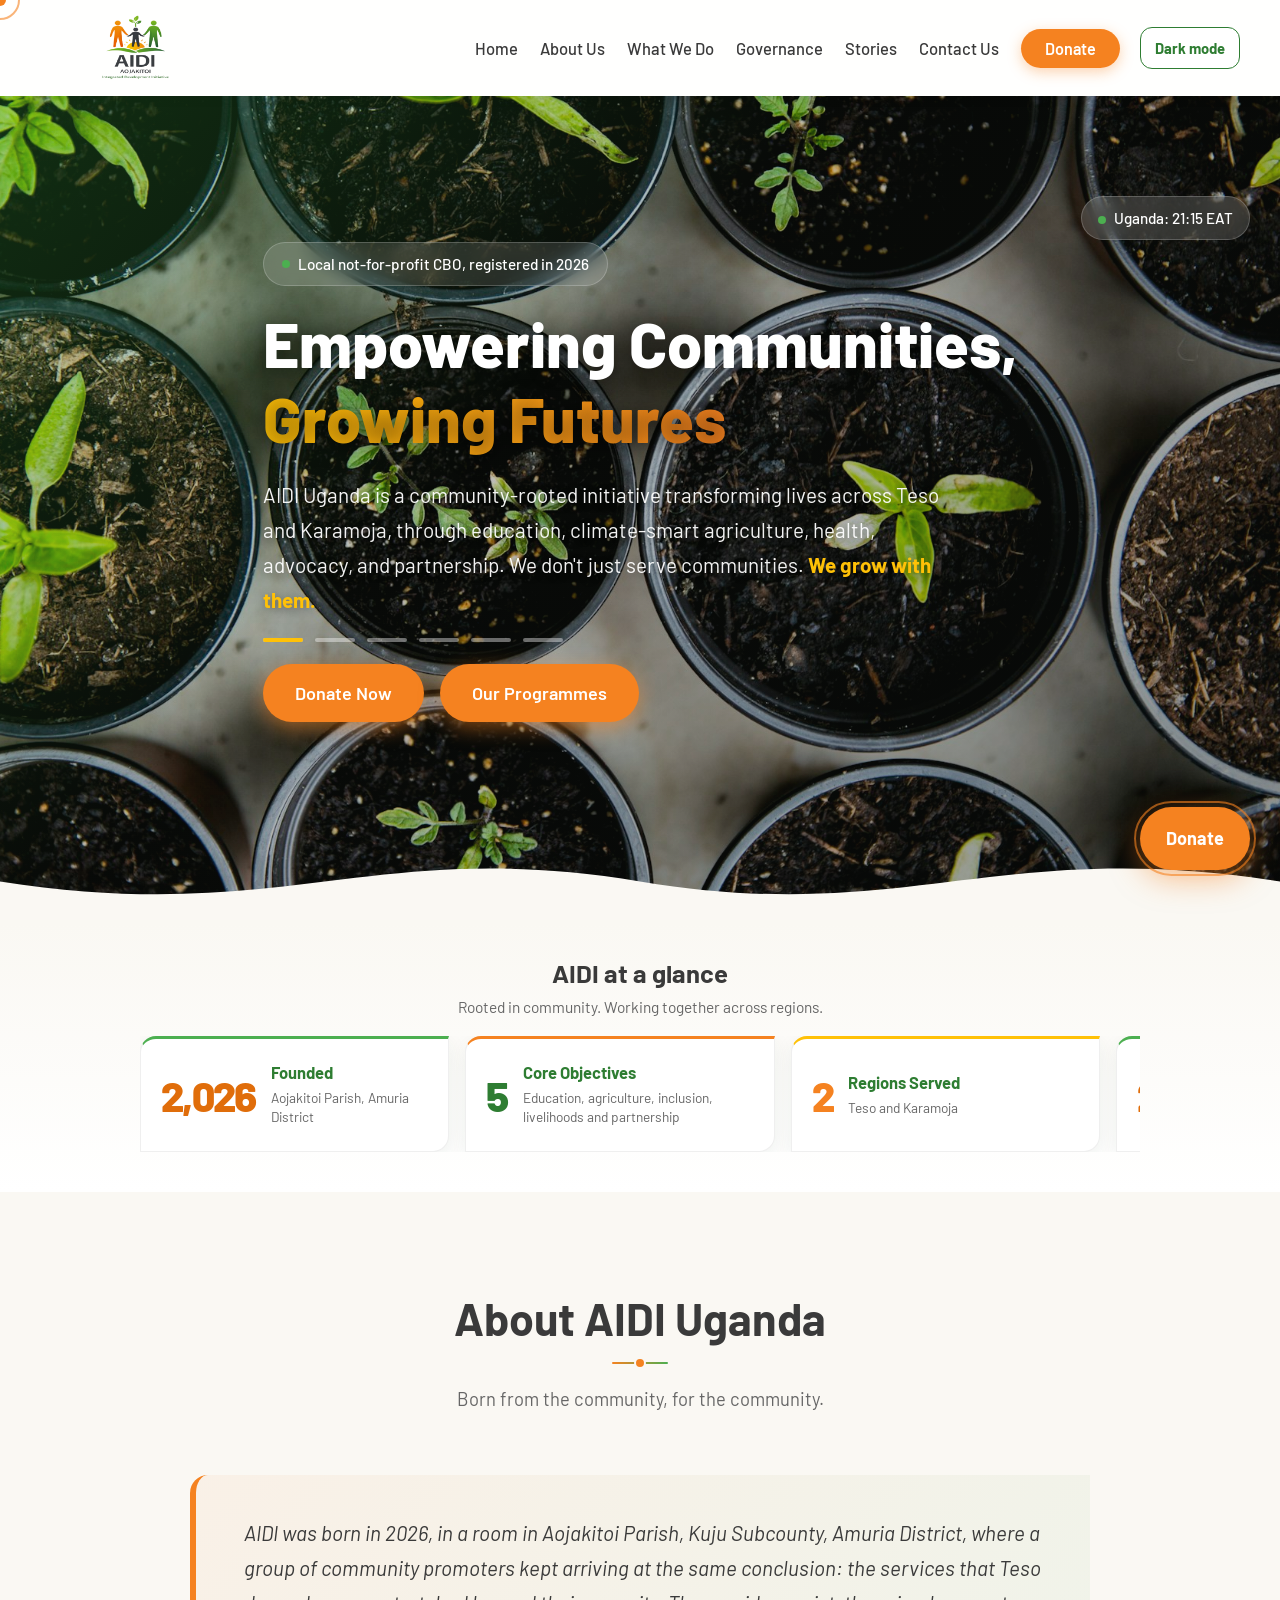
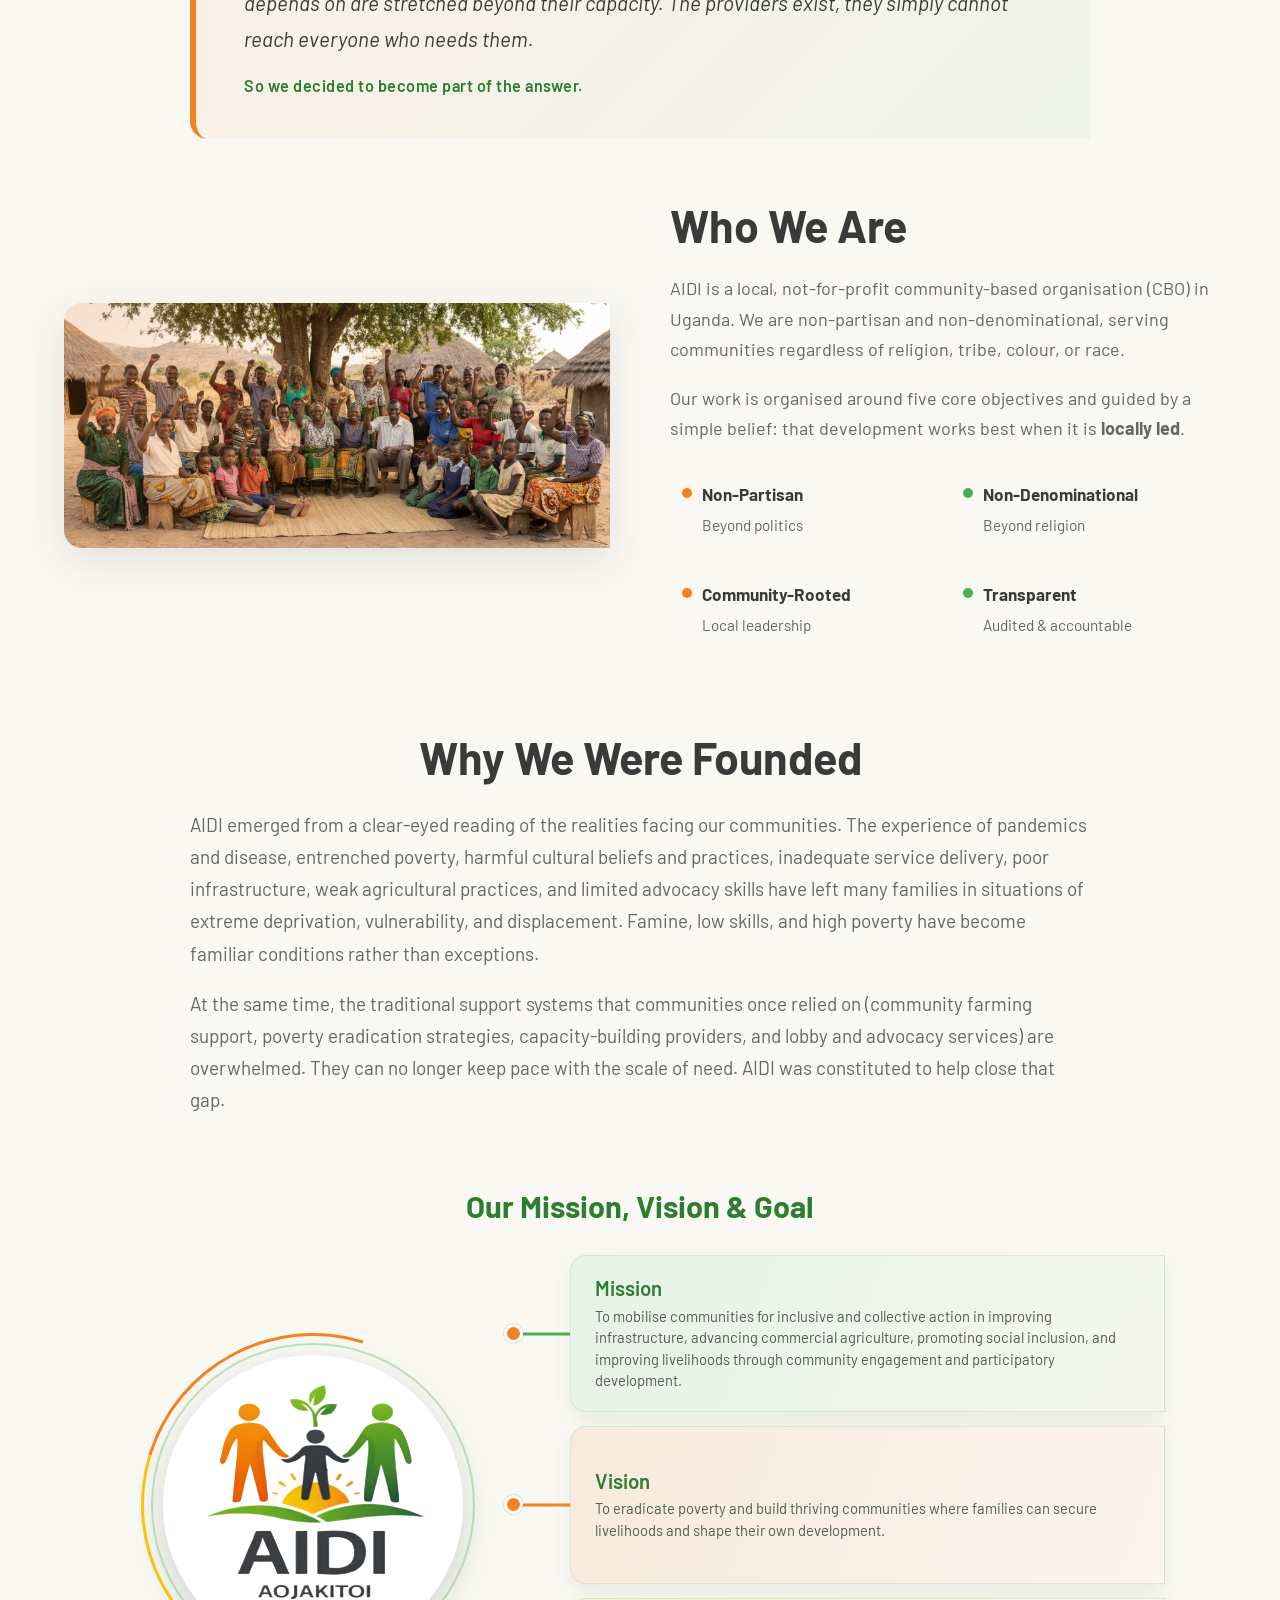
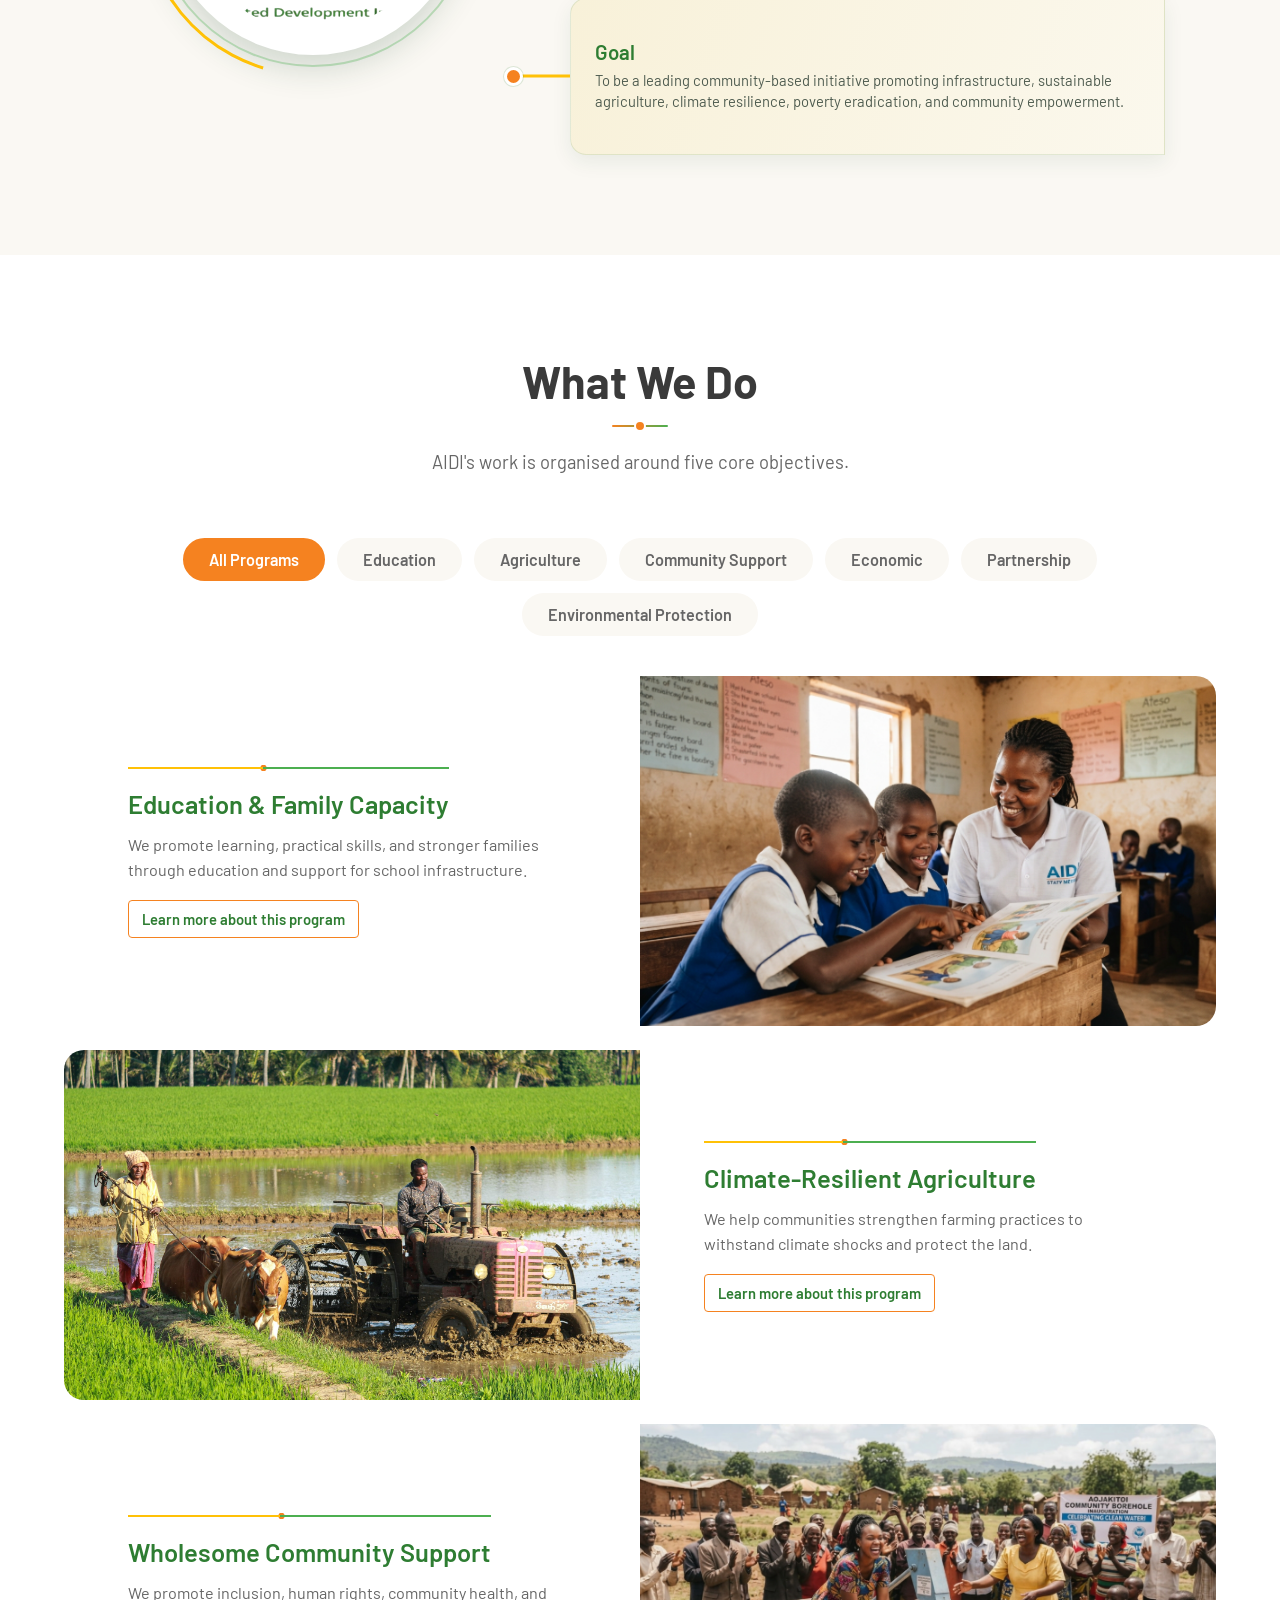
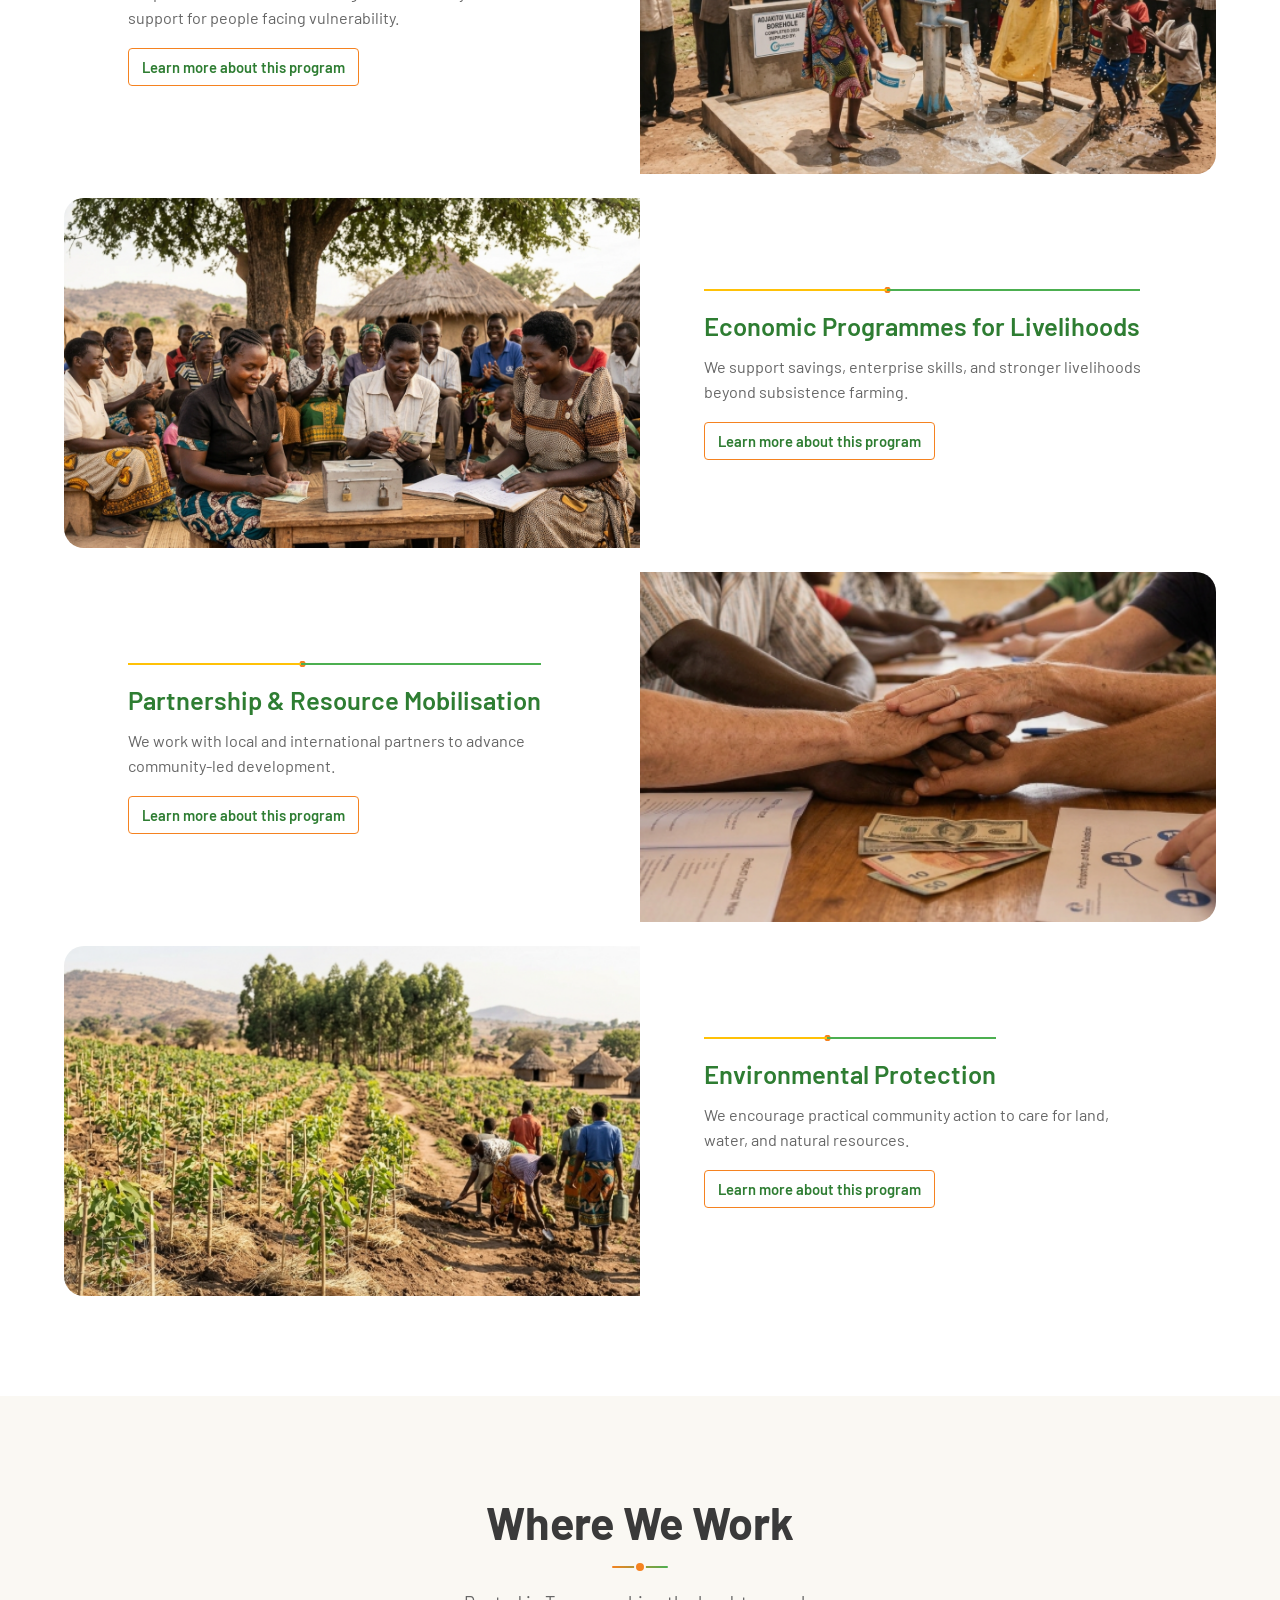
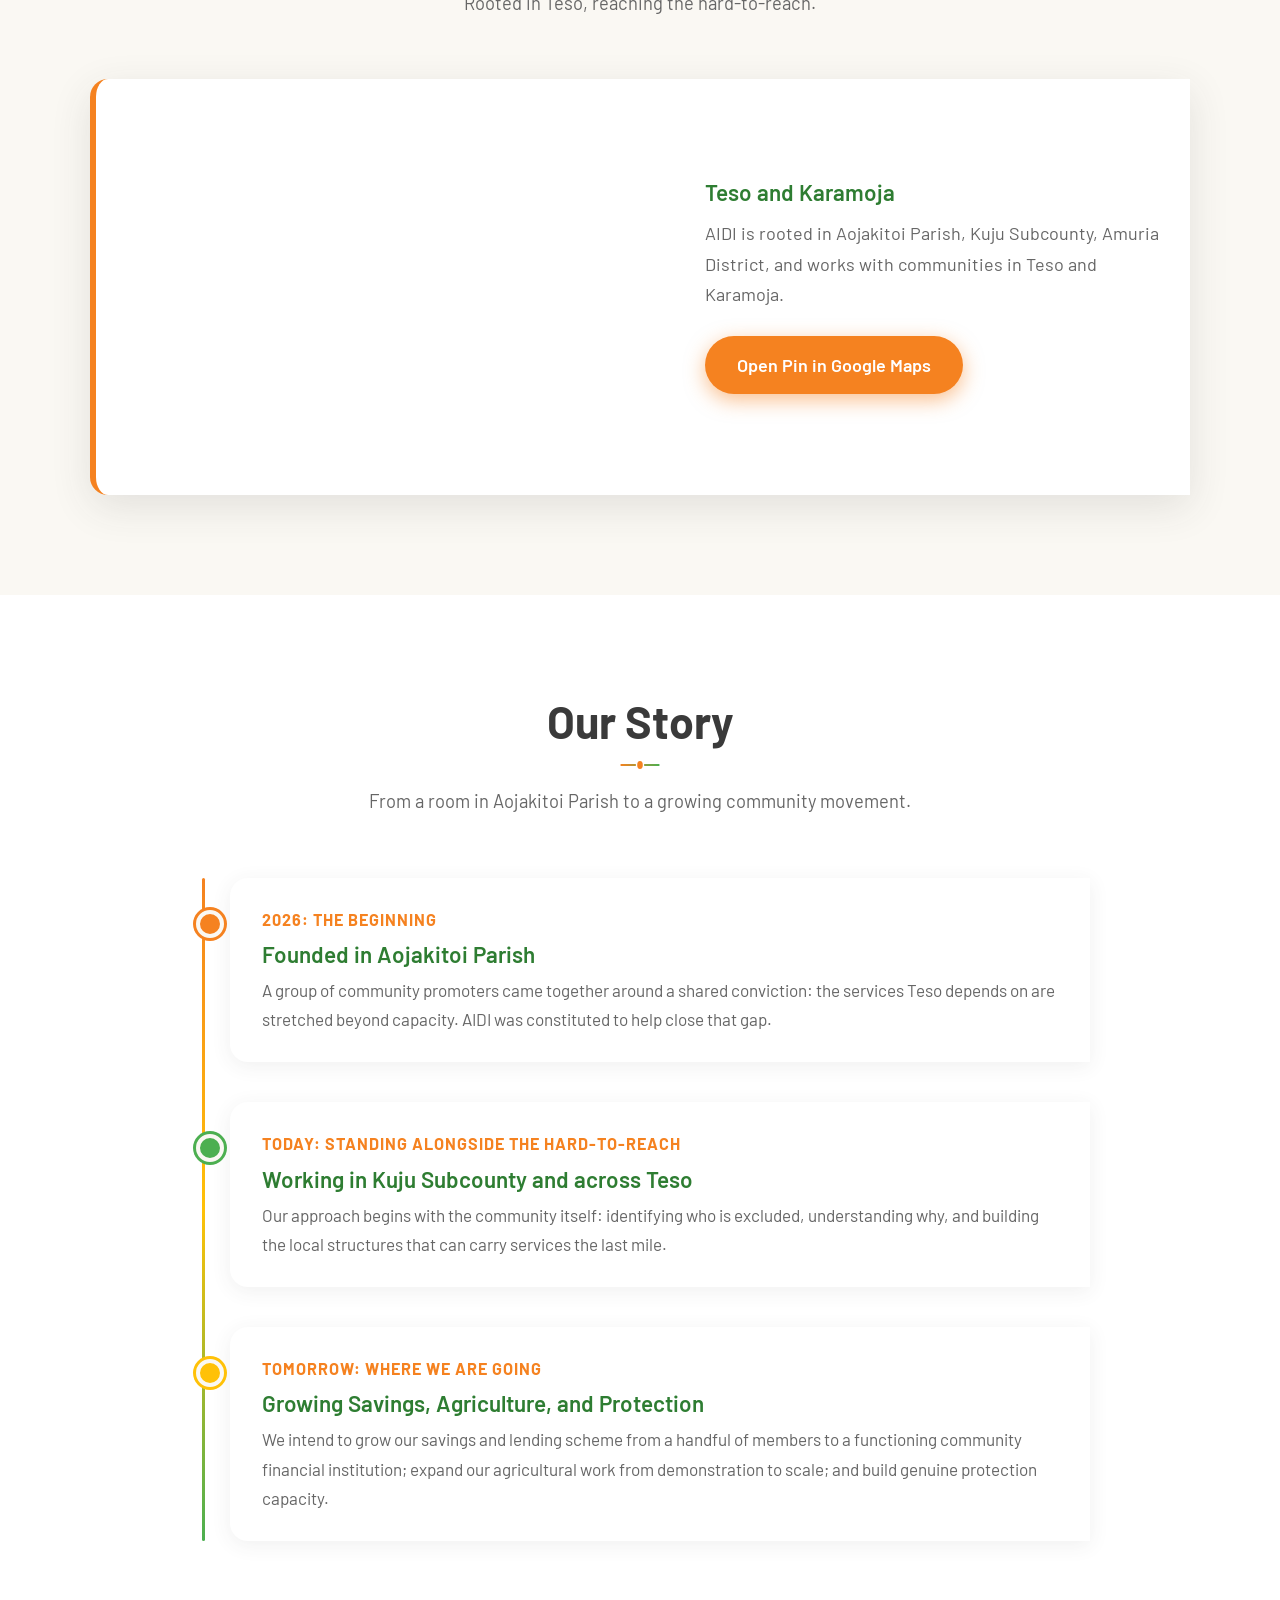
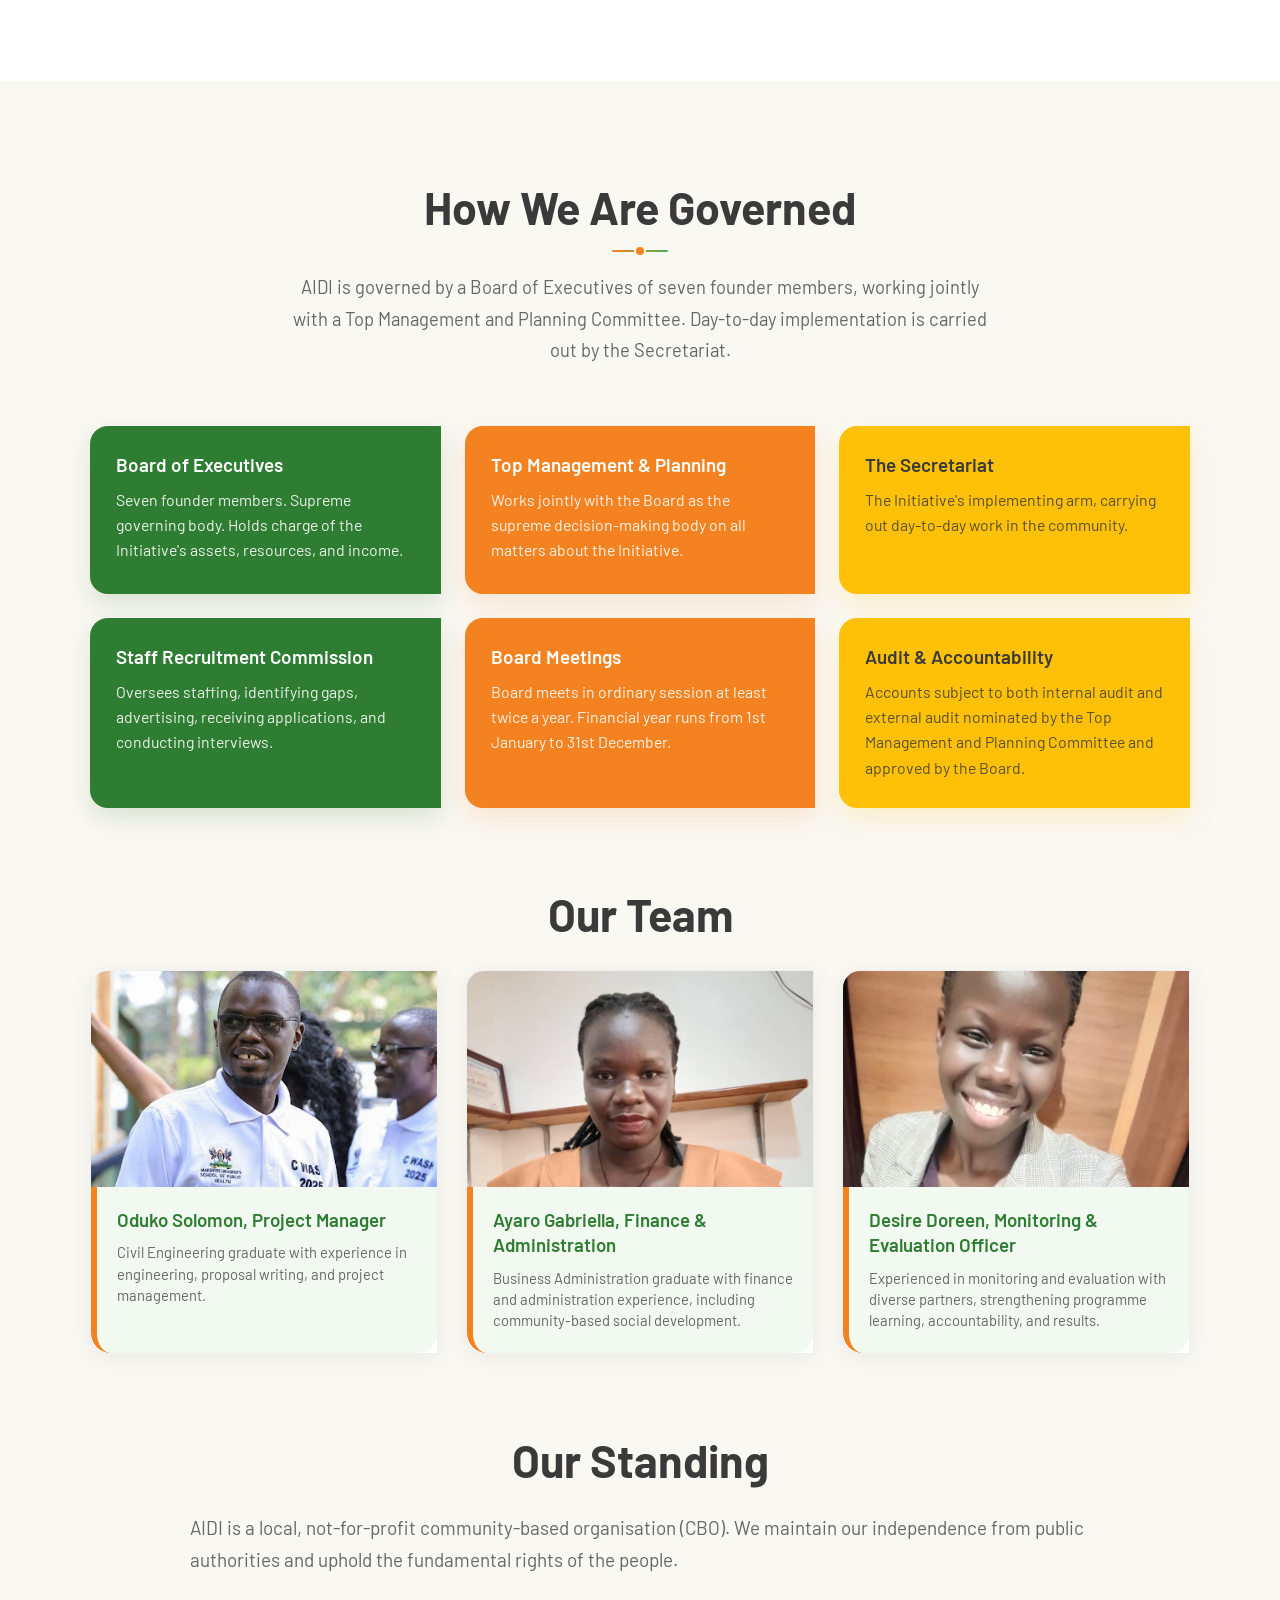
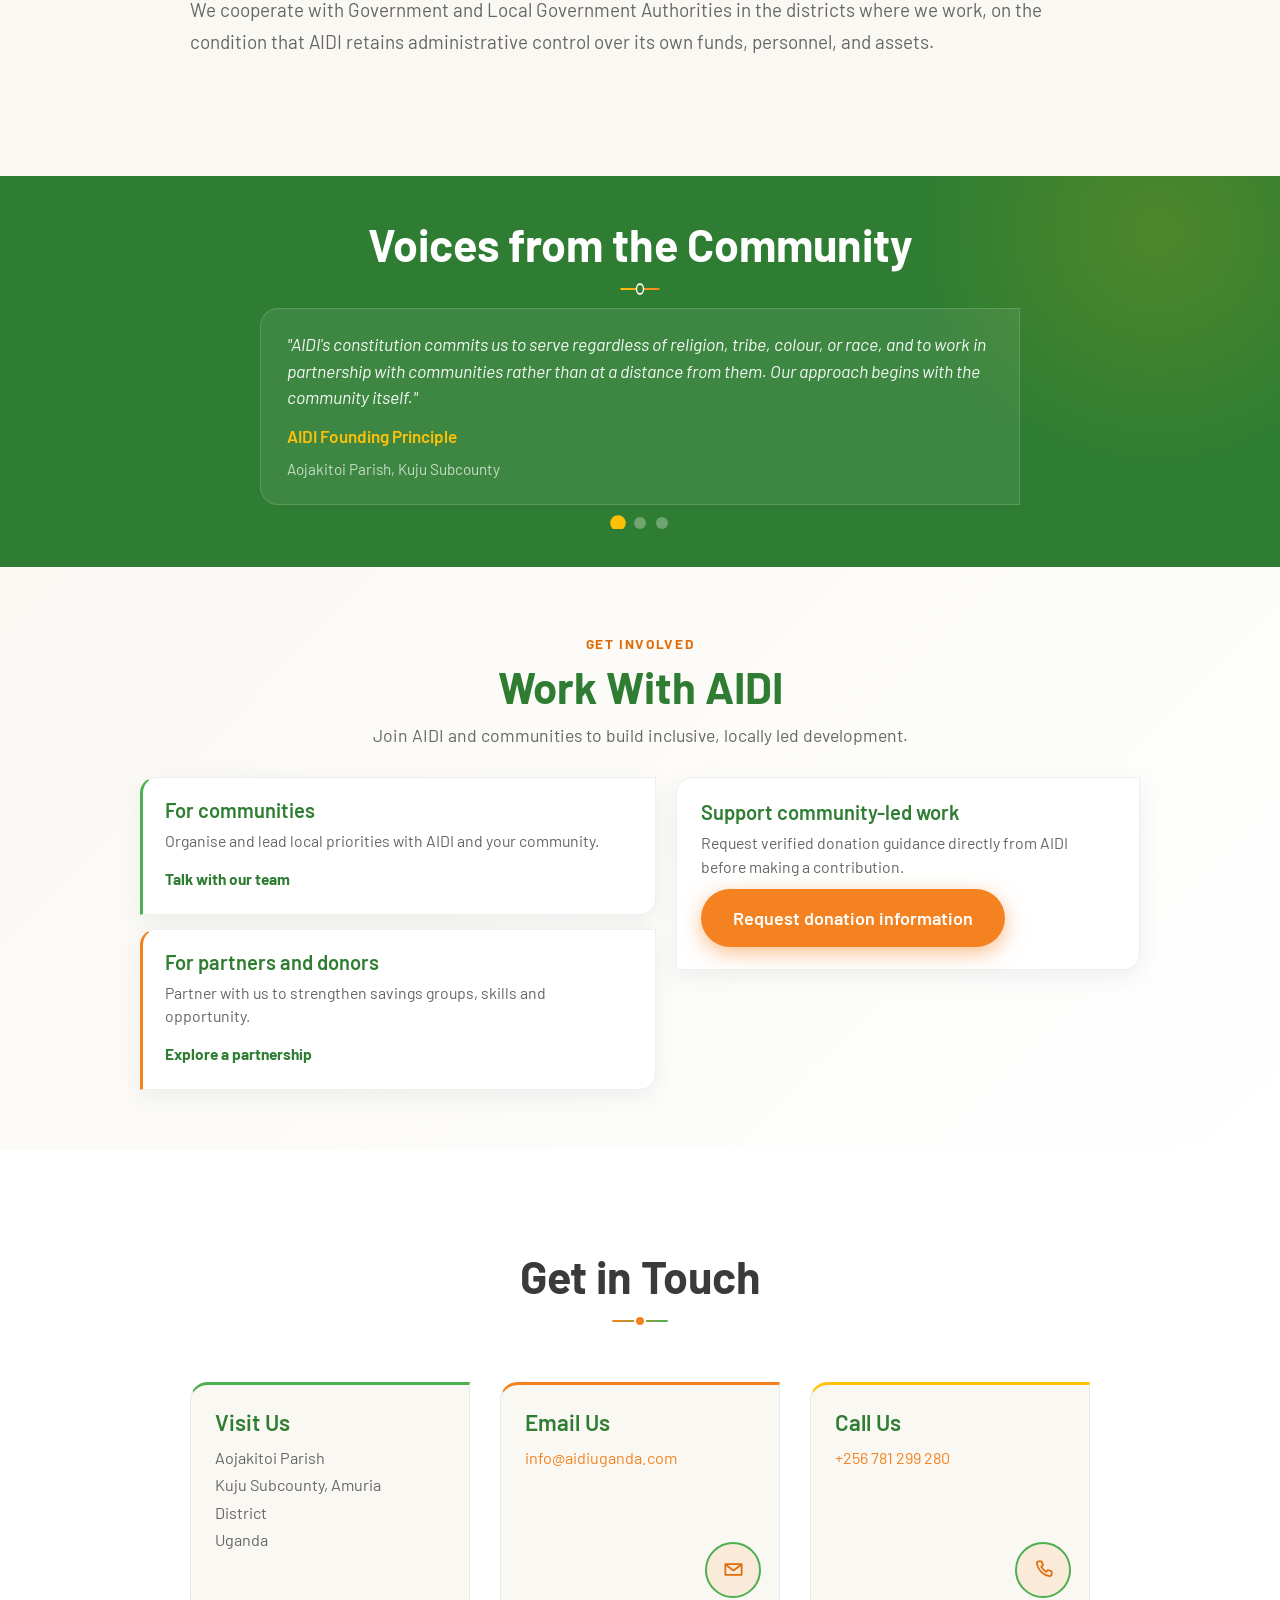
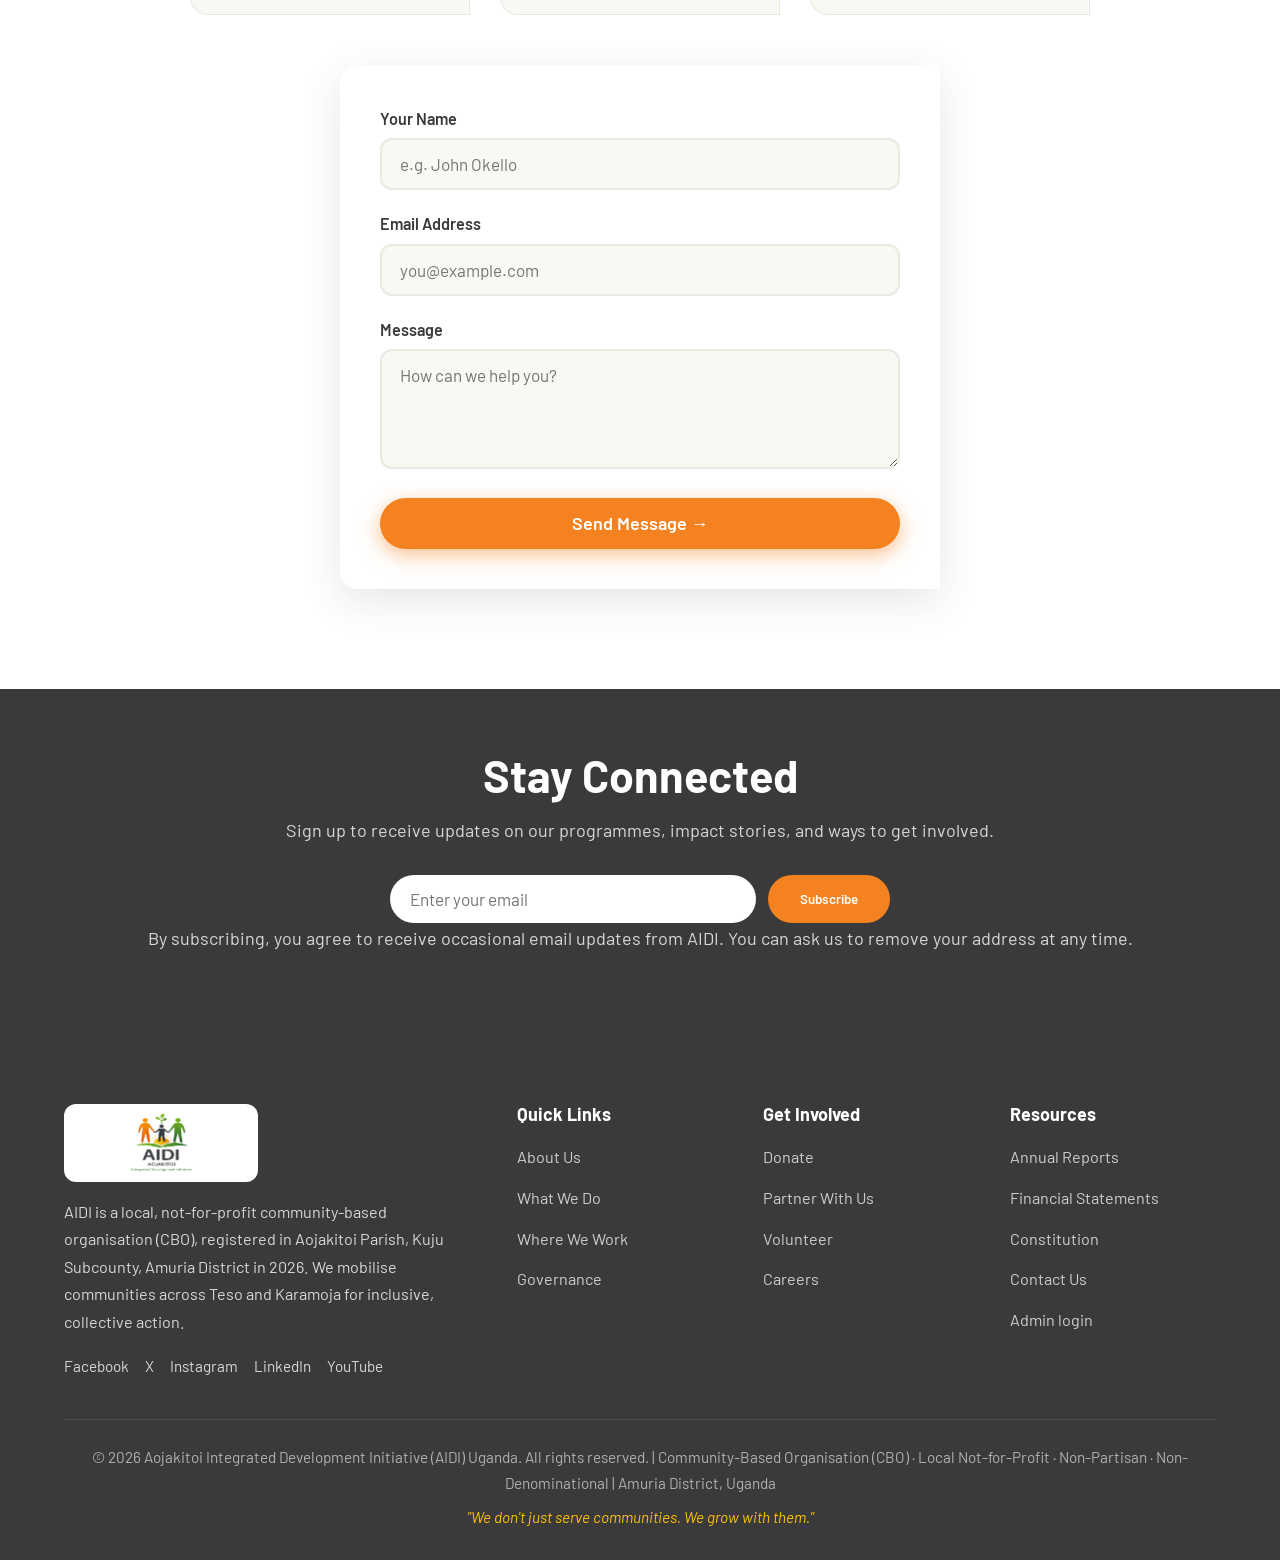
<file: index.html>
<!DOCTYPE html>
<html lang="en">
<head>
<meta charset="UTF-8">
<meta name="viewport" content="width=device-width, initial-scale=1.0">
<title>AIDI Uganda | Aojakitoi Integrated Development Initiative</title>
<meta name="description" content="AIDI Uganda is a community-rooted initiative transforming lives across Teso and Karamoja through education, climate-smart agriculture, health, advocacy, and partnership. We don't just serve communities. We grow with them.">
<meta name="keywords" content="AIDI Uganda, Aojakitoi, Teso, Karamoja, Amuria, community-based organisation Uganda, local not-for-profit, community development, climate-smart agriculture, savings schemes">
<link rel="icon" type="image/png" href="assets/aidi-logo.png">
<link rel="preconnect" href="https://fonts.googleapis.com">
<link rel="preconnect" href="https://fonts.gstatic.com" crossorigin>
<link rel="preload" as="image" href="assets/hero-slide-1.jpg" fetchpriority="high">
<link rel="preload" as="image" href="assets/education-classroom.png">
<link href="https://fonts.googleapis.com/css2?family=Barlow:ital,wght@0,400;0,500;0,600;0,700;0,800;1,400;1,500;1,600;1,700;1,800&display=swap" rel="stylesheet">
<link rel="stylesheet" href="assets/site.css">

</head>
<body data-theme="light">

<div class="cursor-dot"></div>
<div class="cursor-ring"></div>
<div class="scroll-progress" id="progress"></div>

<!-- HEADER -->
<header>
  <div class="container nav-wrap">
    <a href="index.html" class="logo" aria-label="AIDI Uganda home">
      <img class="logo-image" src="assets/aidi-logo.png" alt="AIDI Aojakitoi Integrated Development Initiative">
    </a>
    <nav>
      <ul>
        <li><a href="index.html">Home</a></li>
        <li class="nav-dropdown">
          <a href="about.html">About Us</a>
          <ul class="nav-submenu"><li><a href="where.html">Where We Work</a></li></ul>
        </li>
        <li><a href="programs.html">What We Do</a></li>
        <li><a href="governance.html">Governance</a></li>
        <li><a href="stories.html">Stories</a></li>
        <li><a href="contact.html#contact">Contact Us</a></li>
        <li><a href="donate.html" class="btn-donate">Donate</a></li>
      </ul>
    </nav>
    <div class="header-actions">
      <button class="theme-toggle" id="themeToggle" title="Toggle theme" aria-label="Switch to dark mode">Dark mode</button>
      <button class="menu-toggle" aria-label="Open menu" onclick="document.querySelector('nav ul').classList.toggle('open')">Menu</button>
    </div>
  </div>
</header>

<!-- HERO -->
<section class="hero" id="home">
  <div class="hero-slideshow" id="heroSlideshow">
    <div class="hero-slide active" style="background-image:url('assets/hero-slide-1.jpg');"></div>
    <div class="hero-slide" style="background-image:url('assets/community-savings-group.png');"></div>
    <div class="hero-slide" style="background-image:url('assets/hero-slide-3.jpg');"></div>
    <div class="hero-slide" style="background-image:url('assets/hero-slide-4.jpg');"></div>
    <div class="hero-slide" style="background-image:url('assets/education-classroom.png');"></div>
    <div class="hero-slide" style="background-image:url('https://images.unsplash.com/photo-1509099836639-18ba1795216d?auto=format&amp;fit=crop&amp;w=1600&amp;q=85');"></div>
  </div>
  <div class="hero-overlay"></div>
  <div class="container">
    <div class="live-clock"><span class="dot"></span>Uganda: <span id="clock">--:--</span> EAT</div>
    <div class="hero-content">
      <div class="hero-badge">
        <span class="live-dot"></span>
        Local not-for-profit CBO, registered in 2026
      </div>
      <h1>Empowering Communities,<br><span>Growing Futures</span></h1>
      <p>AIDI Uganda is a community-rooted initiative transforming lives across Teso and Karamoja, through education, climate-smart agriculture, health, advocacy, and partnership. We don't just serve communities. <strong>We grow with them.</strong></p>
      <div class="hero-dots" id="heroDots">
        <button class="hero-dot active" data-slide="0" aria-label="Slide 1"></button>
        <button class="hero-dot" data-slide="1" aria-label="Slide 2"></button>
        <button class="hero-dot" data-slide="2" aria-label="Slide 3"></button>
        <button class="hero-dot" data-slide="3" aria-label="Slide 4"></button>
        <button class="hero-dot" data-slide="4" aria-label="Slide 5"></button>
        <button class="hero-dot" data-slide="5" aria-label="Slide 6"></button>
      </div>
      <div class="hero-btns">
        <a href="#donate" class="btn btn-primary" onclick="celebrate(event)">Donate Now</a>
        <a href="programs.html" class="btn btn-primary">Our Programmes</a>
      </div>
    </div>
  </div>
  <svg class="hero-wave" viewBox="0 0 1440 100" preserveAspectRatio="none">
    <path fill="#FAF8F3" d="M0,50 C320,100 420,0 720,50 C1020,100 1120,0 1440,50 L1440,100 L0,100 Z"></path>
  </svg>
</section>

<!-- STATS -->
<section class="stats" aria-labelledby="stats-title">
  <div class="container">
    <div class="stats-heading">
      <h2 id="stats-title">AIDI at a glance</h2>
      <p>Rooted in community. Working together across regions.</p>
    </div>
    <div class="stats-viewport" aria-label="AIDI at a glance">
      <div class="stats-track">
        <div class="stats-grid">
          <article class="stat-item">
            <span class="stat-num" data-count="2026">0</span>
            <div class="stat-copy">
              <h3 class="stat-label">Founded</h3>
              <p class="stat-note">Aojakitoi Parish, Amuria District</p>
            </div>
          </article>
          <article class="stat-item">
            <span class="stat-num" data-count="5">0</span>
            <div class="stat-copy">
              <h3 class="stat-label">Core Objectives</h3>
              <p class="stat-note">Education, agriculture, inclusion, livelihoods and partnership</p>
            </div>
          </article>
          <article class="stat-item">
            <span class="stat-num" data-count="2">0</span>
            <div class="stat-copy">
              <h3 class="stat-label">Regions Served</h3>
              <p class="stat-note">Teso and Karamoja</p>
            </div>
          </article>
        </div>
      </div>
    </div>
  </div>
</section>

<!-- ABOUT -->
<section class="section" id="about">
  <div class="container">
    <div class="section-head fade-up">
      <h2>About AIDI Uganda</h2>
      <div class="divider"></div>
      <p>Born from the community, for the community.</p>
    </div>

    <div class="story-quote fade-up">
      AIDI was born in 2026, in a room in Aojakitoi Parish, Kuju Subcounty, Amuria District, where a group of community promoters kept arriving at the same conclusion: the services that Teso depends on are stretched beyond their capacity. The providers exist, they simply cannot reach everyone who needs them.
      <cite>So we decided to become part of the answer.</cite>
    </div>

    <div class="about-grid">
      <div class="about-img fade-left">
        <img src="assets/aidi-who-we-are.png" alt="Aojakitoi community members gathered together under a tree">
      </div>
      <div class="about-text fade-right">
        <h2>Who We Are</h2>
        <p>AIDI is a local, not-for-profit community-based organisation (CBO) in Uganda. We are non-partisan and non-denominational, serving communities regardless of religion, tribe, colour, or race.</p>
        <p>Our work is organised around five core objectives and guided by a simple belief: that development works best when it is <strong>locally led</strong>.</p>
        <div class="values">
          <div class="value-item"><div class="value-dot"></div><div><strong>Non-Partisan</strong><span>Beyond politics</span></div></div>
          <div class="value-item"><div class="value-dot"></div><div><strong>Non-Denominational</strong><span>Beyond religion</span></div></div>
          <div class="value-item"><div class="value-dot"></div><div><strong>Community-Rooted</strong><span>Local leadership</span></div></div>
          <div class="value-item"><div class="value-dot"></div><div><strong>Transparent</strong><span>Audited & accountable</span></div></div>
        </div>
      </div>
    </div>

    <div style="max-width:900px;margin:80px auto 0;" class="fade-up">
      <h2 style="text-align:center;margin-bottom:24px;">Why We Were Founded</h2>
      <p style="color:var(--text-muted);font-size:1.05rem;">AIDI emerged from a clear-eyed reading of the realities facing our communities. The experience of pandemics and disease, entrenched poverty, harmful cultural beliefs and practices, inadequate service delivery, poor infrastructure, weak agricultural practices, and limited advocacy skills have left many families in situations of extreme deprivation, vulnerability, and displacement. Famine, low skills, and high poverty have become familiar conditions rather than exceptions.</p>
      <p style="color:var(--text-muted);font-size:1.05rem;">At the same time, the traditional support systems that communities once relied on (community farming support, poverty eradication strategies, capacity-building providers, and lobby and advocacy services) are overwhelmed. They can no longer keep pace with the scale of need. AIDI was constituted to help close that gap.</p>
    </div>

    <section class="mission-vision-goal fade-up" aria-labelledby="missionVisionGoalTitle">
      <h2 id="missionVisionGoalTitle">Our Mission, Vision &amp; Goal</h2>
      <div class="mvg-layout">
        <div class="mvg-visual">
          <img src="assets/aidi-logo.png" alt="AIDI Aojakitoi Integrated Development Initiative" loading="lazy">
        </div>
        <div class="mvg-panels">
          <article class="mvg-panel mvg-mission">
            <span class="mvg-connector" aria-hidden="true"></span>
            <div>
              <h3>Mission</h3>
              <p>To mobilise communities for inclusive and collective action in improving infrastructure, advancing commercial agriculture, promoting social inclusion, and improving livelihoods through community engagement and participatory development.</p>
            </div>
          </article>
          <article class="mvg-panel mvg-vision">
            <span class="mvg-connector" aria-hidden="true"></span>
            <div>
              <h3>Vision</h3>
              <p>To eradicate poverty and build thriving communities where families can secure livelihoods and shape their own development.</p>
            </div>
          </article>
          <article class="mvg-panel mvg-goal">
            <span class="mvg-connector" aria-hidden="true"></span>
            <div>
              <h3>Goal</h3>
              <p>To be a leading community-based initiative promoting infrastructure, sustainable agriculture, climate resilience, poverty eradication, and community empowerment.</p>
            </div>
          </article>
        </div>
      </div>
    </section>
  </div>
</section>

<!-- PROGRAMS -->
<section class="section section-alt" id="programs">
  <div class="container">
    <div class="section-head fade-up">
      <h2>What We Do</h2>
      <div class="divider"></div>
      <p>AIDI's work is organised around five core objectives.</p>
    </div>
    <div class="filter-bar fade-up">
      <button class="filter-btn active" data-filter="all">All Programs</button>
      <button class="filter-btn" data-filter="education">Education</button>
      <button class="filter-btn" data-filter="agriculture">Agriculture</button>
      <button class="filter-btn" data-filter="support">Community Support</button>
      <button class="filter-btn" data-filter="economic">Economic</button>
      <button class="filter-btn" data-filter="partnership">Partnership</button>
      <button class="filter-btn" data-filter="environment">Environmental Protection</button>
    </div>
    <div class="objectives-grid">
      <article class="objective-card fade-up" data-category="education">
        <figure class="objective-image"><img src="assets/education-classroom.png" alt="AIDI educator helping children learn together in their classroom" loading="lazy"></figure>
        <div class="objective-card-body">
          <h3><span class="objective-title">Education & Family Capacity</span></h3>
          <p>We promote learning, practical skills, and stronger families through education and support for school infrastructure.</p>
          <button type="button" class="objective-link" onclick="openModal('education')" aria-haspopup="dialog">Learn more about this program</button>
        </div>
      </article>
      <article class="objective-card fade-up" data-category="agriculture">
        <figure class="objective-image"><img src="assets/hero-slide-3.jpg" alt="Farmers working in a field" loading="lazy"></figure>
        <div class="objective-card-body">
          <h3><span class="objective-title">Climate-Resilient Agriculture</span></h3>
          <p>We help communities strengthen farming practices to withstand climate shocks and protect the land.</p>
          <button type="button" class="objective-link" onclick="openModal('agriculture')" aria-haspopup="dialog">Learn more about this program</button>
        </div>
      </article>
      <article class="objective-card fade-up" data-category="support">
        <figure class="objective-image"><img src="assets/community-water-access.png" alt="Community celebrating access to clean water at a village borehole" loading="lazy"></figure>
        <div class="objective-card-body">
          <h3><span class="objective-title">Wholesome Community Support</span></h3>
          <p>We promote inclusion, human rights, community health, and support for people facing vulnerability.</p>
          <button type="button" class="objective-link" onclick="openModal('support')" aria-haspopup="dialog">Learn more about this program</button>
        </div>
      </article>
      <article class="objective-card fade-up" data-category="economic">
        <figure class="objective-image"><img src="assets/community-savings-group.png" alt="Community members building livelihoods through a savings group" loading="lazy"></figure>
        <div class="objective-card-body">
          <h3><span class="objective-title">Economic Programmes for Livelihoods</span></h3>
          <p>We support savings, enterprise skills, and stronger livelihoods beyond subsistence farming.</p>
          <button type="button" class="objective-link" onclick="openModal('economic')" aria-haspopup="dialog">Learn more about this program</button>
        </div>
      </article>
      <article class="objective-card fade-up" data-category="partnership">
        <figure class="objective-image"><img src="assets/community-partnership.png" alt="Community members joining hands around a table during a partnership meeting" loading="lazy"></figure>
        <div class="objective-card-body">
          <h3><span class="objective-title">Partnership & Resource Mobilisation</span></h3>
          <p>We work with local and international partners to advance community-led development.</p>
          <button type="button" class="objective-link" onclick="openModal('partnership')" aria-haspopup="dialog">Learn more about this program</button>
        </div>
      </article>
      <article class="objective-card fade-up" data-category="environment">
        <figure class="objective-image"><img src="assets/community-environmental-protection.png" alt="Community members tending crops in a field alongside trees and natural vegetation" loading="lazy"></figure>
        <div class="objective-card-body">
          <h3><span class="objective-title">Environmental Protection</span></h3>
          <p>We encourage practical community action to care for land, water, and natural resources.</p>
          <button type="button" class="objective-link" onclick="openModal('environment')" aria-haspopup="dialog">Learn more about this program</button>
        </div>
      </article>
    </div>
  </div>
</section>

<!-- WHERE WE WORK -->
<section class="section" id="where">
  <div class="container">
    <div class="section-head fade-up">
      <h2>Where We Work</h2>
      <div class="divider"></div>
      <p>Rooted in Teso, reaching the hard-to-reach.</p>
    </div>
    <div class="location-card fade-up">
      <iframe
        class="location-map"
        title="Live Google Map showing the AIDI location in Awojaitoi, Amuria District"
        src="https://www.google.com/maps?q=2.177503,33.553347&amp;z=15&amp;output=embed"
        loading="lazy"
        referrerpolicy="no-referrer-when-downgrade"
        allowfullscreen>
      </iframe>
      <div>
        <h3>Teso and Karamoja</h3>
        <p>AIDI is rooted in Aojakitoi Parish, Kuju Subcounty, Amuria District, and works with communities in Teso and Karamoja.</p>
        <a class="btn btn-primary" href="https://maps.app.goo.gl/Q9k5MGoZpjSfDt8W7" target="_blank" rel="noopener noreferrer">Open Pin in Google Maps</a>
      </div>
    </div>
  </div>
</section>

<!-- STORY / TIMELINE -->
<section class="section section-alt">
  <div class="container">
    <div class="section-head fade-up">
      <h2>Our Story</h2>
      <div class="divider"></div>
      <p>From a room in Aojakitoi Parish to a growing community movement.</p>
    </div>
    <div class="timeline">
      <div class="timeline-item fade-up">
        <div class="timeline-year">2026: The Beginning</div>
        <h3>Founded in Aojakitoi Parish</h3>
        <p>A group of community promoters came together around a shared conviction: the services Teso depends on are stretched beyond capacity. AIDI was constituted to help close that gap.</p>
      </div>
      <div class="timeline-item fade-up">
        <div class="timeline-year">Today: Standing Alongside the Hard-to-Reach</div>
        <h3>Working in Kuju Subcounty and across Teso</h3>
        <p>Our approach begins with the community itself: identifying who is excluded, understanding why, and building the local structures that can carry services the last mile.</p>
      </div>
      <div class="timeline-item fade-up">
        <div class="timeline-year">Tomorrow: Where We Are Going</div>
        <h3>Growing Savings, Agriculture, and Protection</h3>
        <p>We intend to grow our savings and lending scheme from a handful of members to a functioning community financial institution; expand our agricultural work from demonstration to scale; and build genuine protection capacity.</p>
      </div>
    </div>
  </div>
</section>

<!-- GOVERNANCE -->
<section class="section" id="governance">
  <div class="container">
    <div class="section-head fade-up">
      <h2>How We Are Governed</h2>
      <div class="divider"></div>
      <p>AIDI is governed by a Board of Executives of seven founder members, working jointly with a Top Management and Planning Committee. Day-to-day implementation is carried out by the Secretariat.</p>
    </div>
    <div class="governance-grid governance-structure-grid">
      <div class="governance-card fade-up">
        <h3>Board of Executives</h3>
        <p>Seven founder members. Supreme governing body. Holds charge of the Initiative's assets, resources, and income.</p>
      </div>
      <div class="governance-card fade-up">
        <h3>Top Management & Planning</h3>
        <p>Works jointly with the Board as the supreme decision-making body on all matters about the Initiative.</p>
      </div>
      <div class="governance-card fade-up">
        <h3>The Secretariat</h3>
        <p>The Initiative's implementing arm, carrying out day-to-day work in the community.</p>
      </div>
      <div class="governance-card fade-up">
        <h3>Staff Recruitment Commission</h3>
        <p>Oversees staffing, identifying gaps, advertising, receiving applications, and conducting interviews.</p>
      </div>
      <div class="governance-card fade-up">
        <h3>Board Meetings</h3>
        <p>Board meets in ordinary session at least twice a year. Financial year runs from 1st January to 31st December.</p>
      </div>
      <div class="governance-card fade-up">
        <h3>Audit & Accountability</h3>
        <p>Accounts subject to both internal audit and external audit nominated by the Top Management and Planning Committee and approved by the Board.</p>
      </div>
    </div>

    <div class="team-section fade-up">
      <h2>Our Team</h2>
      <div class="team-grid">
        <article class="team-card">
          <img class="team-photo" src="assets/team/oduko-solomon.png" alt="Oduko Solomon">
          <div class="team-card-content">
            <h3>Oduko Solomon, Project Manager</h3>
            <p class="team-credentials">Civil Engineering graduate with experience in engineering, proposal writing, and project management.</p>
          </div>
        </article>
        <article class="team-card">
          <img class="team-photo" src="assets/team/ayaro-gabriella.png" alt="Ayaro Gabriella">
          <div class="team-card-content">
            <h3>Ayaro Gabriella, Finance &amp; Administration</h3>
            <p class="team-credentials">Business Administration graduate with finance and administration experience, including community-based social development.</p>
          </div>
        </article>
        <article class="team-card">
          <img class="team-photo" src="assets/team/desire-doreen.png" alt="Desire Doreen">
          <div class="team-card-content">
            <h3>Desire Doreen, Monitoring &amp; Evaluation Officer</h3>
            <p class="team-credentials">Experienced in monitoring and evaluation with diverse partners, strengthening programme learning, accountability, and results.</p>
          </div>
        </article>
      </div>
    </div>

    <div style="max-width:900px;margin:80px auto 0;" class="fade-up">
      <h2 style="text-align:center;margin-bottom:24px;">Our Standing</h2>
      <p style="color:var(--text-muted);font-size:1.05rem;">AIDI is a local, not-for-profit community-based organisation (CBO). We maintain our independence from public authorities and uphold the fundamental rights of the people.</p>
      <p style="color:var(--text-muted);font-size:1.05rem;">We cooperate with Government and Local Government Authorities in the districts where we work, on the condition that AIDI retains administrative control over its own funds, personnel, and assets.</p>
    </div>
  </div>
</section>

<!-- TESTIMONIALS -->
<section class="section testimonials" id="impact">
  <div class="container">
    <div class="section-head fade-up">
      <h2>Voices from the Community</h2>
      <div class="divider"></div>
    </div>
    <div class="carousel" role="region" aria-label="Community voices">
      <div class="testimonial-track">
        <article class="testimonial-slide">
          <blockquote>"AIDI's constitution commits us to serve regardless of religion, tribe, colour, or race, and to work in partnership with communities rather than at a distance from them. Our approach begins with the community itself."</blockquote>
          <cite>AIDI Founding Principle <span>Aojakitoi Parish, Kuju Subcounty</span></cite>
        </article>
        <article class="testimonial-slide">
          <blockquote>"Infrastructure is not construction. It is access. A community that cannot reach a market cannot sell its harvest at a fair price; a community that cannot reach a road cannot reach a clinic."</blockquote>
          <cite>AIDI Constitution <span>Article on Infrastructure</span></cite>
        </article>
        <article class="testimonial-slide">
          <blockquote>"Support that compounds. Every shilling circulated through a structured local scheme keeps working, member after member, season after season."</blockquote>
          <cite>AIDI Economic Vision <span>Savings &amp; Lending Schemes</span></cite>
        </article>
      </div>
      <div class="carousel-dots">
        <button class="carousel-dot active" type="button" data-slide="0" aria-label="Show community voice 1" aria-current="true"></button>
        <button class="carousel-dot" type="button" data-slide="1" aria-label="Show community voice 2"></button>
        <button class="carousel-dot" type="button" data-slide="2" aria-label="Show community voice 3"></button>
      </div>
    </div>
  </div>
</section>

<!-- WORK WITH US -->
<section class="section work-with-us" id="donate">
  <div class="container">
    <div class="work-with-us-heading fade-up">
      <span class="work-with-us-kicker">Get involved</span>
      <h2>Work With AIDI</h2>
      <p>Join AIDI and communities to build inclusive, locally led development.</p>
    </div>
    <div class="work-with-us-layout">
      <div class="work-options">
        <article class="work-option">
          <h3>For communities</h3>
          <p>Organise and lead local priorities with AIDI and your community.</p>
          <a class="work-option-link" href="contact.html#contact">Talk with our team</a>
        </article>
        <article class="work-option">
          <h3>For partners and donors</h3>
          <p>Partner with us to strengthen savings groups, skills and opportunity.</p>
          <a class="work-option-link" href="contact.html#contact">Explore a partnership</a>
        </article>
      </div>
      <aside class="donation-request-panel">
        <h3>Support community-led work</h3>
        <p>Request verified donation guidance directly from AIDI before making a contribution.</p>
        <a class="btn btn-primary" href="donate.html#donationRequestForm">Request donation information</a>
      </aside>
    </div>
  </div>
</section>

<!-- CONTACT -->
<section class="section section-alt" id="contact">
  <div class="container">
    <div class="section-head fade-up">
      <h2>Get in Touch</h2>
      <div class="divider"></div>
    </div>
    <div class="contact-grid">
      <div class="contact-card fade-up">
        <h3>Visit Us</h3>
        <p>Aojakitoi Parish<br>Kuju Subcounty, Amuria District<br>Uganda</p>
      </div>
      <div class="contact-card fade-up">
        <h3>Email Us</h3>
        <p><a href="mailto:info@aidiuganda.com">info@aidiuganda.com</a></p>
        <a class="contact-action-icon" href="mailto:info@aidiuganda.com" aria-label="Email AIDI Uganda">
          <svg viewBox="0 0 24 24" aria-hidden="true"><path d="M3.5 6.5h17v11h-17z"/><path d="m4 7 8 6 8-6"/></svg>
        </a>
      </div>
      <div class="contact-card fade-up">
        <h3>Call Us</h3>
        <p><a href="tel:+256781299280">+256 781 299 280</a></p>
        <a class="contact-action-icon" href="tel:+256781299280" aria-label="Call AIDI Uganda">
          <svg viewBox="0 0 24 24" aria-hidden="true"><path d="M7 3.5h3l1.5 4-2 1.5a15 15 0 0 0 5.5 5.5l1.5-2 4 1.5v3c0 1.1-.9 2-2 2A16.5 16.5 0 0 1 5 5.5c0-1.1.9-2 2-2Z"/></svg>
        </a>
      </div>
    </div>
    <form class="contact-form fade-up" onsubmit="submitForm(event)">
      <div class="form-group">
        <label for="name">Your Name</label>
        <input type="text" id="name" required placeholder="e.g. John Okello">
      </div>
      <div class="form-group">
        <label for="email">Email Address</label>
        <input type="email" id="email" required placeholder="you@example.com">
      </div>
      <div class="form-group">
        <label for="message">Message</label>
        <textarea id="message" required placeholder="How can we help you?"></textarea>
      </div>
      <button type="submit" class="btn btn-primary" style="width:100%;justify-content:center;">Send Message →</button>
      <div class="form-notice" id="formSuccess" role="status" aria-live="polite"></div>
    </form>
  </div>
</section>

<!-- NEWSLETTER -->
<section class="newsletter">
  <div class="container fade-up">
    <h2>Stay Connected</h2>
    <p>Sign up to receive updates on our programmes, impact stories, and ways to get involved.</p>
    <form class="newsletter-form" onsubmit="subscribe(event)">
      <input type="email" name="email" placeholder="Enter your email" autocomplete="email" required>
      <input type="text" name="website" class="newsletter-honeypot" tabindex="-1" autocomplete="off" aria-hidden="true">
      <button type="submit">Subscribe</button>
    </form>
    <p class="newsletter-consent">By subscribing, you agree to receive occasional email updates from AIDI. You can ask us to remove your address at any time.</p>
    <p style="margin-top:16px;font-size:0.85rem;opacity:0.9;" id="newsletterMsg" role="status" aria-live="polite"></p>
  </div>
</section>

<!-- FOOTER -->
<footer>
  <div class="container">
    <div class="footer-grid">
      <div>
        <div class="footer-brand">
          <img class="logo-image" src="assets/aidi-logo.png" alt="AIDI Aojakitoi Integrated Development Initiative">
        </div>
        <p style="font-size:0.9rem;">AIDI is a local, not-for-profit community-based organisation (CBO), registered in Aojakitoi Parish, Kuju Subcounty, Amuria District in 2026. We mobilise communities across Teso and Karamoja for inclusive, collective action.</p>
        <div class="social">
          <a href="#" title="Facebook">Facebook</a>
          <a href="#" title="Twitter">X</a>
          <a href="#" title="Instagram">Instagram</a>
          <a href="#" title="LinkedIn">LinkedIn</a>
          <a href="#" title="YouTube">YouTube</a>
        </div>
      </div>
      <div>
        <h4>Quick Links</h4>
        <ul>
          <li><a href="about.html">About Us</a></li>
          <li><a href="programs.html">What We Do</a></li>
          <li><a href="where.html">Where We Work</a></li>
          <li><a href="governance.html">Governance</a></li>
        </ul>
      </div>
      <div>
        <h4>Get Involved</h4>
        <ul>
          <li><a href="donate.html">Donate</a></li>
          <li><a href="contact.html">Partner With Us</a></li>
          <li><a href="contact.html">Volunteer</a></li>
          <li><a href="contact.html">Careers</a></li>
        </ul>
      </div>
      <div>
        <h4>Resources</h4>
        <ul>
          <li><a href="#">Annual Reports</a></li>
          <li><a href="#">Financial Statements</a></li>
          <li><a href="#">Constitution</a></li>
          <li><a href="contact.html#contact">Contact Us</a></li>
          <li><a href="admin.html">Admin login</a></li>
        </ul>
      </div>
    </div>
    <div class="footer-bottom">
      <div>© 2026 Aojakitoi Integrated Development Initiative (AIDI) Uganda. All rights reserved. | Community-Based Organisation (CBO) · Local Not-for-Profit · Non-Partisan · Non-Denominational | Amuria District, Uganda</div>
      <div class="footer-tagline">"We don't just serve communities. We grow with them."</div>
    </div>
  </div>
</footer>

<a href="#donate" class="float-donate" onclick="celebrate(event)">Donate</a>

<!-- MODAL -->
<div class="modal-overlay" id="modal" onclick="if(event.target===this) closeModal()">
  <div class="modal-content">
    <button class="modal-close" aria-label="Close dialog" onclick="closeModal()">Close</button>
    <h3 id="modalTitle"></h3>
    <p id="modalDesc"></p>
    <ul id="modalList"></ul>
    <a href="#donate" class="btn btn-primary" style="width:100%;justify-content:center;" onclick="closeModal();celebrate(event)">Support This Program</a>
  </div>
</div>

<script src="assets/supabase-js-v2.js" defer></script>
<script src="assets/supabase-config.js" defer></script>
<script src="assets/cms-client.js" defer></script>
<script src="assets/site.js" defer></script>

</body>
</html>
</file>
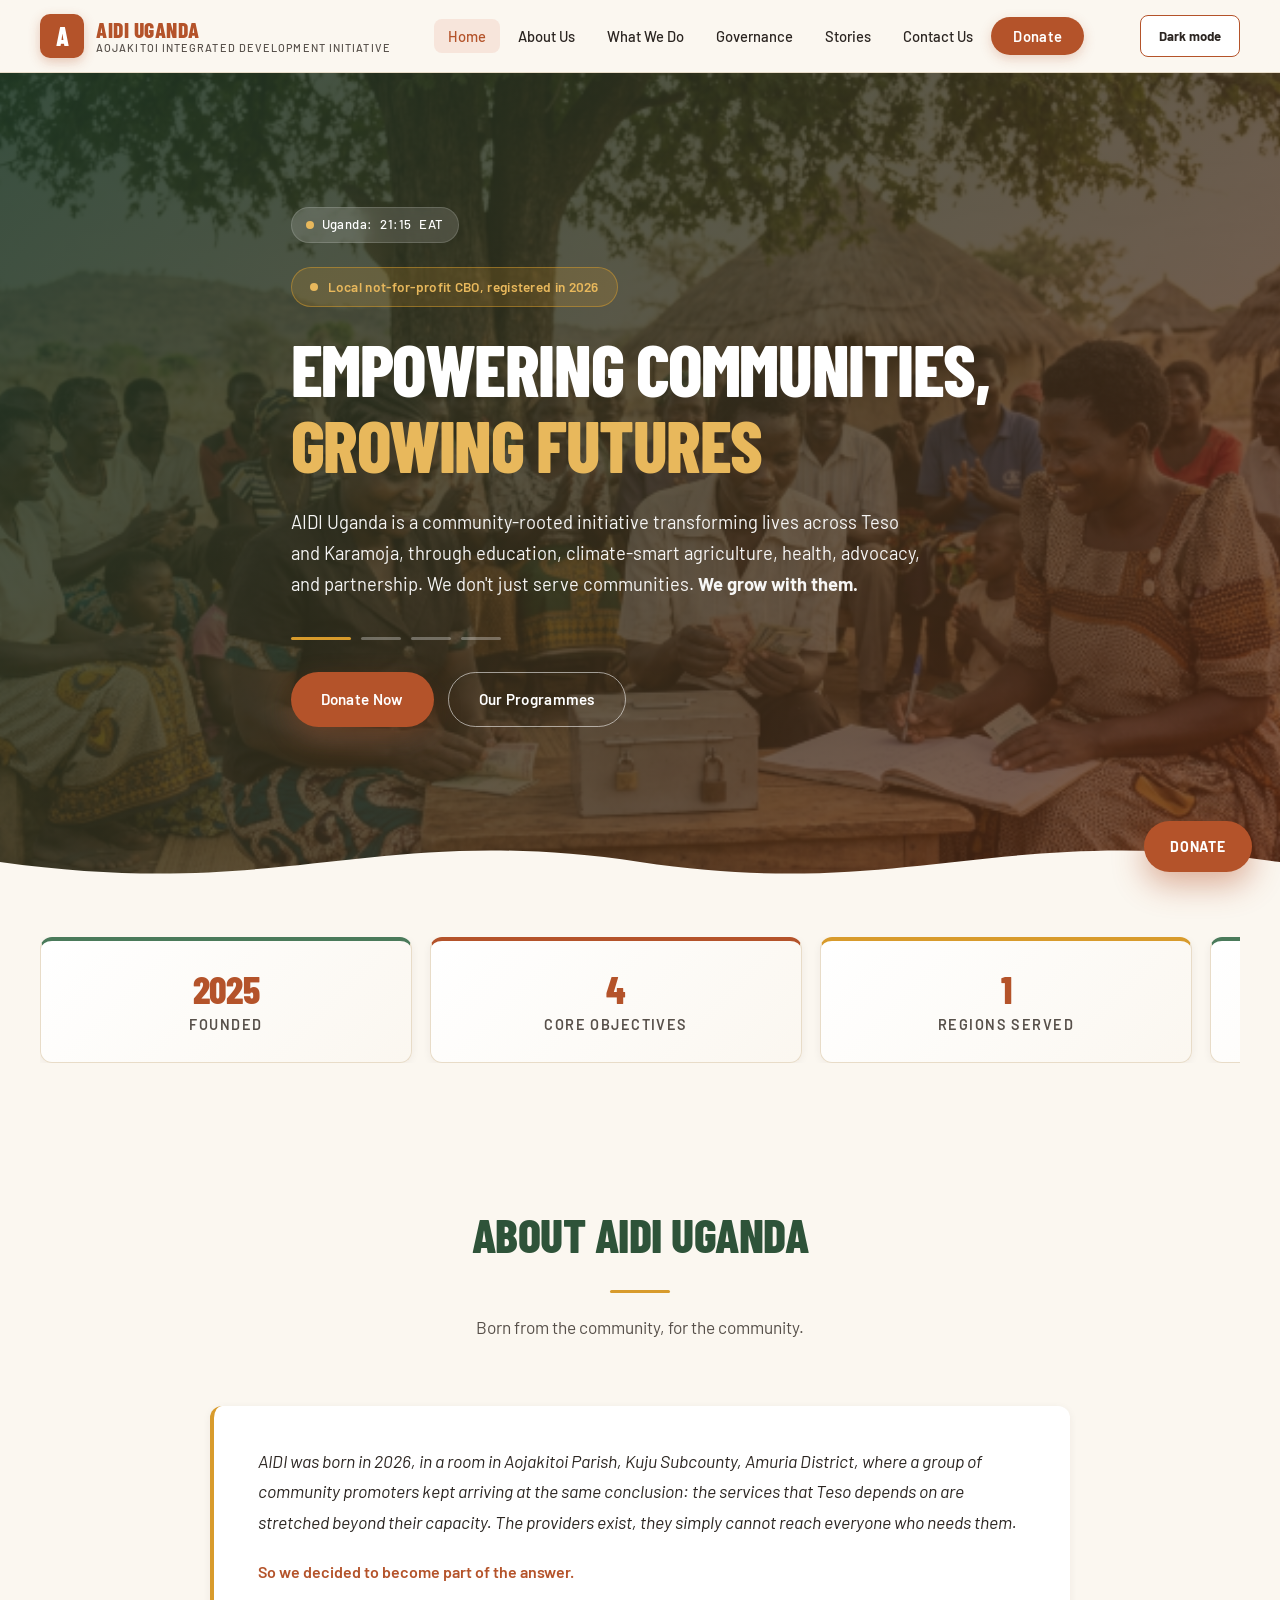
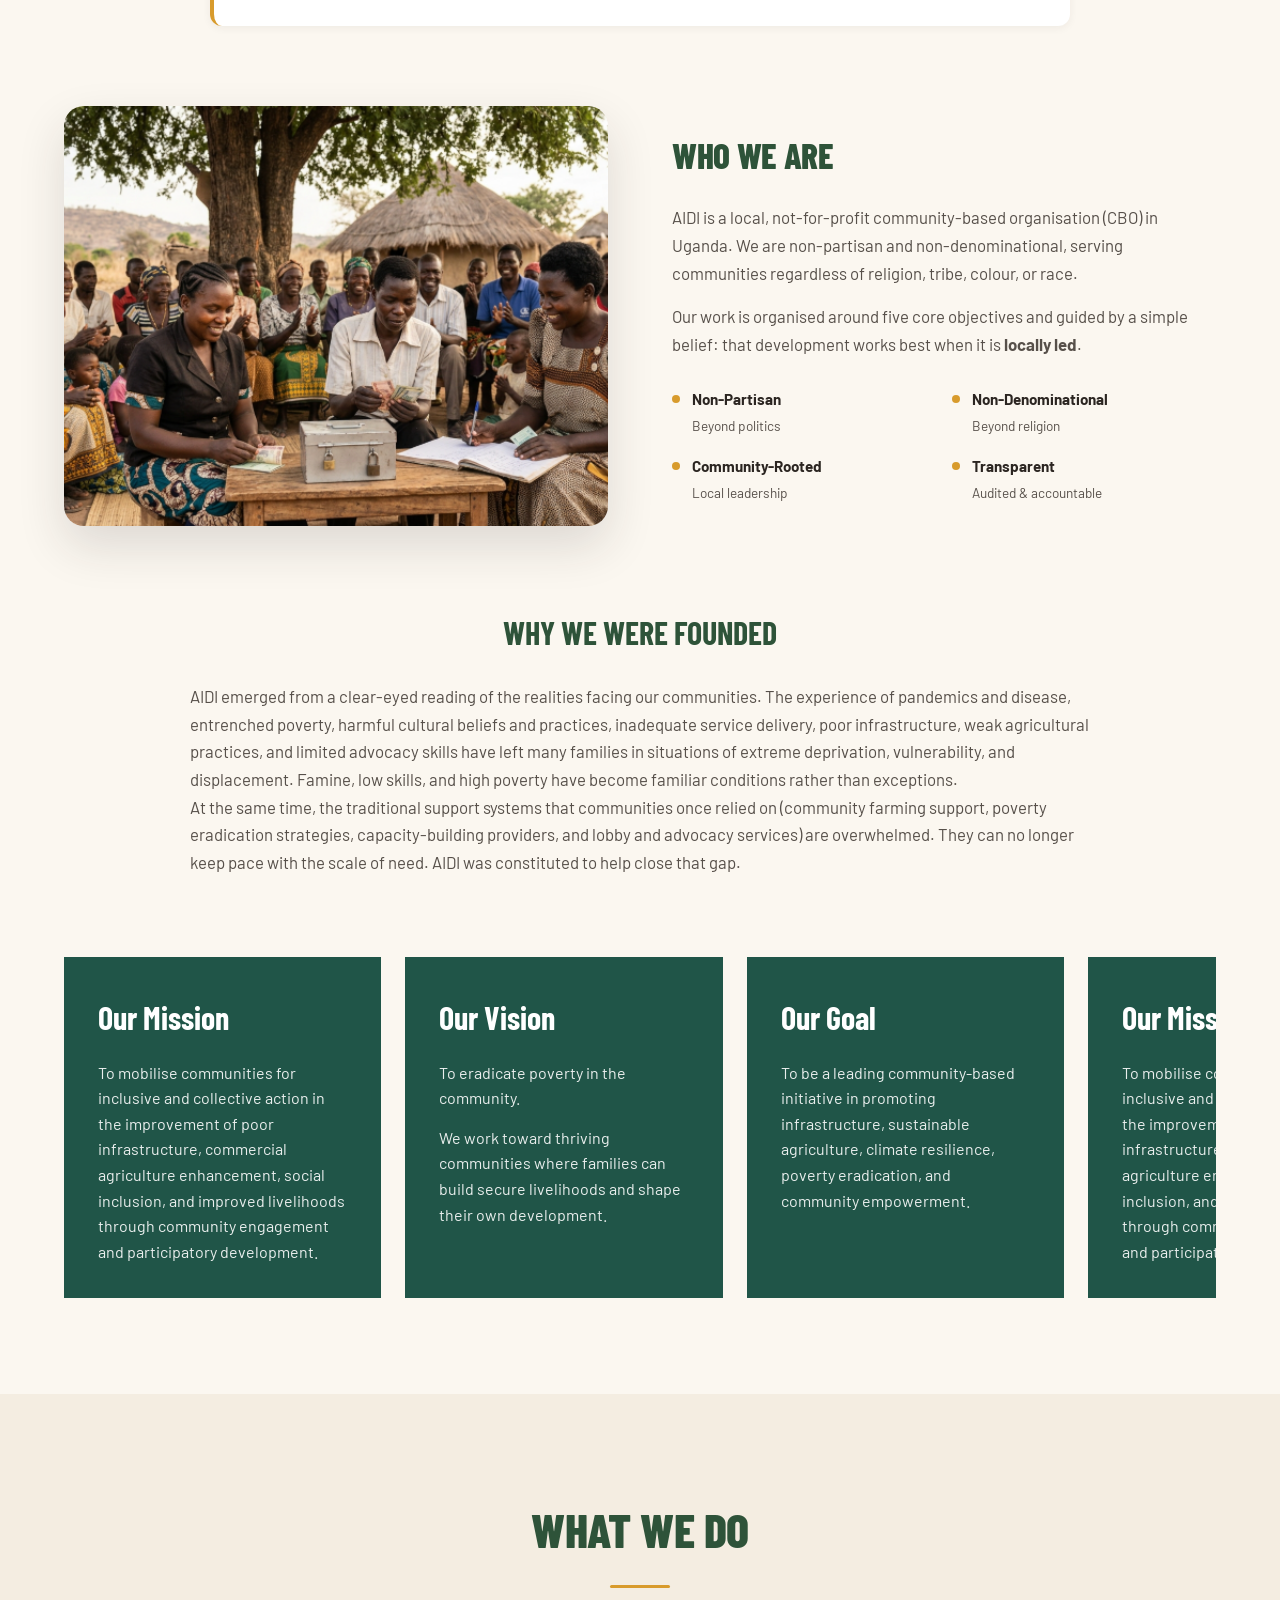
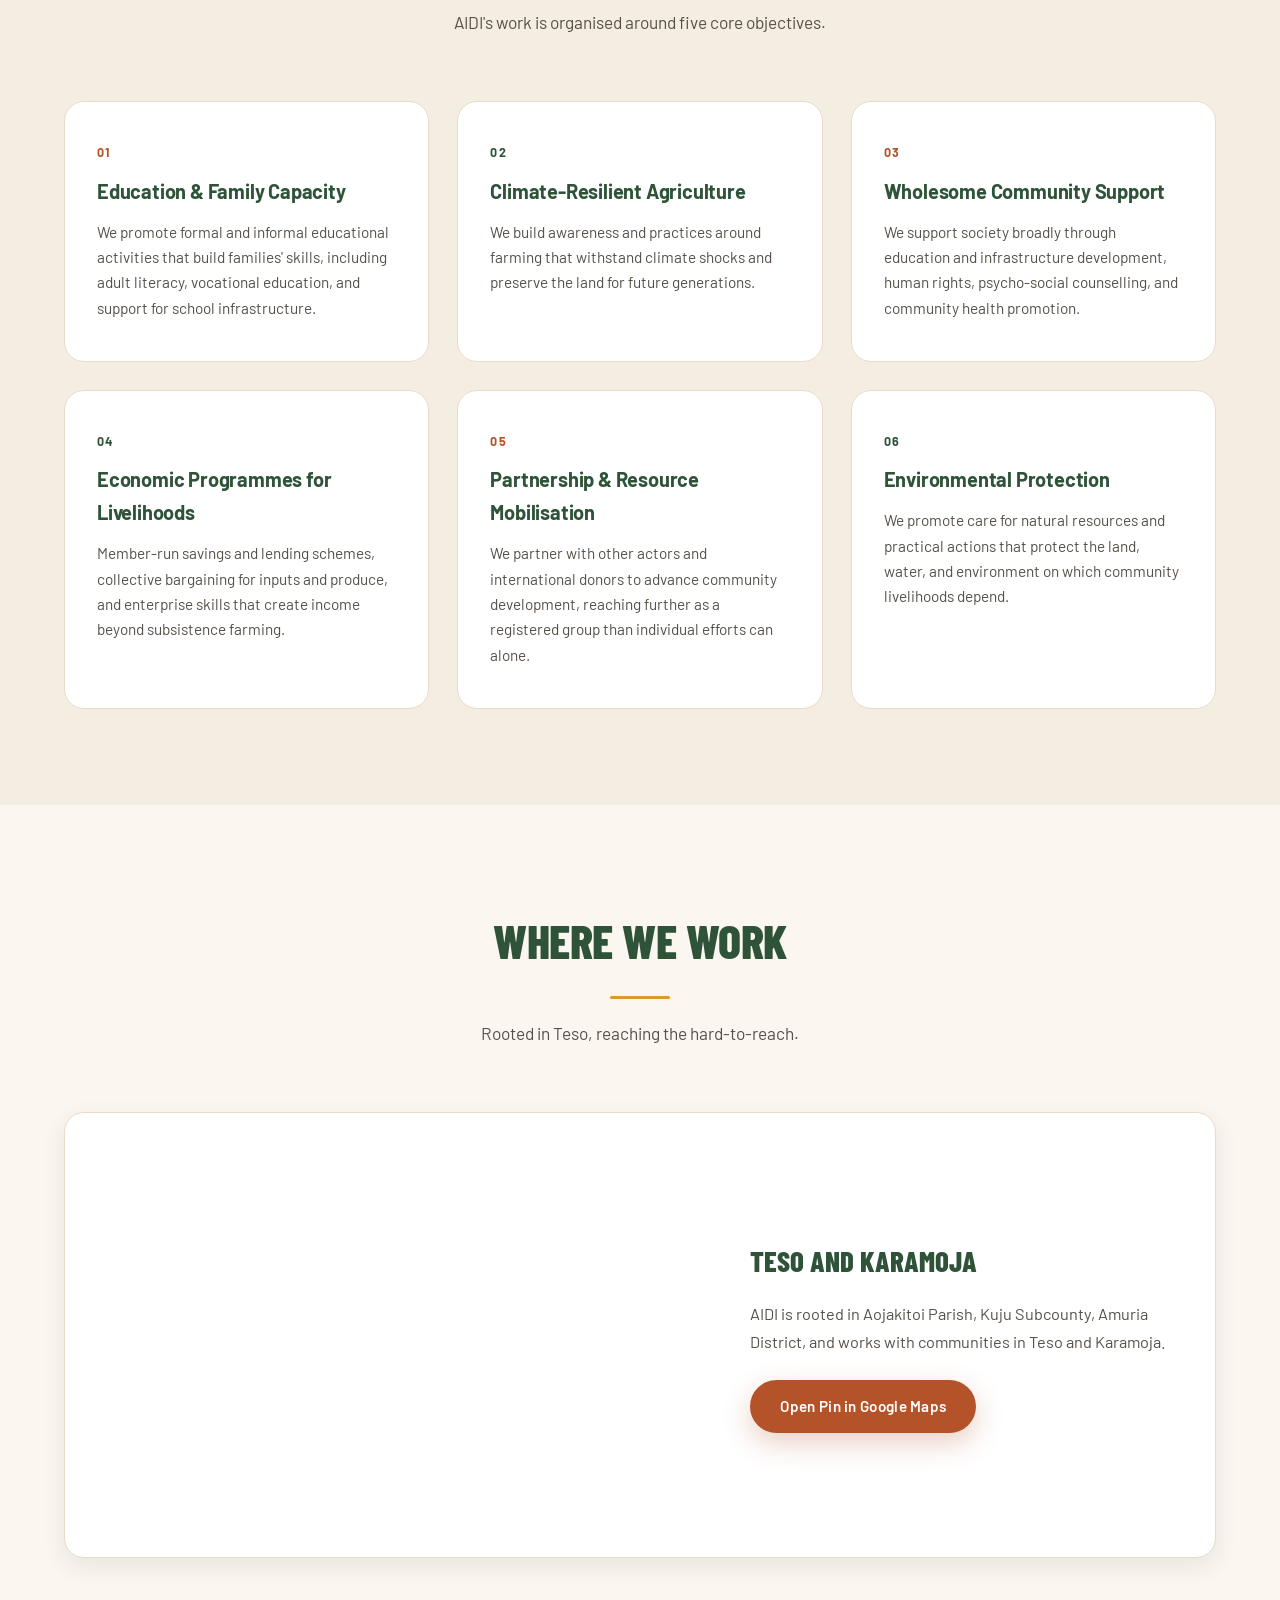
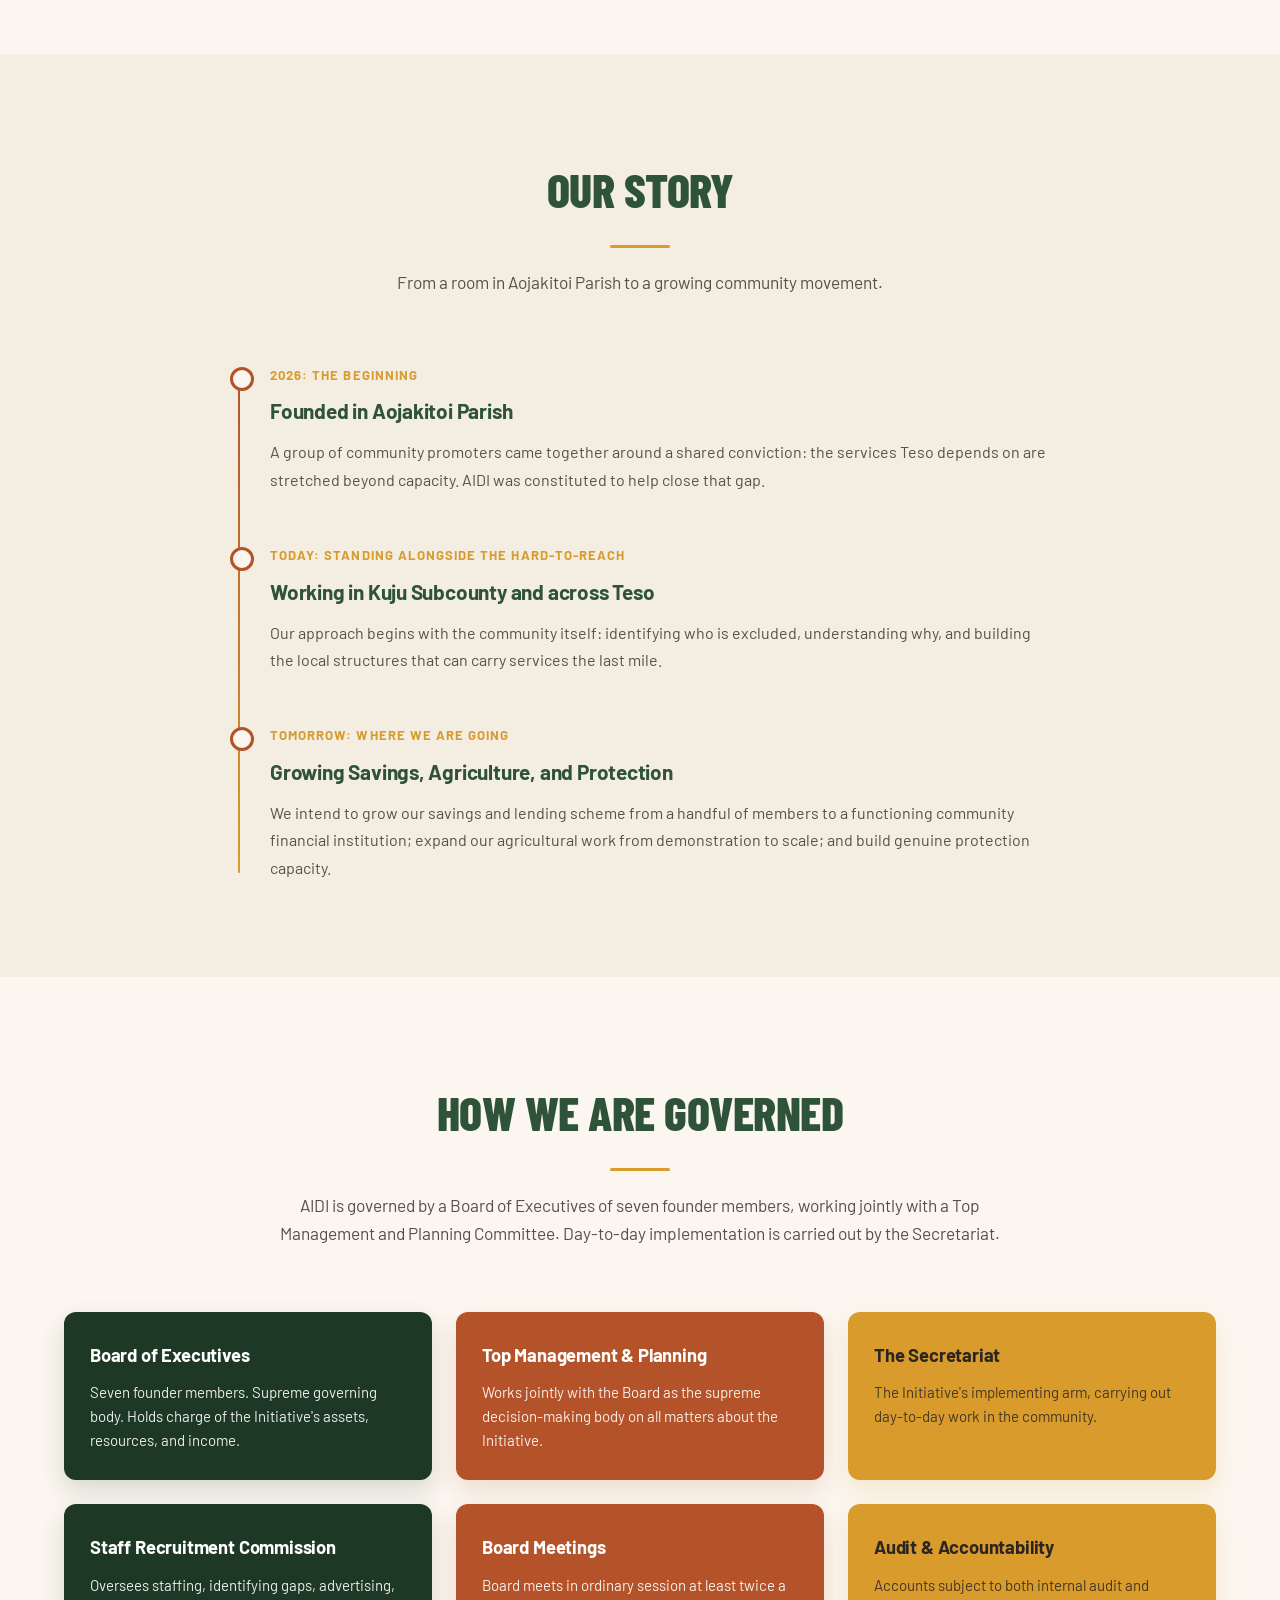
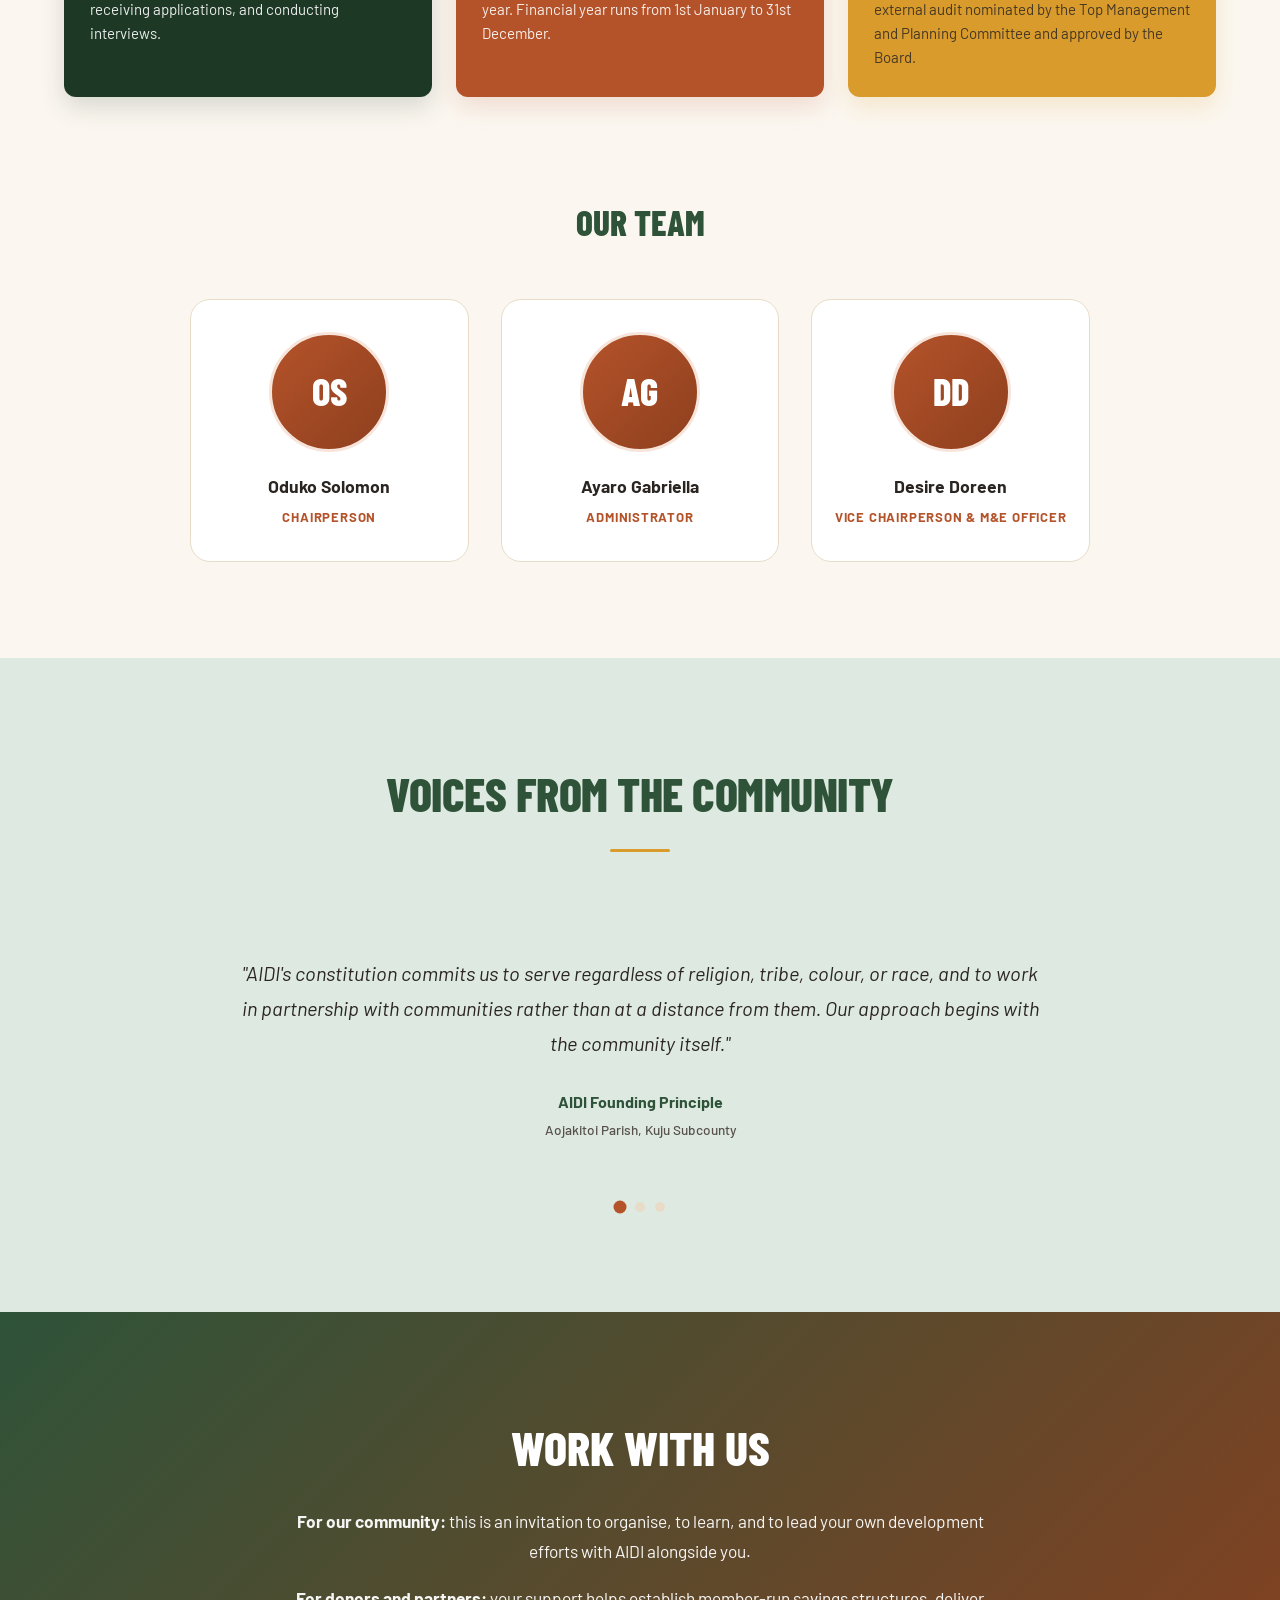
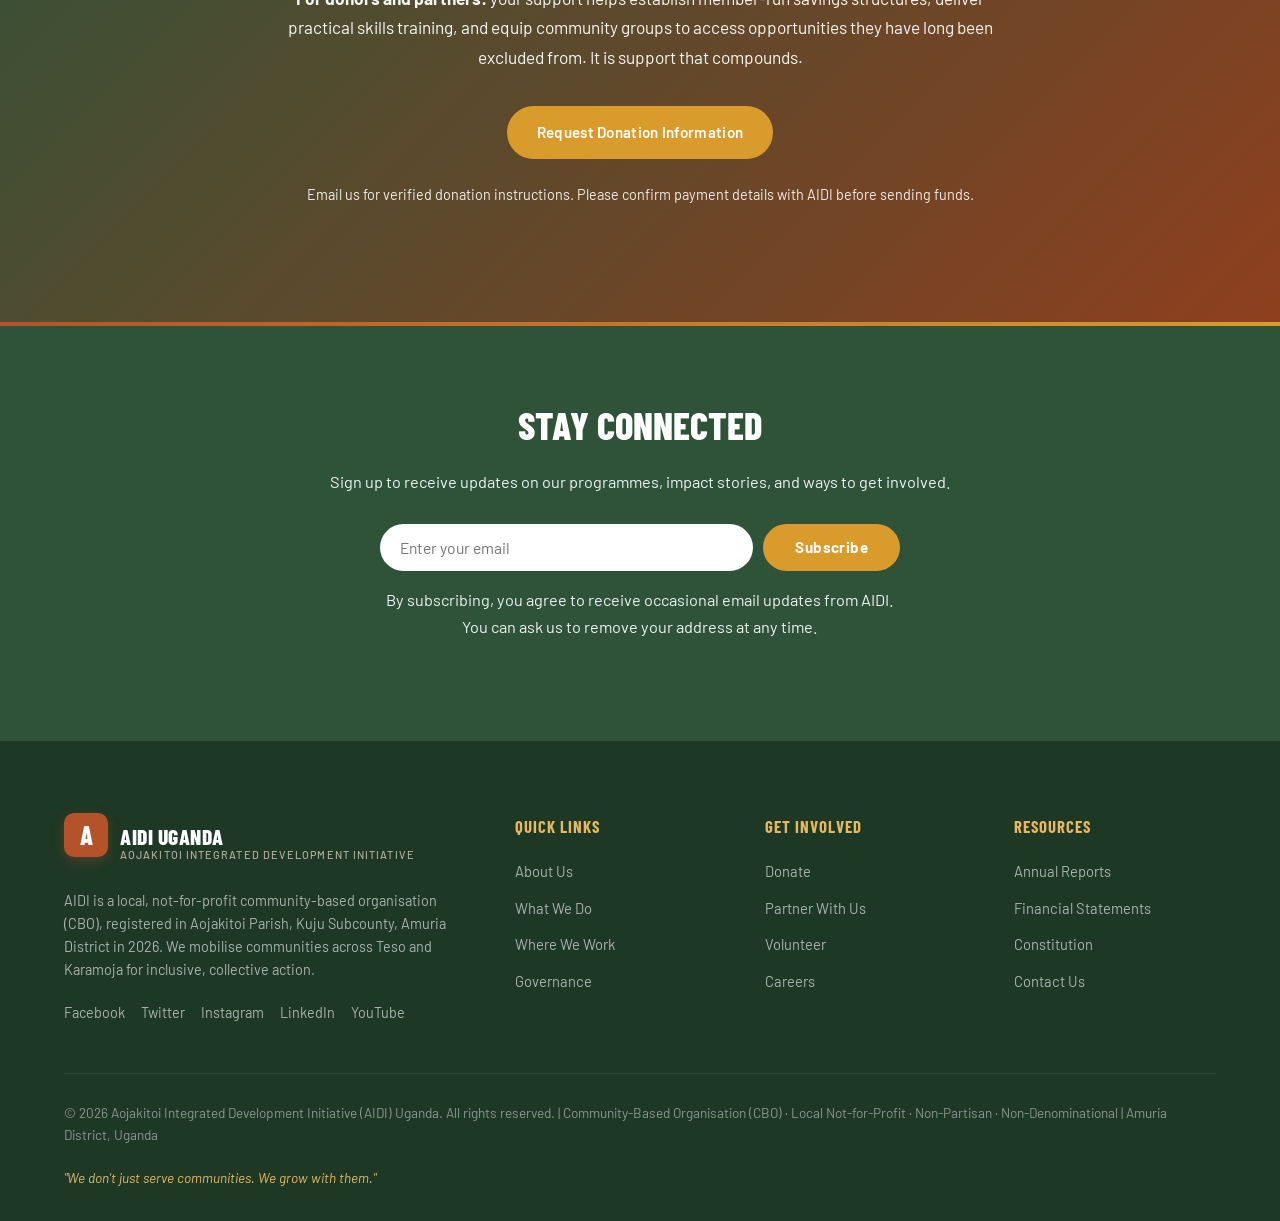
<file: option 2/index.html>
<!DOCTYPE html>
<html lang="en">
<head>
<meta charset="UTF-8">
<meta name="viewport" content="width=device-width, initial-scale=1.0">
<title>AIDI Uganda | Aojakitoi Integrated Development Initiative</title>
<meta name="description" content="AIDI Uganda is a community-rooted initiative transforming lives across Teso and Karamoja through education, climate-smart agriculture, health, advocacy, and partnership.">
<meta name="keywords" content="AIDI Uganda, Aojakitoi, Teso, Karamoja, Amuria, community-based organisation Uganda, local not-for-profit">
<link rel="icon" type="image/png" href="../assets/aidi-logo.png">
<link rel="preconnect" href="https://fonts.googleapis.com">
<link rel="preconnect" href="https://fonts.gstatic.com" crossorigin>
<link href="https://fonts.googleapis.com/css2?family=Barlow:ital,wght@0,400;0,500;0,600;0,700;0,800;1,400;1,500;1,600;1,700&family=Barlow+Condensed:wght@600;700;800&display=swap" rel="stylesheet">
<style>
:root {
  --brand-terracotta: #B4532A;
  --brand-terracotta-dark: #8E3F1E;
  --brand-terracotta-light: #D4714A;
  --brand-ochre: #D89B2C;
  --brand-ochre-dark: #B07F1F;
  --brand-ochre-light: #E8B85C;
  --brand-forest: #2E5339;
  --brand-forest-dark: #1E3826;
  --brand-forest-light: #4A7A5A;
  --brand-cream: #FBF7F0;
  --brand-cream-alt: #F4EDE1;
  --brand-sand: #E8DCC8;
  --brand-charcoal: #2B2521;
  --brand-charcoal-soft: #57504A;
  --primary: var(--brand-terracotta);
  --primary-dark: var(--brand-terracotta-dark);
  --primary-light: var(--brand-terracotta-light);
  --secondary: var(--brand-forest);
  --secondary-dark: var(--brand-forest-dark);
  --accent: var(--brand-ochre);
  --bg: var(--brand-cream);
  --bg-alt: var(--brand-cream-alt);
  --surface: #FFFFFF;
  --text: var(--brand-charcoal);
  --text-muted: var(--brand-charcoal-soft);
  --border: var(--brand-sand);
  --primary-soft: #F7E5DB;
  --secondary-soft: #DEEAE1;
  --accent-soft: #FAEFD5;
  --shadow-sm: 0 2px 8px rgba(43,37,33,0.06);
  --shadow-md: 0 8px 24px rgba(43,37,33,0.09);
  --shadow-lg: 0 20px 48px rgba(43,37,33,0.14);
  --shadow-primary: 0 10px 28px rgba(180,83,42,0.28);
  --radius: 12px;
  --radius-lg: 20px;
  --transition: 0.3s cubic-bezier(0.4,0,0.2,1);
  --font: 'Barlow', -apple-system, BlinkMacSystemFont, 'Segoe UI', sans-serif;
  --font-display: 'Barlow Condensed', 'Barlow', sans-serif;
}
[data-theme="dark"] {
  --bg: #17130F;
  --bg-alt: #1F1A15;
  --surface: #241E18;
  --text: #F4EDE1;
  --text-muted: #B5A99A;
  --border: #38302A;
  --primary-soft: #3A2519;
  --secondary-soft: #1F3327;
  --accent-soft: #3A2E15;
  --shadow-sm: 0 2px 8px rgba(0,0,0,0.3);
  --shadow-md: 0 8px 24px rgba(0,0,0,0.4);
  --shadow-lg: 0 20px 48px rgba(0,0,0,0.5);
  --shadow-primary: 0 10px 28px rgba(180,83,42,0.4);
}
* { margin: 0; padding: 0; box-sizing: border-box; }
html { scroll-behavior: smooth; -webkit-text-size-adjust: 100%; }
body {
  font-family: var(--font);
  font-size: 16px;
  line-height: 1.65;
  color: var(--text);
  background: var(--bg);
  overflow-x: hidden;
  transition: background var(--transition), color var(--transition);
}
img { max-width: 100%; display: block; }
a { color: inherit; text-decoration: none; }
button { font-family: inherit; cursor: pointer; border: none; background: none; color: inherit; }
ul { list-style: none; }
.container { max-width: 1200px; margin: 0 auto; padding: 0 24px; }

.scroll-progress {
  position: fixed; top: 0; left: 0;
  height: 3px; width: 0;
  background: linear-gradient(90deg, var(--primary), var(--accent));
  z-index: 10000;
  transition: width 0.1s linear;
}

header {
  position: sticky; top: 0; z-index: 900;
  background: rgba(251,247,240,0.94);
  backdrop-filter: blur(12px);
  -webkit-backdrop-filter: blur(12px);
  border-bottom: 1px solid var(--border);
  transition: background var(--transition), border-color var(--transition);
}
[data-theme="dark"] header { background: rgba(23,19,15,0.94); }
.nav-wrap {
  display: flex; align-items: center; justify-content: space-between;
  padding: 14px 0; gap: 20px;
}
.logo { display: flex; align-items: center; gap: 12px; flex-shrink: 0; }
.logo-mark {
  width: 44px; height: 44px;
  background: var(--primary);
  border-radius: 10px;
  display: flex; align-items: center; justify-content: center;
  color: #fff; font-family: var(--font-display);
  font-weight: 800; font-size: 1.6rem;
  letter-spacing: -0.5px;
  box-shadow: 0 4px 12px rgba(180,83,42,0.3);
}
.logo-text { display: flex; flex-direction: column; line-height: 1.1; }
.logo-text strong {
  font-family: var(--font-display);
  font-weight: 800; font-size: 1.35rem;
  color: var(--primary);
  letter-spacing: 0.5px;
}
.logo-text span {
  font-size: 0.68rem; font-weight: 500;
  color: var(--text-muted);
  text-transform: uppercase; letter-spacing: 0.1em;
}
nav ul { display: flex; align-items: center; gap: 4px; }
nav a {
  padding: 8px 14px; font-size: 0.92rem; font-weight: 500;
  color: var(--text); border-radius: 8px;
  transition: background var(--transition), color var(--transition);
  white-space: nowrap;
}
nav a:hover, nav a.active { background: var(--primary-soft); color: var(--primary); }
.nav-dropdown { position: relative; }
.nav-submenu {
  position: absolute; top: 100%; left: 0;
  min-width: 200px; background: var(--surface);
  border: 1px solid var(--border); border-radius: var(--radius);
  box-shadow: var(--shadow-md); padding: 8px;
  opacity: 0; visibility: hidden; transform: translateY(-8px);
  transition: all var(--transition);
}
.nav-dropdown:hover .nav-submenu { opacity: 1; visibility: visible; transform: translateY(4px); }
.nav-submenu li a { display: block; width: 100%; }
.menu-toggle { display: none; min-width: 68px; padding: 9px 14px; border: 1px solid var(--border); border-radius: 8px; background: var(--surface); color: var(--text); font-size: 0.9rem; font-weight: 700; }
.theme-toggle {
  min-width: 100px; height: 42px; padding: 8px 12px;
  border: 1px solid var(--primary); border-radius: 8px;
  display: flex; align-items: center; justify-content: center;
  background: var(--surface); color: var(--text);
  font-size: 0.82rem; font-weight: 700;
  transition: all var(--transition);
}
.header-actions { display: flex; align-items: center; gap: 8px; margin-left: 12px; }
.theme-toggle:hover { border-color: var(--primary); background: var(--primary-soft); }
.btn-donate {
  background: var(--primary) !important; color: #fff !important;
  padding: 10px 22px !important; border-radius: 50px !important;
  font-weight: 600 !important; letter-spacing: 0.3px;
  box-shadow: 0 4px 12px rgba(180,83,42,0.25);
}
.btn-donate:hover {
  background: var(--primary-dark) !important; color: #fff !important;
  transform: translateY(-1px);
}
@media (max-width: 1050px) {
  .menu-toggle { display: block; }
  .header-actions { margin-left: auto; }
  nav ul {
    position: absolute; top: 100%; left: 0; right: 0;
    flex-direction: column; align-items: stretch;
    background: var(--surface); border-bottom: 1px solid var(--border);
    padding: 16px 24px; gap: 4px;
    max-height: 0; overflow: hidden; transition: max-height 0.3s ease;
  }
  nav ul.open { max-height: 700px; }
  nav a { padding: 12px 14px; }
  .nav-submenu {
    position: static; opacity: 1; visibility: visible;
    transform: none; box-shadow: none; border: none;
    padding: 0 0 0 16px; background: transparent;
  }
  .nav-dropdown:hover .nav-submenu { transform: none; }
}
@media (max-width: 500px) {
  .logo-text span { display: none; }
  .container { padding: 0 18px; }
}

.hero {
  position: relative; min-height: 92vh;
  display: flex; align-items: center;
  color: #fff; overflow: hidden;
  padding: 60px 0 100px;
}
.hero-slideshow, .hero-slide, .hero-overlay { position: absolute; inset: 0; }
.hero-slide {
  background-size: cover; background-position: center;
  opacity: 0; transition: opacity 1.5s ease;
}
.hero-slide.active { opacity: 1; }
.hero-overlay {
  background: linear-gradient(135deg, rgba(30,56,38,0.88) 0%, rgba(90,40,20,0.72) 100%);
  z-index: 1;
}
.hero .container { position: relative; z-index: 2; }
.live-clock {
  display: inline-flex; align-items: center; gap: 8px;
  background: rgba(255,255,255,0.14);
  backdrop-filter: blur(8px);
  padding: 6px 14px; border-radius: 50px;
  font-size: 0.82rem; font-weight: 500;
  letter-spacing: 0.4px; margin-bottom: 24px;
  border: 1px solid rgba(255,255,255,0.15);
}
.live-clock .dot {
  width: 8px; height: 8px; background: var(--brand-ochre-light);
  border-radius: 50%; animation: pulse 2s infinite;
}
@keyframes pulse { 0%,100% { opacity: 1; } 50% { opacity: 0.4; } }
.hero-content { max-width: 760px; }
.hero-badge {
  display: inline-flex; align-items: center; gap: 10px;
  background: rgba(216,155,44,0.18);
  border: 1px solid rgba(216,155,44,0.5);
  color: var(--brand-ochre-light);
  padding: 8px 18px; border-radius: 50px;
  font-size: 0.85rem; font-weight: 600; margin-bottom: 24px;
  letter-spacing: 0.3px;
}
.live-dot {
  width: 8px; height: 8px; background: var(--brand-ochre-light);
  border-radius: 50%; animation: pulse 2s infinite;
}
.hero h1 {
  font-family: var(--font-display);
  font-size: clamp(2.5rem, 6vw, 4.5rem);
  font-weight: 800; line-height: 1.05;
  letter-spacing: -0.02em; margin-bottom: 24px;
  text-transform: uppercase;
}
.hero h1 span { color: var(--brand-ochre-light); }
.hero p {
  font-size: 1.15rem; line-height: 1.7;
  margin-bottom: 36px; opacity: 0.95;
  max-width: 640px;
}
.hero-dots { display: flex; gap: 10px; margin-bottom: 32px; }
.hero-dot {
  width: 40px; height: 3px;
  background: rgba(255,255,255,0.3);
  border-radius: 3px; transition: all var(--transition);
}
.hero-dot.active { background: var(--brand-ochre); width: 60px; }
.hero-btns { display: flex; gap: 14px; flex-wrap: wrap; }
.hero-wave {
  position: absolute; bottom: -1px; left: 0;
  width: 100%; height: 80px; z-index: 3;
}
.hero-wave path { fill: var(--bg); }

.btn {
  display: inline-flex; align-items: center; justify-content: center;
  gap: 8px; padding: 14px 30px;
  border-radius: 50px; font-weight: 600;
  font-size: 0.95rem; letter-spacing: 0.3px;
  transition: all var(--transition); cursor: pointer; border: none;
}
.btn-primary {
  background: var(--primary); color: #fff;
  box-shadow: var(--shadow-primary);
}
.btn-primary:hover {
  background: var(--primary-dark); transform: translateY(-2px);
  box-shadow: 0 14px 32px rgba(180,83,42,0.4);
}
.btn-outline {
  background: transparent; color: #fff;
  border: 1.5px solid rgba(255,255,255,0.55);
}
.btn-outline:hover { background: rgba(255,255,255,0.12); border-color: #fff; }

.section { padding: 96px 0; }
.section-alt { background: var(--bg-alt); }
.section-head {
  text-align: center; max-width: 720px; margin: 0 auto 64px;
}
.section-head h2 {
  font-family: var(--font-display);
  font-size: clamp(2rem, 4vw, 3rem);
  font-weight: 800; letter-spacing: -0.01em;
  margin-bottom: 16px; text-transform: uppercase;
  color: var(--brand-forest);
}
[data-theme="dark"] .section-head h2 { color: var(--brand-ochre-light); }
.section-head p { color: var(--text-muted); font-size: 1.08rem; }
.divider {
  width: 60px; height: 3px; background: var(--accent);
  margin: 0 auto 20px; border-radius: 3px;
}

.stats { padding: 36px 0; background: var(--bg); overflow: hidden; }
.stats-track { display: flex; width: max-content; gap: 18px; animation: statsSlide 36s linear infinite; }
.stats-track:hover { animation-play-state: paused; }
.stats-track.is-held { animation-play-state: paused; }
.stats-grid {
  display: grid; grid-template-columns: repeat(3, minmax(0, 1fr));
  gap: 18px; width: min(1152px, calc(100vw - 48px));
  flex: 0 0 min(1152px, calc(100vw - 48px));
}
.stats-carousel { max-width: 1200px; margin: 0 auto; overflow: hidden; }
@keyframes statsSlide { to { transform: translateX(calc(-50% - 9px)); } }
.stat-item {
  width: 100%; height: 126px; min-height: 126px; perspective: 1200px;
  background: none; border: none; padding: 0;
  cursor: pointer; text-align: left; transition: transform var(--transition), box-shadow var(--transition);
}
.stat-item:hover { transform: translateY(-4px); box-shadow: var(--shadow-md); }
.stat-card-inner {
  position: relative; display: block;
  width: 100%; height: 100%;
  transition: transform 0.7s cubic-bezier(0.4,0,0.2,1);
  transform-style: preserve-3d;
}
.stat-item:hover .stat-card-inner,
.stat-item:focus .stat-card-inner,
.stat-item[aria-pressed="true"] .stat-card-inner { transform: rotateY(180deg); }
.stat-face {
  position: absolute; inset: 0;
  backface-visibility: hidden;
  -webkit-backface-visibility: hidden;
  border-radius: var(--radius);
  padding: 12px 18px;
  display: flex; flex-direction: column;
  align-items: center; justify-content: center;
  text-align: center;
  background: linear-gradient(135deg, var(--surface), var(--bg)); border: 1px solid var(--border);
  border-top: 4px solid var(--brand-forest-light);
  box-shadow: var(--shadow-sm);
}
.stat-item:nth-child(2) .stat-face-front { border-top-color: var(--primary); }
.stat-item:nth-child(3) .stat-face-front { border-top-color: var(--accent); }
.stat-face-back {
  transform: rotateY(180deg);
  background: var(--secondary); color: #fff;
  border-color: var(--secondary);
}
.stat-back-title { font-size: 0.92rem; margin-bottom: 8px; }
.stat-back-copy { font-size: 0.78rem; line-height: 1.35; }
.stat-back-list { gap: 4px; font-size: 0.7rem; line-height: 1.2; }
.stat-num {
  font-family: var(--font-display);
  font-size: clamp(2rem, 3vw, 2.6rem); font-weight: 800;
  color: var(--primary); line-height: 1; margin-bottom: 8px;
  letter-spacing: -0.02em;
}
.stat-label {
  font-size: 0.9rem; font-weight: 600;
  text-transform: uppercase; letter-spacing: 0.1em;
  color: var(--text-muted);
}
.stat-back-title {
  display: block; font-size: 0.84rem;
  font-weight: 700; margin-bottom: 6px;
  color: var(--brand-ochre-light);
}
.stat-back-copy {
  display: block; font-size: 0.78rem;
  line-height: 1.35; color: rgba(255,255,255,0.92);
}
.stat-back-list {
  display: flex; flex-direction: column;
  gap: 2px; font-size: 0.7rem;
  line-height: 1.2; color: rgba(255,255,255,0.92);
  text-align: left;
}
.stat-back-list span { padding-left: 11px; position: relative; }
.stat-back-list span::before {
  content: ''; position: absolute; left: 0; top: 5px;
  width: 5px; height: 5px; border-radius: 50%; background: var(--brand-ochre-light);
}
@media (max-width: 760px) {
  .stats-grid { grid-template-columns: repeat(3, minmax(0, min(78vw, 320px))); gap: 14px; width: max-content; flex: 0 0 auto; }
  .stat-item { height: 116px; min-height: 116px; }
  .stat-face { padding: 10px 12px; }
}

.story-quote {
  max-width: 860px; margin: 0 auto 80px;
  padding: 40px 44px;
  background: var(--surface);
  border-left: 4px solid var(--accent);
  border-radius: var(--radius);
  box-shadow: var(--shadow-sm);
  font-size: 1.1rem; line-height: 1.75;
  font-style: italic; color: var(--text);
}
.story-quote cite {
  display: block; margin-top: 20px;
  font-style: normal; font-weight: 600;
  color: var(--primary); font-size: 1rem;
}
.about-grid {
  display: grid; grid-template-columns: 1fr 1fr;
  gap: 64px; align-items: center;
}
.about-img img {
  border-radius: var(--radius-lg);
  box-shadow: var(--shadow-lg);
  width: 100%; height: 100%; object-fit: cover;
  min-height: 420px;
}
.about-text h2 {
  font-family: var(--font-display);
  font-size: 2.2rem; font-weight: 800;
  margin-bottom: 20px; letter-spacing: -0.01em;
  text-transform: uppercase;
  color: var(--brand-forest);
}
[data-theme="dark"] .about-text h2 { color: var(--brand-ochre-light); }
.about-text p { color: var(--text-muted); margin-bottom: 16px; font-size: 1.05rem; }
.values {
  display: grid; grid-template-columns: 1fr 1fr;
  gap: 16px; margin-top: 28px;
}
.value-item { display: flex; gap: 12px; align-items: flex-start; }
.value-dot {
  width: 8px; height: 8px; border-radius: 50%;
  background: var(--accent); margin-top: 8px; flex-shrink: 0;
}
.value-item strong {
  display: block; font-size: 0.95rem;
  font-weight: 700; color: var(--text);
}
.value-item span { font-size: 0.85rem; color: var(--text-muted); }

.mission-carousel { margin: 80px auto 0; overflow: hidden; }
.mission-track { display: flex; width: max-content; gap: 24px; animation: missionSlide 104s linear infinite; }
.mission-track:hover { animation-play-state: paused; }
.mission-grid {
  display: grid; grid-template-columns: repeat(3, minmax(0, 1fr));
  gap: 24px;
  width: min(1000px, calc(100vw - 48px)); flex: 0 0 min(1000px, calc(100vw - 48px));
}
.mission-carousel .mission-card {
  display: flex; min-height: 340px; flex-direction: column;
  align-items: stretch; justify-content: flex-start;
  background: #205548; border: 0; border-radius: 0;
  padding: clamp(24px, 3vw, 34px); text-align: left;
  box-shadow: none; transition: all var(--transition);
}
.mission-carousel .mission-card:nth-child(2) { border-top: 0; }
.mission-carousel .mission-card:nth-child(3) { border-top: 0; }
.mission-carousel .mission-card:hover {
  background: #276252; box-shadow: 0 12px 28px rgba(0,0,0,0.18);
  transform: translateY(-4px);
}
.mission-carousel .mission-card h3 {
  font-family: var(--font-display); font-size: clamp(1.55rem, 2.5vw, 2rem);
  font-weight: 700; margin-bottom: 16px; text-align: left;
  text-transform: none; letter-spacing: 0; color: #fff;
}
.mission-carousel .mission-card p { font-size: 1rem; line-height: 1.6; color: rgba(255,255,255,0.9); text-align: left; }
@media (max-width: 760px) {
  .mission-carousel { margin-top: 60px; }
  .mission-grid { width: max-content; flex: 0 0 auto; grid-template-columns: repeat(3, minmax(0, min(78vw, 320px))); gap: 16px; }
  .mission-carousel .mission-card { min-height: 0; }
}
@keyframes missionSlide { to { transform: translateX(calc(-50% - 12px)); } }

.filter-bar {
  display: flex; flex-wrap: wrap; justify-content: center;
  gap: 8px; margin-bottom: 48px;
}
.filter-btn {
  padding: 9px 20px; border-radius: 50px;
  border: 1px solid var(--border);
  background: var(--surface);
  font-size: 0.88rem; font-weight: 600;
  color: var(--text-muted); transition: all var(--transition);
}
.filter-btn:hover { border-color: var(--primary); color: var(--primary); }
.filter-btn.active {
  background: var(--primary); color: #fff;
  border-color: var(--primary);
  box-shadow: 0 4px 12px rgba(180,83,42,0.25);
}

.objectives-grid {
  display: grid;
  grid-template-columns: repeat(auto-fit, minmax(300px, 1fr));
  gap: 28px;
}
.objective-card {
  position: relative; background: var(--surface);
  border: 1px solid var(--border);
  border-radius: var(--radius-lg);
  padding: 40px 32px; cursor: pointer;
  transition: all var(--transition); overflow: hidden;
}
.objective-card::before {
  content: ''; position: absolute;
  top: 0; left: 0; right: 0; height: 3px;
  background: linear-gradient(90deg, var(--primary), var(--accent));
  transform: scaleX(0); transform-origin: left;
  transition: transform 0.4s ease;
}
.objective-card:hover::before { transform: scaleX(1); }
.objective-card:hover {
  transform: translateY(-6px);
  box-shadow: var(--shadow-lg);
  border-color: var(--primary-light);
}
.objective-num {
  display: block; margin-bottom: 12px;
  color: var(--primary); font-size: 0.78rem;
  font-weight: 700; letter-spacing: 0.12em;
}
.objective-card:nth-child(even) .objective-num { color: var(--brand-forest); }
.objective-card h3 {
  font-size: 1.25rem; font-weight: 700;
  margin-bottom: 12px; letter-spacing: -0.01em;
  color: var(--brand-forest);
}
[data-theme="dark"] .objective-card h3 { color: var(--brand-ochre-light); }
.objective-card p { font-size: 0.96rem; line-height: 1.65; color: var(--text-muted); }

.location-card {
  display: grid; grid-template-columns: 1.4fr 1fr;
  gap: 48px; align-items: center;
  background: var(--surface);
  border-radius: var(--radius-lg);
  padding: 32px; box-shadow: var(--shadow-md);
  border: 1px solid var(--border);
}
.location-map {
  width: 100%; height: 380px;
  border: none; border-radius: var(--radius);
  filter: saturate(0.9);
}
.location-card h3 {
  font-family: var(--font-display);
  font-size: 1.8rem; font-weight: 800;
  margin-bottom: 16px; text-transform: uppercase;
  color: var(--brand-forest);
}
[data-theme="dark"] .location-card h3 { color: var(--brand-ochre-light); }
.location-card p { color: var(--text-muted); margin-bottom: 24px; font-size: 1.02rem; line-height: 1.7; }

.timeline {
  max-width: 820px; margin: 0 auto;
  position: relative; padding-left: 40px;
}
.timeline::before {
  content: ''; position: absolute; left: 8px; top: 8px; bottom: 8px;
  width: 2px; background: linear-gradient(180deg, var(--primary), var(--accent));
  border-radius: 2px;
}
.timeline-item { position: relative; padding-bottom: 48px; }
.timeline-item::before {
  content: ''; position: absolute; left: -40px; top: 6px;
  width: 18px; height: 18px; border-radius: 50%;
  background: var(--bg); border: 3px solid var(--primary);
}
.timeline-item:last-child { padding-bottom: 0; }
.timeline-year {
  display: inline-block; font-size: 0.82rem;
  font-weight: 700; text-transform: uppercase;
  letter-spacing: 0.08em; color: var(--accent); margin-bottom: 8px;
}
.timeline-item h3 {
  font-size: 1.3rem; font-weight: 700;
  margin-bottom: 10px; letter-spacing: -0.01em;
  color: var(--brand-forest);
}
[data-theme="dark"] .timeline-item h3 { color: var(--brand-ochre-light); }
.timeline-item p { color: var(--text-muted); font-size: 1rem; line-height: 1.7; }

.governance-grid {
  display: grid;
  grid-template-columns: repeat(auto-fit, minmax(280px, 1fr));
  gap: 24px;
}
.governance-card {
  background: var(--surface); border: 1px solid var(--border);
  border-top: 3px solid var(--secondary);
  border-radius: var(--radius); padding: 28px;
  transition: all var(--transition);
}
.governance-card:nth-child(even) { border-top-color: var(--primary); }
.governance-card:hover {
  transform: translateY(-4px);
  box-shadow: var(--shadow-md);
  border-color: var(--primary-light);
}
.governance-card h3 {
  font-size: 1.15rem; font-weight: 700;
  margin-bottom: 10px; letter-spacing: -0.01em;
  color: var(--brand-forest);
}
[data-theme="dark"] .governance-card h3 { color: var(--brand-ochre-light); }
.governance-card p { font-size: 0.94rem; line-height: 1.6; color: var(--text-muted); }
.governance-card a { color: var(--primary); font-weight: 600; }
.governance-card a:hover { text-decoration: underline; }

.governance-structure-grid {
  grid-template-columns: repeat(3, minmax(0, 1fr));
  gap: 24px;
}
.governance-structure-grid > .governance-card {
  min-height: 168px;
  padding: 28px 26px;
  border: 0;
  border-radius: var(--radius);
  background: var(--brand-forest-dark);
  color: #fff;
  box-shadow: 0 10px 24px rgba(30,56,38,0.16);
  transition: transform var(--transition), box-shadow var(--transition);
}
.governance-structure-grid > .governance-card:nth-child(3n + 2) {
  background: var(--brand-terracotta);
  box-shadow: 0 10px 24px rgba(180,83,42,0.16);
}
.governance-structure-grid > .governance-card:nth-child(3n) {
  background: var(--brand-ochre);
  color: var(--brand-charcoal);
  box-shadow: 0 10px 24px rgba(216,155,44,0.18);
}
.governance-structure-grid > .governance-card:hover {
  transform: translateY(-3px);
  box-shadow: 0 14px 30px rgba(43,37,33,0.2);
}
.governance-structure-grid > .governance-card h3 {
  color: inherit;
}
.governance-structure-grid > .governance-card p {
  color: rgba(255,255,255,0.9);
}
.governance-structure-grid > .governance-card:nth-child(3n) p {
  color: rgba(43,37,33,0.84);
}
@media (max-width: 900px) {
  .governance-structure-grid { grid-template-columns: repeat(2, minmax(0, 1fr)); }
}
@media (max-width: 600px) {
  .governance-structure-grid { grid-template-columns: 1fr; }
}

.team-section { margin-top: 96px; text-align: center; }
.team-section h2 {
  font-family: var(--font-display);
  font-size: 2.2rem; font-weight: 800;
  margin-bottom: 48px; text-transform: uppercase;
  color: var(--brand-forest);
}
[data-theme="dark"] .team-section h2 { color: var(--brand-ochre-light); }
.team-grid {
  display: grid; grid-template-columns: repeat(auto-fit, minmax(220px, 1fr));
  gap: 32px; max-width: 900px; margin: 0 auto;
}
.team-card {
  background: var(--surface); border: 1px solid var(--border);
  border-radius: var(--radius-lg); padding: 32px 20px;
  transition: all var(--transition);
}
.team-card:hover { transform: translateY(-4px); box-shadow: var(--shadow-md); border-color: var(--primary-light); }
.team-photo {
  width: 120px; height: 120px; border-radius: 50%;
  object-fit: cover; margin: 0 auto 20px;
  border: 3px solid var(--primary-soft);
  background: linear-gradient(135deg, var(--primary), var(--primary-dark));
  display: flex; align-items: center; justify-content: center;
  font-family: var(--font-display); font-size: 2.4rem;
  font-weight: 800; color: #fff;
}
.team-card h3 { font-size: 1.1rem; font-weight: 700; margin-bottom: 6px; }
.team-role {
  font-size: 0.82rem; color: var(--primary);
  font-weight: 700; text-transform: uppercase; letter-spacing: 0.06em;
}

.testimonials { background: var(--secondary-soft); }
[data-theme="dark"] .testimonials { background: var(--bg-alt); }
.carousel {
  max-width: 860px; margin: 0 auto;
  position: relative; min-height: 300px;
}
.testimonial-slide { display: none; text-align: center; padding: 40px 24px; }
.testimonial-slide.active { display: block; animation: fadeIn 0.6s ease; }
@keyframes fadeIn {
  from { opacity: 0; transform: translateY(10px); }
  to { opacity: 1; transform: translateY(0); }
}
.testimonial-slide blockquote {
  font-size: 1.25rem; line-height: 1.75;
  font-style: italic; color: var(--text);
  margin-bottom: 28px; font-weight: 400;
}
.testimonial-slide cite {
  font-style: normal; font-weight: 700;
  color: var(--brand-forest); display: block; font-size: 1rem;
}
[data-theme="dark"] .testimonial-slide cite { color: var(--brand-ochre-light); }
.testimonial-slide cite span {
  display: block; font-weight: 500; font-size: 0.85rem;
  color: var(--text-muted); margin-top: 4px;
}
.carousel-dots { display: flex; justify-content: center; gap: 10px; margin-top: 20px; }
.carousel-dot {
  width: 10px; height: 10px; border-radius: 50%;
  background: var(--border); transition: all var(--transition);
}
.carousel-dot.active { background: var(--primary); transform: scale(1.3); }

.cta {
  background: linear-gradient(135deg, var(--secondary) 0%, var(--primary-dark) 100%);
  color: #fff; text-align: center;
}
.cta h2 {
  font-family: var(--font-display);
  font-size: clamp(2rem, 4vw, 3rem);
  font-weight: 800; margin-bottom: 20px;
  text-transform: uppercase;
  color: #fff;
}
.cta p {
  max-width: 720px; margin: 0 auto 18px;
  font-size: 1.08rem; line-height: 1.7; opacity: 0.95;
}
.cta .btn { background: var(--accent); color: #fff; margin-top: 16px; }
.cta .btn:hover { background: var(--brand-ochre-dark); transform: translateY(-2px); }

.contact-grid {
  display: grid;
  grid-template-columns: repeat(auto-fit, minmax(240px, 1fr));
  gap: 24px; margin-bottom: 56px;
}
.contact-card {
  background: var(--surface); border: 1px solid var(--border);
  border-top: 3px solid var(--primary);
  border-radius: var(--radius); padding: 28px;
  text-align: left; transition: all var(--transition);
}
.contact-card:nth-child(2) { border-top-color: var(--secondary); }
.contact-card:nth-child(3) { border-top-color: var(--accent); }
.contact-card:hover {
  transform: translateY(-4px); box-shadow: var(--shadow-md);
  border-color: var(--primary-light);
}
.contact-card h3 { font-size: 1.15rem; font-weight: 700; margin-bottom: 12px; color: var(--brand-forest); }
[data-theme="dark"] .contact-card h3 { color: var(--brand-ochre-light); }
.contact-card p { color: var(--text-muted); font-size: 0.98rem; line-height: 1.6; }
.contact-card a { color: var(--primary); font-weight: 600; }
.contact-card a:hover { text-decoration: underline; }

.contact-form {
  max-width: 680px; margin: 0 auto;
  background: var(--surface); border: 1px solid var(--border);
  border-radius: var(--radius-lg); padding: 44px 40px;
  box-shadow: var(--shadow-sm);
}
.form-group { margin-bottom: 22px; }
.form-group label {
  display: block; font-size: 0.88rem;
  font-weight: 600; margin-bottom: 8px; color: var(--text);
}
.form-group input,
.form-group textarea {
  width: 100%; padding: 13px 16px;
  border: 1px solid var(--border); border-radius: var(--radius);
  background: var(--bg); color: var(--text);
  font-family: inherit; font-size: 0.98rem;
  transition: all var(--transition);
}
.form-group input:focus,
.form-group textarea:focus {
  outline: none; border-color: var(--primary);
  box-shadow: 0 0 0 3px var(--primary-soft);
}
.form-group textarea { min-height: 140px; resize: vertical; }
.form-notice {
  margin-top: 16px; font-size: 0.9rem;
  color: var(--primary); font-weight: 500;
  min-height: 20px;
}

.newsletter {
  background: var(--secondary); color: #fff;
  padding: 72px 0; text-align: center;
  position: relative;
}
.newsletter::before {
  content: ''; position: absolute;
  top: 0; left: 0; right: 0; height: 4px;
  background: linear-gradient(90deg, var(--primary), var(--accent));
}
.newsletter h2 {
  font-family: var(--font-display);
  font-size: clamp(1.8rem, 3.5vw, 2.4rem);
  font-weight: 800; margin-bottom: 12px;
  text-transform: uppercase; color: #fff;
}
.newsletter p { opacity: 0.92; margin-bottom: 28px; font-size: 1.02rem; }
.newsletter-form {
  display: flex; max-width: 520px; margin: 0 auto;
  gap: 10px; flex-wrap: wrap; justify-content: center;
}
.newsletter-form input[type="email"] {
  flex: 1; min-width: 220px;
  padding: 14px 20px; border-radius: 50px;
  border: none; font-size: 0.98rem;
  font-family: inherit; background: #fff; color: #2B2521;
}
.newsletter-form input[type="email"]:focus {
  outline: 3px solid rgba(216,155,44,0.4);
}
.newsletter-form button {
  padding: 14px 32px; border-radius: 50px;
  background: var(--accent); color: #fff;
  font-weight: 700; font-size: 0.95rem;
  letter-spacing: 0.4px; transition: all var(--transition);
}
.newsletter-form button:hover { background: var(--brand-ochre-dark); transform: translateY(-1px); }
.newsletter-honeypot {
  position: absolute; left: -9999px;
  width: 1px; height: 1px; opacity: 0;
}
.newsletter-consent {
  font-size: 0.82rem; opacity: 0.75;
  margin-top: 16px; max-width: 520px;
  margin-left: auto; margin-right: auto;
}

footer {
  background: var(--secondary-dark); color: #DDE5DF;
  padding: 72px 0 32px;
}
[data-theme="dark"] footer { background: #0E1310; }
.footer-grid {
  display: grid; grid-template-columns: 2fr 1fr 1fr 1fr;
  gap: 48px; margin-bottom: 48px;
}
.footer-brand .logo-mark { margin-bottom: 16px; background: var(--primary); }
footer h4 {
  font-family: var(--font-display);
  font-size: 1.05rem; font-weight: 700;
  color: var(--brand-ochre-light); margin-bottom: 18px;
  text-transform: uppercase; letter-spacing: 0.06em;
}
footer ul li { margin-bottom: 10px; }
footer ul a {
  color: #A8B4AC; font-size: 0.92rem;
  transition: color var(--transition);
}
footer ul a:hover { color: var(--brand-ochre-light); }
footer p { color: #A8B4AC; font-size: 0.92rem; line-height: 1.6; }
.social { display: flex; flex-wrap: wrap; gap: 8px 16px; margin-top: 20px; }
.social a {
  color: #A8B4AC; font-size: 0.9rem;
  transition: color var(--transition);
}
.social a:hover { color: var(--brand-ochre-light); text-decoration: underline; }
.footer-bottom {
  border-top: 1px solid rgba(255,255,255,0.08);
  padding-top: 28px; display: flex;
  justify-content: space-between; align-items: center;
  gap: 20px; flex-wrap: wrap;
  font-size: 0.85rem; color: #8A968F;
}
.footer-tagline { font-style: italic; color: var(--brand-ochre-light); }

.float-donate {
  position: fixed; bottom: 28px; right: 28px;
  background: var(--primary); color: #fff !important;
  padding: 14px 26px; border-radius: 50px;
  font-weight: 700; font-size: 0.88rem;
  letter-spacing: 0.06em; text-transform: uppercase;
  box-shadow: 0 12px 32px rgba(180,83,42,0.45);
  z-index: 800; transition: all var(--transition);
  display: inline-flex; align-items: center; gap: 8px;
}
.float-donate:hover {
  background: var(--primary-dark); transform: translateY(-2px);
  box-shadow: 0 16px 40px rgba(180,83,42,0.55);
}

.modal-overlay {
  position: fixed; inset: 0;
  background: rgba(30,56,38,0.7);
  backdrop-filter: blur(4px);
  display: none; align-items: center; justify-content: center;
  z-index: 2000; padding: 20px;
  opacity: 0; transition: opacity var(--transition);
}
.modal-overlay.open { display: flex; opacity: 1; }
.modal-content {
  background: var(--surface); border-radius: var(--radius-lg);
  padding: 44px 36px; max-width: 560px; width: 100%;
  position: relative; box-shadow: var(--shadow-lg);
  max-height: 90vh; overflow-y: auto;
  animation: modalIn 0.3s ease;
  border-top: 4px solid var(--accent);
}
@keyframes modalIn {
  from { opacity: 0; transform: translateY(20px) scale(0.96); }
  to { opacity: 1; transform: translateY(0) scale(1); }
}
.modal-close {
  position: absolute; top: 16px; right: 16px;
  padding: 8px 12px; border: 1px solid var(--border);
  border-radius: 8px; background: var(--bg-alt); color: var(--text);
  font-size: 0.8rem; font-weight: 700;
  transition: background var(--transition);
}
.modal-close:hover { background: var(--border); }
.modal-content h3 {
  font-family: var(--font-display);
  font-size: 1.6rem; font-weight: 800;
  text-align: center; margin-bottom: 14px;
  text-transform: uppercase;
  color: var(--brand-forest);
}
[data-theme="dark"] .modal-content h3 { color: var(--brand-ochre-light); }
.modal-content p {
  color: var(--text-muted); font-size: 1rem;
  line-height: 1.7; margin-bottom: 20px; text-align: center;
}
.modal-content ul { margin-bottom: 24px; padding-left: 4px; }
.modal-content ul li {
  padding: 10px 0 10px 24px;
  position: relative; font-size: 0.95rem;
  color: var(--text); border-bottom: 1px solid var(--border);
  line-height: 1.55;
}
.modal-content ul li:last-child { border-bottom: none; }
.modal-content ul li::before {
  content: ''; position: absolute; left: 0; top: 17px;
  width: 8px; height: 8px; border-radius: 50%;
  background: var(--accent);
}

.page { display: none; }
.page.active { display: block; animation: pageIn 0.4s ease; }
@keyframes pageIn {
  from { opacity: 0; transform: translateY(12px); }
  to { opacity: 1; transform: translateY(0); }
}

.fade-up {
  opacity: 0; transform: translateY(24px);
  transition: opacity 0.7s ease, transform 0.7s ease;
}
.fade-up.visible { opacity: 1; transform: translateY(0); }

@media (max-width: 900px) {
  .section { padding: 72px 0; }
  .about-grid { grid-template-columns: 1fr; gap: 40px; }
  .values { grid-template-columns: 1fr; }
  .location-card { grid-template-columns: 1fr; gap: 28px; padding: 24px; }
  .location-map { height: 300px; }
  .footer-grid { grid-template-columns: 1fr 1fr; gap: 32px; }
  .story-quote { padding: 32px 28px; font-size: 1.02rem; }
  .contact-form { padding: 32px 24px; }
  .float-donate { bottom: 18px; right: 18px; padding: 12px 20px; font-size: 0.8rem; }
  .hero { min-height: 88vh; }
  .hero h1 { font-size: clamp(2rem, 8vw, 3rem); }
}
@media (max-width: 600px) {
  .footer-grid { grid-template-columns: 1fr; gap: 28px; }
  .footer-bottom { flex-direction: column; text-align: center; }
  .stats { padding: 28px 0; }
  .stat-num { font-size: 2.3rem; }
  .timeline { padding-left: 28px; }
  .timeline-item::before { left: -28px; width: 14px; height: 14px; }
  .newsletter-form { flex-direction: column; }
  .newsletter-form button { width: 100%; }
}
</style>
</head>
<body data-theme="light">

<div class="scroll-progress" id="progress"></div>

<header>
  <div class="container nav-wrap">
    <a href="#home" class="logo" data-nav="home" aria-label="AIDI Uganda home">
      <span class="logo-mark">A</span>
      <span class="logo-text">
        <strong>AIDI UGANDA</strong>
        <span>Aojakitoi Integrated Development Initiative</span>
      </span>
    </a>
    <nav>
      <ul id="navList">
        <li><a href="#home" data-nav="home" class="active">Home</a></li>
        <li class="nav-dropdown">
          <a href="#about" data-nav="about">About Us</a>
          <ul class="nav-submenu">
            <li><a href="#where" data-nav="where">Where We Work</a></li>
          </ul>
        </li>
        <li><a href="#programs" data-nav="programs">What We Do</a></li>
        <li><a href="#governance" data-nav="governance">Governance</a></li>
        <li><a href="#stories" data-nav="stories">Stories</a></li>
        <li><a href="#contact" data-nav="contact">Contact Us</a></li>
        <li><a href="#donate" data-nav="donate" class="btn-donate">Donate</a></li>
      </ul>
    </nav>
    <div class="header-actions">
      <button class="theme-toggle" id="themeToggle" title="Toggle theme" aria-label="Toggle dark mode">
        
        <span class="theme-label">Dark mode</span>
      </button>
      <button class="menu-toggle" id="menuToggle" aria-label="Open menu">Menu</button>
    </div>
  </div>
</header>

<main>

<div class="page active" id="page-home">

<section class="hero">
  <div class="hero-slideshow" id="heroSlideshow">
    <div class="hero-slide active" style="background-image:url('../assets/community-savings-group.png');"></div>
    <div class="hero-slide" style="background-image:url('https://images.unsplash.com/photo-1547471080-7cc2caa01a7e?auto=format&fit=crop&w=1600&q=80');"></div>
    <div class="hero-slide" style="background-image:url('https://images.unsplash.com/photo-1509099836639-18ba1795216d?auto=format&fit=crop&w=1600&q=80');"></div>
    <div class="hero-slide" style="background-image:url('https://images.unsplash.com/photo-1469571486292-0ba58a3f068b?auto=format&fit=crop&w=1600&q=80');"></div>
  </div>
  <div class="hero-overlay"></div>
  <div class="container">
    <div class="live-clock"><span class="dot"></span>Uganda: <span id="clock">--:--</span> EAT</div>
    <div class="hero-content">
      <div class="hero-badge">
        <span class="live-dot"></span>
        Local not-for-profit CBO, registered in 2026
      </div>
      <h1>Empowering Communities,<br><span>Growing Futures</span></h1>
      <p>AIDI Uganda is a community-rooted initiative transforming lives across Teso and Karamoja, through education, climate-smart agriculture, health, advocacy, and partnership. We don't just serve communities. <strong>We grow with them.</strong></p>
      <div class="hero-dots" id="heroDots">
        <button class="hero-dot active" data-slide="0" aria-label="Slide 1"></button>
        <button class="hero-dot" data-slide="1" aria-label="Slide 2"></button>
        <button class="hero-dot" data-slide="2" aria-label="Slide 3"></button>
        <button class="hero-dot" data-slide="3" aria-label="Slide 4"></button>
      </div>
      <div class="hero-btns">
        <a href="#donate" data-nav="donate" class="btn btn-primary">Donate Now</a>
        <a href="#programs" data-nav="programs" class="btn btn-outline">Our Programmes</a>
      </div>
    </div>
  </div>
  <svg class="hero-wave" viewBox="0 0 1440 100" preserveAspectRatio="none">
    <path d="M0,50 C320,100 420,0 720,50 C1020,100 1120,0 1440,50 L1440,100 L0,100 Z"></path>
  </svg>
</section>

<section class="stats">
  <div class="stats-carousel" aria-label="AIDI at a glance">
    <div class="stats-track">
      <div class="stats-grid">
        <button class="stat-item fade-up" type="button" aria-label="Founded in 2026" aria-pressed="false">
          <span class="stat-card-inner">
            <span class="stat-face stat-face-front">
              <span class="stat-num" data-count="2026">0</span>
              <span class="stat-label">Founded</span>
            </span>
            <span class="stat-face stat-face-back" aria-hidden="true">
              <span class="stat-back-title">Where AIDI began</span>
              <span class="stat-back-copy">Aojakitoi Parish, Kuju Subcounty, Amuria District, Uganda.</span>
            </span>
          </span>
        </button>
        <button class="stat-item fade-up" type="button" aria-label="Five core objectives" aria-pressed="false">
          <span class="stat-card-inner">
            <span class="stat-face stat-face-front">
              <span class="stat-num" data-count="5">0</span>
              <span class="stat-label">Core Objectives</span>
            </span>
            <span class="stat-face stat-face-back" aria-hidden="true">
              <span class="stat-back-title">Our core objectives</span>
              <span class="stat-back-list">
                <span>Education and family capacity</span>
                <span>Climate-resilient agriculture</span>
                <span>Wholesome community support</span>
                <span>Economic programmes for livelihoods</span>
                <span>Partnership and resource mobilisation</span>
              </span>
            </span>
          </span>
        </button>
        <button class="stat-item fade-up" type="button" aria-label="Two regions served" aria-pressed="false">
          <span class="stat-card-inner">
            <span class="stat-face stat-face-front">
              <span class="stat-num" data-count="2">0</span>
              <span class="stat-label">Regions Served</span>
            </span>
            <span class="stat-face stat-face-back" aria-hidden="true">
              <span class="stat-back-title">Our regions</span>
              <span class="stat-back-copy">Teso and Karamoja</span>
            </span>
          </span>
        </button>
      </div>
    </div>
  </div>
</section>

<section class="section" id="about">
  <div class="container">
    <div class="section-head fade-up">
      <h2>About AIDI Uganda</h2>
      <div class="divider"></div>
      <p>Born from the community, for the community.</p>
    </div>

    <div class="story-quote fade-up">
      AIDI was born in 2026, in a room in Aojakitoi Parish, Kuju Subcounty, Amuria District, where a group of community promoters kept arriving at the same conclusion: the services that Teso depends on are stretched beyond their capacity. The providers exist, they simply cannot reach everyone who needs them.
      <cite>So we decided to become part of the answer.</cite>
    </div>

    <div class="about-grid">
      <div class="about-img fade-up">
        <img src="../assets/community-savings-group.png" alt="Community members taking part in a savings group meeting">
      </div>
      <div class="about-text fade-up">
        <h2>Who We Are</h2>
        <p>AIDI is a local, not-for-profit community-based organisation (CBO) in Uganda. We are non-partisan and non-denominational, serving communities regardless of religion, tribe, colour, or race.</p>
        <p>Our work is organised around five core objectives and guided by a simple belief: that development works best when it is <strong>locally led</strong>.</p>
        <div class="values">
          <div class="value-item"><div class="value-dot"></div><div><strong>Non-Partisan</strong><span>Beyond politics</span></div></div>
          <div class="value-item"><div class="value-dot"></div><div><strong>Non-Denominational</strong><span>Beyond religion</span></div></div>
          <div class="value-item"><div class="value-dot"></div><div><strong>Community-Rooted</strong><span>Local leadership</span></div></div>
          <div class="value-item"><div class="value-dot"></div><div><strong>Transparent</strong><span>Audited & accountable</span></div></div>
        </div>
      </div>
    </div>

    <div style="max-width:900px;margin:80px auto 0;" class="fade-up">
      <h2 style="text-align:center;margin-bottom:24px;font-family:var(--font-display);text-transform:uppercase;font-size:2rem;color:var(--brand-forest);">Why We Were Founded</h2>
      <p style="color:var(--text-muted);font-size:1.05rem;">AIDI emerged from a clear-eyed reading of the realities facing our communities. The experience of pandemics and disease, entrenched poverty, harmful cultural beliefs and practices, inadequate service delivery, poor infrastructure, weak agricultural practices, and limited advocacy skills have left many families in situations of extreme deprivation, vulnerability, and displacement. Famine, low skills, and high poverty have become familiar conditions rather than exceptions.</p>
      <p style="color:var(--text-muted);font-size:1.05rem;">At the same time, the traditional support systems that communities once relied on (community farming support, poverty eradication strategies, capacity-building providers, and lobby and advocacy services) are overwhelmed. They can no longer keep pace with the scale of need. AIDI was constituted to help close that gap.</p>
    </div>

    <div class="mission-carousel">
      <div class="mission-track">
      <div class="mission-grid">
        <div class="mission-card fade-up">
          
          <h3>Our Mission</h3>
          <p>To mobilise communities for inclusive and collective action in the improvement of poor infrastructure, commercial agriculture enhancement, social inclusion, and improved livelihoods through community engagement and participatory development.</p>
        </div>
        <div class="mission-card fade-up">
          
          <h3>Our Vision</h3>
          <p>To eradicate poverty in the community.</p>
          <p style="margin-top:14px;">We work toward thriving communities where families can build secure livelihoods and shape their own development.</p>
        </div>
        <div class="mission-card fade-up">
          
          <h3>Our Goal</h3>
          <p>To be a leading community-based initiative in promoting infrastructure, sustainable agriculture, climate resilience, poverty eradication, and community empowerment.</p>
        </div>
      </div>
        </div>
    </div>
  </div>
</section>

<section class="section section-alt">
  <div class="container">
    <div class="section-head fade-up">
      <h2>What We Do</h2>
      <div class="divider"></div>
      <p>AIDI's work is organised around five core objectives.</p>
    </div>
    <div class="objectives-grid">
      <div class="objective-card fade-up" onclick="openModal('education')">
        <span class="objective-num">01</span>
        
        <h3>Education & Family Capacity</h3>
        <p>We promote formal and informal educational activities that build families' skills, including adult literacy, vocational education, and support for school infrastructure.</p>
      </div>
      <div class="objective-card fade-up" onclick="openModal('agriculture')">
        <span class="objective-num">02</span>
        
        <h3>Climate-Resilient Agriculture</h3>
        <p>We build awareness and practices around farming that withstand climate shocks and preserve the land for future generations.</p>
      </div>
      <div class="objective-card fade-up" onclick="openModal('support')">
        <span class="objective-num">03</span>
        
        <h3>Wholesome Community Support</h3>
        <p>We support society broadly through education and infrastructure development, human rights, psycho-social counselling, and community health promotion.</p>
      </div>
      <div class="objective-card fade-up" onclick="openModal('economic')">
        <span class="objective-num">04</span>
        
        <h3>Economic Programmes for Livelihoods</h3>
        <p>Member-run savings and lending schemes, collective bargaining for inputs and produce, and enterprise skills that create income beyond subsistence farming.</p>
      </div>
      <div class="objective-card fade-up" onclick="openModal('partnership')">
        <span class="objective-num">05</span>
        
        <h3>Partnership & Resource Mobilisation</h3>
        <p>We partner with other actors and international donors to advance community development, reaching further as a registered group than individual efforts can alone.</p>
      </div>
      <div class="objective-card fade-up" onclick="openModal('environment')">
        <span class="objective-num">06</span>
        
        <h3>Environmental Protection</h3>
        <p>We promote care for natural resources and practical actions that protect the land, water, and environment on which community livelihoods depend.</p>
      </div>
    </div>
  </div>
</section>

<section class="section">
  <div class="container">
    <div class="section-head fade-up">
      <h2>Where We Work</h2>
      <div class="divider"></div>
      <p>Rooted in Teso, reaching the hard-to-reach.</p>
    </div>
    <div class="location-card fade-up">
      <iframe
        class="location-map"
        title="Live Google Map showing the AIDI location in Awojaitoi, Amuria District"
        src="https://www.google.com/maps?q=2.177503,33.553347&amp;z=15&amp;output=embed"
        loading="lazy"
        referrerpolicy="no-referrer-when-downgrade"
        allowfullscreen>
      </iframe>
      <div>
        <h3>Teso and Karamoja</h3>
        <p>AIDI is rooted in Aojakitoi Parish, Kuju Subcounty, Amuria District, and works with communities in Teso and Karamoja.</p>
        <a class="btn btn-primary" href="https://maps.app.goo.gl/Q9k5MGoZpjSfDt8W7" target="_blank" rel="noopener noreferrer">Open Pin in Google Maps</a>
      </div>
    </div>
  </div>
</section>

<section class="section section-alt">
  <div class="container">
    <div class="section-head fade-up">
      <h2>Our Story</h2>
      <div class="divider"></div>
      <p>From a room in Aojakitoi Parish to a growing community movement.</p>
    </div>
    <div class="timeline">
      <div class="timeline-item fade-up">
        <div class="timeline-year">2026: The Beginning</div>
        <h3>Founded in Aojakitoi Parish</h3>
        <p>A group of community promoters came together around a shared conviction: the services Teso depends on are stretched beyond capacity. AIDI was constituted to help close that gap.</p>
      </div>
      <div class="timeline-item fade-up">
        <div class="timeline-year">Today: Standing Alongside the Hard-to-Reach</div>
        <h3>Working in Kuju Subcounty and across Teso</h3>
        <p>Our approach begins with the community itself: identifying who is excluded, understanding why, and building the local structures that can carry services the last mile.</p>
      </div>
      <div class="timeline-item fade-up">
        <div class="timeline-year">Tomorrow: Where We Are Going</div>
        <h3>Growing Savings, Agriculture, and Protection</h3>
        <p>We intend to grow our savings and lending scheme from a handful of members to a functioning community financial institution; expand our agricultural work from demonstration to scale; and build genuine protection capacity.</p>
      </div>
    </div>
  </div>
</section>

<section class="section">
  <div class="container">
    <div class="section-head fade-up">
      <h2>How We Are Governed</h2>
      <div class="divider"></div>
      <p>AIDI is governed by a Board of Executives of seven founder members, working jointly with a Top Management and Planning Committee. Day-to-day implementation is carried out by the Secretariat.</p>
    </div>
    <div class="governance-grid governance-structure-grid">
      <div class="governance-card fade-up">
        
        <h3>Board of Executives</h3>
        <p>Seven founder members. Supreme governing body. Holds charge of the Initiative's assets, resources, and income.</p>
      </div>
      <div class="governance-card fade-up">
        
        <h3>Top Management & Planning</h3>
        <p>Works jointly with the Board as the supreme decision-making body on all matters about the Initiative.</p>
      </div>
      <div class="governance-card fade-up">
        
        <h3>The Secretariat</h3>
        <p>The Initiative's implementing arm, carrying out day-to-day work in the community.</p>
      </div>
      <div class="governance-card fade-up">
        
        <h3>Staff Recruitment Commission</h3>
        <p>Oversees staffing, identifying gaps, advertising, receiving applications, and conducting interviews.</p>
      </div>
      <div class="governance-card fade-up">
        
        <h3>Board Meetings</h3>
        <p>Board meets in ordinary session at least twice a year. Financial year runs from 1st January to 31st December.</p>
      </div>
      <div class="governance-card fade-up">
        
        <h3>Audit & Accountability</h3>
        <p>Accounts subject to both internal audit and external audit nominated by the Top Management and Planning Committee and approved by the Board.</p>
      </div>
    </div>

    <div class="team-section fade-up">
      <h2>Our Team</h2>
      <div class="team-grid">
        <article class="team-card">
          <div class="team-photo">OS</div>
          <h3>Oduko Solomon</h3>
          <p class="team-role">Chairperson</p>
        </article>
        <article class="team-card">
          <div class="team-photo">AG</div>
          <h3>Ayaro Gabriella</h3>
          <p class="team-role">Administrator</p>
        </article>
        <article class="team-card">
          <div class="team-photo">DD</div>
          <h3>Desire Doreen</h3>
          <p class="team-role">Vice Chairperson & M&E Officer</p>
        </article>
      </div>
    </div>
  </div>
</section>

<section class="section testimonials">
  <div class="container">
    <div class="section-head fade-up">
      <h2>Voices from the Community</h2>
      <div class="divider"></div>
    </div>
    <div class="carousel">
      <div class="testimonial-slide active">
        <blockquote>"AIDI's constitution commits us to serve regardless of religion, tribe, colour, or race, and to work in partnership with communities rather than at a distance from them. Our approach begins with the community itself."</blockquote>
        <cite>AIDI Founding Principle <span>Aojakitoi Parish, Kuju Subcounty</span></cite>
      </div>
      <div class="testimonial-slide">
        <blockquote>"Infrastructure is not construction. It is access. A community that cannot reach a market cannot sell its harvest at a fair price; a community that cannot reach a road cannot reach a clinic."</blockquote>
        <cite>AIDI Constitution <span>Article on Infrastructure</span></cite>
      </div>
      <div class="testimonial-slide">
        <blockquote>"Support that compounds. Every shilling circulated through a structured local scheme keeps working, member after member, season after season."</blockquote>
        <cite>AIDI Economic Vision <span>Savings & Lending Schemes</span></cite>
      </div>
      <div class="carousel-dots">
        <button class="carousel-dot active" data-slide="0" aria-label="Slide 1"></button>
        <button class="carousel-dot" data-slide="1" aria-label="Slide 2"></button>
        <button class="carousel-dot" data-slide="2" aria-label="Slide 3"></button>
      </div>
    </div>
  </div>
</section>

<section class="section cta" id="donate">
  <div class="container fade-up">
    <h2>Work With Us</h2>
    <p><strong>For our community:</strong> this is an invitation to organise, to learn, and to lead your own development efforts with AIDI alongside you.</p>
    <p><strong>For donors and partners:</strong> your support helps establish member-run savings structures, deliver practical skills training, and equip community groups to access opportunities they have long been excluded from. It is support that compounds.</p>
    <a class="btn" href="mailto:info@aidiuganda.com?subject=Donation%20information%20request">Request Donation Information</a>
    <p style="margin-top:24px;font-size:0.9rem;opacity:0.9;">Email us for verified donation instructions. Please confirm payment details with AIDI before sending funds.</p>
  </div>
</section>

</div>

<div class="page" id="page-about">
  <section class="section">
    <div class="container">
      <div class="section-head fade-up">
        <h2>About AIDI Uganda</h2>
        <div class="divider"></div>
        <p>Born from the community, for the community.</p>
      </div>

      <div class="story-quote fade-up">
        AIDI was born in 2026, in a room in Aojakitoi Parish, Kuju Subcounty, Amuria District, where a group of community promoters kept arriving at the same conclusion: the services that Teso depends on are stretched beyond their capacity. The providers exist, they simply cannot reach everyone who needs them.
        <cite>So we decided to become part of the answer.</cite>
      </div>

      <div class="about-grid">
        <div class="about-img fade-up">
          <img src="../assets/community-savings-group.png" alt="Community members taking part in a savings group meeting">
        </div>
        <div class="about-text fade-up">
          <h2>Who We Are</h2>
          <p>AIDI is a local, not-for-profit community-based organisation (CBO) in Uganda. We are non-partisan and non-denominational, serving communities regardless of religion, tribe, colour, or race.</p>
          <p>Our work is organised around five core objectives and guided by a simple belief: that development works best when it is <strong>locally led</strong>.</p>
          <div class="values">
            <div class="value-item"><div class="value-dot"></div><div><strong>Non-Partisan</strong><span>Beyond politics</span></div></div>
            <div class="value-item"><div class="value-dot"></div><div><strong>Non-Denominational</strong><span>Beyond religion</span></div></div>
            <div class="value-item"><div class="value-dot"></div><div><strong>Community-Rooted</strong><span>Local leadership</span></div></div>
            <div class="value-item"><div class="value-dot"></div><div><strong>Transparent</strong><span>Audited & accountable</span></div></div>
          </div>
        </div>
      </div>

      <div style="max-width:900px;margin:80px auto 0;" class="fade-up">
        <h2 style="text-align:center;margin-bottom:24px;font-family:var(--font-display);text-transform:uppercase;font-size:2rem;color:var(--brand-forest);">Why We Were Founded</h2>
        <p style="color:var(--text-muted);font-size:1.05rem;">AIDI emerged from a clear-eyed reading of the realities facing our communities. The experience of pandemics and disease, entrenched poverty, harmful cultural beliefs and practices, inadequate service delivery, poor infrastructure, weak agricultural practices, and limited advocacy skills have left many families in situations of extreme deprivation, vulnerability, and displacement. Famine, low skills, and high poverty have become familiar conditions rather than exceptions.</p>
        <p style="color:var(--text-muted);font-size:1.05rem;">At the same time, the traditional support systems that communities once relied on (community farming support, poverty eradication strategies, capacity-building providers, and lobby and advocacy services) are overwhelmed. They can no longer keep pace with the scale of need. AIDI was constituted to help close that gap.</p>
      </div>

      <div class="mission-carousel">
        <div class="mission-track">
        <div class="mission-grid">
          <div class="mission-card fade-up">
            
            <h3>Our Mission</h3>
            <p>To mobilise communities for inclusive and collective action in the improvement of poor infrastructure, commercial agriculture enhancement, social inclusion, and improved livelihoods through community engagement and participatory development.</p>
          </div>
          <div class="mission-card fade-up">
            
            <h3>Our Vision</h3>
            <p>To eradicate poverty in the community.</p>
            <p style="margin-top:14px;">We work toward thriving communities where families can build secure livelihoods and shape their own development.</p>
          </div>
          <div class="mission-card fade-up">
            
            <h3>Our Goal</h3>
            <p>To be a leading community-based initiative in promoting infrastructure, sustainable agriculture, climate resilience, poverty eradication, and community empowerment.</p>
          </div>
        </div>
          </div>
      </div>
    </div>
  </section>

  <section class="section section-alt">
    <div class="container">
      <div class="section-head fade-up">
        <h2>Our Story</h2>
        <div class="divider"></div>
        <p>From a room in Aojakitoi Parish to a growing community movement.</p>
      </div>
      <div class="timeline">
        <div class="timeline-item fade-up">
          <div class="timeline-year">2026: The Beginning</div>
          <h3>Founded in Aojakitoi Parish</h3>
          <p>A group of community promoters came together around a shared conviction: the services Teso depends on are stretched beyond capacity. AIDI was constituted to help close that gap.</p>
        </div>
        <div class="timeline-item fade-up">
          <div class="timeline-year">Today: Standing Alongside the Hard-to-Reach</div>
          <h3>Working in Kuju Subcounty and across Teso</h3>
          <p>Our approach begins with the community itself: identifying who is excluded, understanding why, and building the local structures that can carry services the last mile.</p>
        </div>
        <div class="timeline-item fade-up">
          <div class="timeline-year">Tomorrow: Where We Are Going</div>
          <h3>Growing Savings, Agriculture, and Protection</h3>
          <p>We intend to grow our savings and lending scheme from a handful of members to a functioning community financial institution; expand our agricultural work from demonstration to scale; and build genuine protection capacity.</p>
        </div>
      </div>
    </div>
  </section>
</div>

<div class="page" id="page-where">
  <section class="section">
    <div class="container">
      <div class="section-head fade-up">
        <h2>Where We Work</h2>
        <div class="divider"></div>
        <p>Rooted in Teso, reaching the hard-to-reach.</p>
      </div>
      <div class="location-card fade-up">
        <iframe
          class="location-map"
          title="Live Google Map showing the AIDI location in Awojaitoi, Amuria District"
          src="https://www.google.com/maps?q=2.177503,33.553347&amp;z=15&amp;output=embed"
          loading="lazy"
          referrerpolicy="no-referrer-when-downgrade"
          allowfullscreen>
        </iframe>
        <div>
          <h3>Teso and Karamoja</h3>
          <p>AIDI is rooted in Aojakitoi Parish, Kuju Subcounty, Amuria District, and works with communities in Teso and Karamoja. Our approach begins with the community itself: identifying who is excluded, understanding why, and building the local structures that can carry services the last mile.</p>
          <a class="btn btn-primary" href="https://maps.app.goo.gl/Q9k5MGoZpjSfDt8W7" target="_blank" rel="noopener noreferrer">Open Pin in Google Maps</a>
        </div>
      </div>

      <div style="max-width:900px;margin:80px auto 0;" class="fade-up">
        <h2 style="text-align:center;margin-bottom:24px;font-family:var(--font-display);text-transform:uppercase;font-size:2rem;color:var(--brand-forest);">Our Reach</h2>
        <p style="color:var(--text-muted);font-size:1.05rem;">AIDI works across two regions in eastern and north-eastern Uganda. Our headquarters is in Aojakitoi Parish, Kuju Subcounty, Amuria District — a location that positions us to reach communities in both Teso and Karamoja that are often beyond the reach of mainstream service delivery.</p>
        <p style="color:var(--text-muted);font-size:1.05rem;">We cooperate with Government and Local Government Authorities in the districts where we work, on the condition that AIDI retains administrative control over its own funds, personnel, and assets.</p>
      </div>
    </div>
  </section>
</div>

<div class="page" id="page-programs">
  <section class="section section-alt">
    <div class="container">
      <div class="section-head fade-up">
        <h2>What We Do</h2>
        <div class="divider"></div>
        <p>AIDI's work is organised around five core objectives.</p>
      </div>
      <div class="filter-bar fade-up">
        <button class="filter-btn active" data-filter="all">All Programs</button>
        <button class="filter-btn" data-filter="education">Education</button>
        <button class="filter-btn" data-filter="agriculture">Agriculture</button>
        <button class="filter-btn" data-filter="support">Community Support</button>
        <button class="filter-btn" data-filter="economic">Economic</button>
        <button class="filter-btn" data-filter="partnership">Partnership</button>
        <button class="filter-btn" data-filter="environment">Environmental Protection</button>
      </div>
      <div class="objectives-grid" id="programsGrid">
        <div class="objective-card fade-up" data-category="education" onclick="openModal('education')">
          <span class="objective-num">01</span>
          
          <h3>Education & Family Capacity</h3>
          <p>We promote formal and informal educational activities that build families' skills, including adult literacy, vocational education, and support for school infrastructure.</p>
        </div>
        <div class="objective-card fade-up" data-category="agriculture" onclick="openModal('agriculture')">
          <span class="objective-num">02</span>
          
          <h3>Climate-Resilient Agriculture</h3>
          <p>We build awareness and practices around farming that withstand climate shocks and preserve the land for future generations.</p>
        </div>
        <div class="objective-card fade-up" data-category="support" onclick="openModal('support')">
          <span class="objective-num">03</span>
          
          <h3>Wholesome Community Support</h3>
          <p>We support society broadly through education and infrastructure development, human rights, psycho-social counselling, and community health promotion.</p>
        </div>
        <div class="objective-card fade-up" data-category="economic" onclick="openModal('economic')">
          <span class="objective-num">04</span>
          
          <h3>Economic Programmes for Livelihoods</h3>
          <p>Member-run savings and lending schemes, collective bargaining for inputs and produce, and enterprise skills that create income beyond subsistence farming.</p>
        </div>
        <div class="objective-card fade-up" data-category="partnership" onclick="openModal('partnership')">
          <span class="objective-num">05</span>
          
          <h3>Partnership & Resource Mobilisation</h3>
          <p>We partner with other actors and international donors to advance community development, reaching further as a registered group than individual efforts can alone.</p>
        </div>
        <div class="objective-card fade-up" data-category="environment" onclick="openModal('environment')">
          <span class="objective-num">06</span>
          
          <h3>Environmental Protection</h3>
          <p>We promote care for natural resources and practical actions that protect the land, water, and environment on which community livelihoods depend.</p>
        </div>
      </div>
    </div>
  </section>
</div>

<div class="page" id="page-governance">
  <section class="section">
    <div class="container">
      <div class="section-head fade-up">
        <h2>How We Are Governed</h2>
        <div class="divider"></div>
        <p>AIDI is governed by a Board of Executives of seven founder members, working jointly with a Top Management and Planning Committee. Day-to-day implementation is carried out by the Secretariat.</p>
      </div>
      <div class="governance-grid governance-structure-grid">
        <div class="governance-card fade-up">
          
          <h3>Board of Executives</h3>
          <p>Seven founder members. Supreme governing body. Holds charge of the Initiative's assets, resources, and income.</p>
        </div>
        <div class="governance-card fade-up">
          
          <h3>Top Management & Planning</h3>
          <p>Works jointly with the Board as the supreme decision-making body on all matters about the Initiative.</p>
        </div>
        <div class="governance-card fade-up">
          
          <h3>The Secretariat</h3>
          <p>The Initiative's implementing arm, carrying out day-to-day work in the community.</p>
        </div>
        <div class="governance-card fade-up">
          
          <h3>Staff Recruitment Commission</h3>
          <p>Oversees staffing, identifying gaps, advertising, receiving applications, and conducting interviews.</p>
        </div>
        <div class="governance-card fade-up">
          
          <h3>Board Meetings</h3>
          <p>Board meets in ordinary session at least twice a year. Financial year runs from 1st January to 31st December.</p>
        </div>
        <div class="governance-card fade-up">
          
          <h3>Audit & Accountability</h3>
          <p>Accounts subject to both internal audit and external audit nominated by the Top Management and Planning Committee and approved by the Board.</p>
        </div>
      </div>

      <div class="team-section fade-up">
        <h2>Our Team</h2>
        <div class="team-grid">
          <article class="team-card">
            <div class="team-photo">OS</div>
            <h3>Oduko Solomon</h3>
            <p class="team-role">Chairperson</p>
          </article>
          <article class="team-card">
            <div class="team-photo">AG</div>
            <h3>Ayaro Gabriella</h3>
            <p class="team-role">Administrator</p>
          </article>
          <article class="team-card">
            <div class="team-photo">DD</div>
            <h3>Desire Doreen</h3>
            <p class="team-role">Vice Chairperson & M&E Officer</p>
          </article>
        </div>
      </div>

      <div style="max-width:900px;margin:80px auto 0;" class="fade-up">
        <h2 style="text-align:center;margin-bottom:24px;font-family:var(--font-display);text-transform:uppercase;font-size:2rem;color:var(--brand-forest);">Our Standing</h2>
        <p style="color:var(--text-muted);font-size:1.05rem;">AIDI is a local, not-for-profit community-based organisation (CBO). We maintain our independence from public authorities and uphold the fundamental rights of the people.</p>
        <p style="color:var(--text-muted);font-size:1.05rem;">We cooperate with Government and Local Government Authorities in the districts where we work, on the condition that AIDI retains administrative control over its own funds, personnel, and assets.</p>
      </div>
    </div>
  </section>
</div>

<div class="page" id="page-stories">
  <section class="section testimonials">
    <div class="container">
      <div class="section-head fade-up">
        <h2>Voices from the Community</h2>
        <div class="divider"></div>
      </div>
      <div class="carousel">
        <div class="testimonial-slide active">
          <blockquote>"AIDI's constitution commits us to serve regardless of religion, tribe, colour, or race, and to work in partnership with communities rather than at a distance from them. Our approach begins with the community itself."</blockquote>
          <cite>AIDI Founding Principle <span>Aojakitoi Parish, Kuju Subcounty</span></cite>
        </div>
        <div class="testimonial-slide">
          <blockquote>"Infrastructure is not construction. It is access. A community that cannot reach a market cannot sell its harvest at a fair price; a community that cannot reach a road cannot reach a clinic."</blockquote>
          <cite>AIDI Constitution <span>Article on Infrastructure</span></cite>
        </div>
        <div class="testimonial-slide">
          <blockquote>"Support that compounds. Every shilling circulated through a structured local scheme keeps working, member after member, season after season."</blockquote>
          <cite>AIDI Economic Vision <span>Savings & Lending Schemes</span></cite>
        </div>
        <div class="carousel-dots">
          <button class="carousel-dot active" data-slide="0" aria-label="Slide 1"></button>
          <button class="carousel-dot" data-slide="1" aria-label="Slide 2"></button>
          <button class="carousel-dot" data-slide="2" aria-label="Slide 3"></button>
        </div>
      </div>
    </div>
  </section>
</div>

<div class="page" id="page-contact">
  <section class="section section-alt">
    <div class="container">
      <div class="section-head fade-up">
        <h2>Contact Us</h2>
        <div class="divider"></div>
      </div>
      <div class="contact-grid">
        <div class="contact-card fade-up">
          
          <h3>Visit Us</h3>
          <p>Aojakitoi Parish<br>Kuju Subcounty, Amuria District<br>Uganda</p>
        </div>
        <div class="contact-card fade-up">
          
          <h3>Email Us</h3>
          <p><a href="mailto:info@aidiuganda.com">info@aidiuganda.com</a></p>
        </div>
        <div class="contact-card fade-up">
          
          <h3>Call Us</h3>
          <p><a href="tel:+256781299280">+256 781 299 280</a></p>
        </div>
      </div>
      <form class="contact-form fade-up" onsubmit="submitForm(event)">
        <div class="form-group">
          <label for="name">Your Name</label>
          <input type="text" id="name" required placeholder="e.g. John Okello">
        </div>
        <div class="form-group">
          <label for="email">Email Address</label>
          <input type="email" id="email" required placeholder="you@example.com">
        </div>
        <div class="form-group">
          <label for="message">Message</label>
          <textarea id="message" required placeholder="How can we help you?"></textarea>
        </div>
        <button type="submit" class="btn btn-primary" style="width:100%;justify-content:center;">Send Message</button>
        <div class="form-notice" id="formSuccess" role="status" aria-live="polite"></div>
      </form>
    </div>
  </section>
</div>

<div class="page" id="page-donate">
  <section class="section cta">
    <div class="container fade-up">
      <h2>Work With Us</h2>
      <p><strong>For our community:</strong> this is an invitation to organise, to learn, and to lead your own development efforts with AIDI alongside you.</p>
      <p><strong>For donors and partners:</strong> your support helps establish member-run savings structures, deliver practical skills training, and equip community groups to access opportunities they have long been excluded from. It is support that compounds.</p>
      <a class="btn" href="mailto:info@aidiuganda.com?subject=Donation%20information%20request">Request Donation Information</a>
      <p style="margin-top:24px;font-size:0.9rem;opacity:0.9;">Email us for verified donation instructions. Please confirm payment details with AIDI before sending funds.</p>
    </div>
  </section>

  <section class="section">
    <div class="container">
      <div class="section-head fade-up">
        <h2>Ways to Give</h2>
        <div class="divider"></div>
        <p>Every contribution compounds. Here is how your support is used.</p>
      </div>
      <div class="governance-grid">
        <div class="governance-card fade-up">
          
          <h3>Savings & Lending Schemes</h3>
          <p>Help us establish member-run savings structures that keep capital circulating locally, member after member, season after season.</p>
        </div>
        <div class="governance-card fade-up">
          
          <h3>Agricultural Training</h3>
          <p>Fund demonstration plots and practical training in climate-resilient farming that withstands shocks and preserves land for future generations.</p>
        </div>
        <div class="governance-card fade-up">
          
          <h3>Education & Skills</h3>
          <p>Support adult literacy, vocational education, and school infrastructure — building the capacity of families to shape their own development.</p>
        </div>
      </div>
    </div>
  </section>

  <section class="section section-alt">
    <div class="container">
      <div class="section-head fade-up">
        <h2>What Your Support Enables</h2>
        <div class="divider"></div>
        <p>Practical, community-led outcomes — not promises.</p>
      </div>
      <div class="objectives-grid">
        <div class="objective-card fade-up">
          <span class="objective-num">01</span>
          
          <h3>Establish Member-Run Savings</h3>
          <p>Your gift seeds the capital pools that let community groups lend to one another, smoothing seasonal income and funding small enterprise — money that stays in the community and compounds.</p>
        </div>
        <div class="objective-card fade-up">
          <span class="objective-num">02</span>
          
          <h3>Deliver Practical Skills Training</h3>
          <p>Fund vocational training, adult literacy, and enterprise skills sessions that give families the tools to earn beyond subsistence farming and build household resilience.</p>
        </div>
        <div class="objective-card fade-up">
          <span class="objective-num">03</span>
          
          <h3>Equip Community Groups</h3>
          <p>Help us register, train, and connect community groups so they can access the government programmes, markets, and partnerships they have long been excluded from.</p>
        </div>
        <div class="objective-card fade-up">
          <span class="objective-num">04</span>
          
          <h3>Scale Climate-Smart Agriculture</h3>
          <p>Support demonstration plots, drought-resistant seed, and practical training that help farmers weather climate shocks and preserve land for the next generation.</p>
        </div>
      </div>
    </div>
  </section>

  <section class="section">
    <div class="container">
      <div class="section-head fade-up">
        <h2>How to Give</h2>
        <div class="divider"></div>
        <p>We accept support in several forms. All contributions are acknowledged and reported on.</p>
      </div>
      <div class="governance-grid">
        <div class="governance-card fade-up">
          
          <h3>Email Us to Give</h3>
          <p>Write to <a href="mailto:info@aidiuganda.com?subject=Donation%20information%20request">info@aidiuganda.com</a> and we will send verified donation instructions. Always confirm payment details with AIDI before sending funds.</p>
        </div>
        <div class="governance-card fade-up">
          
          <h3>Speak With Us</h3>
          <p>Call <a href="tel:+256781299280">+256 781 299 280</a> to discuss a gift, a partnership, or a recurring contribution. We are happy to walk you through the options.</p>
        </div>
        <div class="governance-card fade-up">
          
          <h3>Partner or Volunteer</h3>
          <p>Beyond funding, we welcome partners, volunteers, and technical support. Visit our <a href="#contact" data-nav="contact">Contact page</a> to start the conversation.</p>
        </div>
      </div>

      <div style="max-width:820px;margin:64px auto 0;" class="fade-up">
        <p style="color:var(--text-muted);font-size:0.95rem;text-align:center;line-height:1.7;">AIDI is a local, not-for-profit community-based organisation. Accounts are subject to internal and external audit. Every contribution is reported on and accounted for. If you would like to see our annual reports or financial statements before giving, please write to us and we will share them.</p>
      </div>
    </div>
  </section>
</div>

</main>

<section class="newsletter">
  <div class="container fade-up">
    <h2>Stay Connected</h2>
    <p>Sign up to receive updates on our programmes, impact stories, and ways to get involved.</p>
    <form class="newsletter-form" onsubmit="subscribe(event)">
      <input type="email" name="email" placeholder="Enter your email" autocomplete="email" required>
      <input type="text" name="website" class="newsletter-honeypot" tabindex="-1" autocomplete="off" aria-hidden="true">
      <button type="submit">Subscribe</button>
    </form>
    <p class="newsletter-consent">By subscribing, you agree to receive occasional email updates from AIDI. You can ask us to remove your address at any time.</p>
    <p style="margin-top:16px;font-size:0.85rem;opacity:0.9;" id="newsletterMsg" role="status" aria-live="polite"></p>
  </div>
</section>

<footer>
  <div class="container">
    <div class="footer-grid">
      <div>
        <a href="#home" data-nav="home" class="logo footer-brand" aria-label="AIDI Uganda home">
          <span class="logo-mark">A</span>
          <span class="logo-text">
            <strong style="color:#fff;">AIDI UGANDA</strong>
            <span style="color:#B5A99A;">Aojakitoi Integrated Development Initiative</span>
          </span>
        </a>
        <p style="margin-top:16px;font-size:0.9rem;">AIDI is a local, not-for-profit community-based organisation (CBO), registered in Aojakitoi Parish, Kuju Subcounty, Amuria District in 2026. We mobilise communities across Teso and Karamoja for inclusive, collective action.</p>
        <div class="social">
          <a href="#" title="Facebook" aria-label="Facebook">Facebook</a>
          <a href="#" title="Twitter" aria-label="Twitter">Twitter</a>
          <a href="#" title="Instagram" aria-label="Instagram">Instagram</a>
          <a href="#" title="LinkedIn" aria-label="LinkedIn">LinkedIn</a>
          <a href="#" title="YouTube" aria-label="YouTube">YouTube</a>
        </div>
      </div>
      <div>
        <h4>Quick Links</h4>
        <ul>
          <li><a href="#about" data-nav="about">About Us</a></li>
          <li><a href="#programs" data-nav="programs">What We Do</a></li>
          <li><a href="#where" data-nav="where">Where We Work</a></li>
          <li><a href="#governance" data-nav="governance">Governance</a></li>
        </ul>
      </div>
      <div>
        <h4>Get Involved</h4>
        <ul>
          <li><a href="#donate" data-nav="donate">Donate</a></li>
          <li><a href="#contact" data-nav="contact">Partner With Us</a></li>
          <li><a href="#contact" data-nav="contact">Volunteer</a></li>
          <li><a href="#contact" data-nav="contact">Careers</a></li>
        </ul>
      </div>
      <div>
        <h4>Resources</h4>
        <ul>
          <li><a href="#">Annual Reports</a></li>
          <li><a href="#">Financial Statements</a></li>
          <li><a href="#">Constitution</a></li>
          <li><a href="#contact" data-nav="contact">Contact Us</a></li>
        </ul>
      </div>
    </div>
    <div class="footer-bottom">
      <div>© 2026 Aojakitoi Integrated Development Initiative (AIDI) Uganda. All rights reserved. | Community-Based Organisation (CBO) · Local Not-for-Profit · Non-Partisan · Non-Denominational | Amuria District, Uganda</div>
      <div class="footer-tagline">"We don't just serve communities. We grow with them."</div>
    </div>
  </div>
</footer>

<a href="#donate" data-nav="donate" class="float-donate">Donate</a>

<div class="modal-overlay" id="modal" onclick="if(event.target===this) closeModal()">
  <div class="modal-content">
    <button class="modal-close" onclick="closeModal()" aria-label="Close">Close</button>
    
    <h3 id="modalTitle"></h3>
    <p id="modalDesc"></p>
    <ul id="modalList"></ul>
    <a href="#donate" data-nav="donate" class="btn btn-primary" style="width:100%;justify-content:center;" onclick="closeModal()">Support This Program</a>
  </div>
</div>

<script>
const MODAL_DATA = {
  education: {
    title: 'Education & Family Capacity',
    desc: 'We promote formal and informal educational activities that build families\' skills, so that every household can participate fully in community life and shape its own development.',
    list: [
      'Promote formal and informal educational activities for children and adults',
      'Adult literacy and numeracy programmes',
      'Vocational education and practical skills training',
      'Support for school infrastructure and access to education',
      'Family capacity building through mentorship and peer learning',
      'Encourage parents and guardians to support children\'s learning at home'
    ]
  },
  agriculture: {
    title: 'Climate-Resilient Agriculture',
    desc: 'We build awareness and practices around farming that withstand climate shocks and preserve the land for future generations.',
    list: [
      'Raise awareness of climate-smart and climate-resilient farming practices',
      'Demonstration plots for drought-resistant seed varieties and inputs',
      'Soil and water conservation techniques',
      'Training in sustainable land management',
      'Collective marketing and post-harvest storage solutions',
      'Encourage crop diversification to reduce climate risk'
    ]
  },
  support: {
    title: 'Wholesome Community Support',
    desc: 'We support society broadly through education and infrastructure development, human rights, psycho-social counselling, and community health promotion.',
    list: [
      'Support community education and infrastructure development',
      'Human rights awareness and advocacy',
      'Psycho-social counselling and support for vulnerable groups',
      'Community health promotion and disease prevention',
      'Support for orphans, widows, and people with disabilities',
      'Promote social inclusion across all groups in the community'
    ]
  },
  economic: {
    title: 'Economic Programmes for Livelihoods',
    desc: 'Member-run savings and lending schemes, collective bargaining for inputs and produce, and enterprise skills that create income beyond subsistence farming.',
    list: [
      'Establish and grow member-run savings and lending schemes',
      'Collective bargaining for agricultural inputs and produce',
      'Enterprise and business skills training for small traders',
      'Support for income-generating activities beyond subsistence farming',
      'Financial literacy and household budgeting training',
      'Link community groups to markets and value chains'
    ]
  },
  partnership: {
    title: 'Partnership & Resource Mobilisation',
    desc: 'We partner with other actors and international donors to advance community development, reaching further as a registered group than individual efforts can alone.',
    list: [
      'Build strategic partnerships with development actors and NGOs',
      'Grant writing and resource mobilisation for community projects',
      'Coordinate with Local Government Authorities in Teso and Karamoja',
      'Joint programming and shared learning with peer organisations',
      'Engage international donors and philanthropic partners',
      'Strengthen the Initiative\'s capacity to attract and manage resources'
    ]
  },
  environment: {
    title: 'Environmental Protection',
    desc: 'We promote care for natural resources and practical actions that protect the land, water, and environment on which community livelihoods depend.',
    list: [
      'Tree planting and community reforestation',
      'Wetland and water source protection',
      'Sustainable land management practices',
      'Environmental awareness and education in schools and villages',
      'Promote alternatives to destructive environmental practices',
      'Encourage community-led natural resource management'
    ]
  }
};

function openModal(key) {
  const data = MODAL_DATA[key];
  if (!data) return;
  document.getElementById('modalTitle').textContent = data.title;
  document.getElementById('modalDesc').textContent = data.desc;
  document.getElementById('modalList').innerHTML = data.list.map(item => `<li>${item}</li>`).join('');
  document.getElementById('modal').classList.add('open');
  document.body.style.overflow = 'hidden';
}
function closeModal() {
  document.getElementById('modal').classList.remove('open');
  document.body.style.overflow = '';
}
document.addEventListener('keydown', e => { if (e.key === 'Escape') closeModal(); });

const PAGES = ['home','about','where','programs','governance','stories','contact','donate'];
function navigate(page) {
  if (!PAGES.includes(page)) page = 'home';
  document.querySelectorAll('.page').forEach(p => p.classList.remove('active'));
  const target = document.getElementById('page-' + page);
  if (target) target.classList.add('active');
  document.querySelectorAll('nav a[data-nav]').forEach(a => {
    a.classList.toggle('active', a.dataset.nav === page);
  });
  document.getElementById('navList').classList.remove('open');
  window.scrollTo({ top: 0, behavior: 'smooth' });
  setTimeout(initFadeUps, 80);
}
document.addEventListener('click', e => {
  const link = e.target.closest('[data-nav]');
  if (link) {
    e.preventDefault();
    const page = link.dataset.nav;
    navigate(page);
  }
});

document.getElementById('menuToggle').addEventListener('click', () => {
  document.getElementById('navList').classList.toggle('open');
});

const themeBtn = document.getElementById('themeToggle');
const savedTheme = localStorage.getItem('aidi-theme') || 'light';
document.body.dataset.theme = savedTheme;
const updateThemeToggle = () => {
  const isDark = document.body.dataset.theme === 'dark';
  themeBtn.querySelector('.theme-label').textContent = isDark ? 'Light mode' : 'Dark mode';
  themeBtn.setAttribute('aria-label', isDark ? 'Switch to light mode' : 'Switch to dark mode');
};
updateThemeToggle();
themeBtn.addEventListener('click', () => {
  const next = document.body.dataset.theme === 'light' ? 'dark' : 'light';
  document.body.dataset.theme = next;
  localStorage.setItem('aidi-theme', next);
  updateThemeToggle();
});

window.addEventListener('scroll', () => {
  const h = document.documentElement.scrollHeight - window.innerHeight;
  const pct = h > 0 ? (window.scrollY / h) * 100 : 0;
  document.getElementById('progress').style.width = pct + '%';
});

function updateClock() {
  const el = document.getElementById('clock');
  if (!el) return;
  const now = new Date();
  const eat = new Date(now.getTime() + (now.getTimezoneOffset() + 180) * 60000);
  const hh = String(eat.getHours()).padStart(2, '0');
  const mm = String(eat.getMinutes()).padStart(2, '0');
  el.textContent = `${hh}:${mm}`;
}
updateClock();
setInterval(updateClock, 30000);

(function heroSlideshow() {
  const slides = document.querySelectorAll('.hero-slide');
  const dots = document.querySelectorAll('.hero-dot');
  if (!slides.length) return;
  let current = 0;
  let timer;
  function show(i) {
    slides.forEach((s, idx) => s.classList.toggle('active', idx === i));
    dots.forEach((d, idx) => d.classList.toggle('active', idx === i));
    current = i;
  }
  function next() { show((current + 1) % slides.length); }
  function start() { timer = setInterval(next, 5500); }
  function stop() { clearInterval(timer); }
  dots.forEach((d, i) => d.addEventListener('click', () => { stop(); show(i); start(); }));
  start();
})();

(function testimonialCarousel() {
  const carousels = document.querySelectorAll('.carousel');
  carousels.forEach(carousel => {
    const slides = carousel.querySelectorAll('.testimonial-slide');
    const dots = carousel.querySelectorAll('.carousel-dot');
    if (!slides.length) return;
    let current = 0;
    let timer;
    function show(i) {
      slides.forEach((s, idx) => s.classList.toggle('active', idx === i));
      dots.forEach((d, idx) => d.classList.toggle('active', idx === i));
      current = i;
    }
    function next() { show((current + 1) % slides.length); }
    function start() { timer = setInterval(next, 7000); }
    function stop() { clearInterval(timer); }
    dots.forEach((d, i) => d.addEventListener('click', () => { stop(); show(i); start(); }));
    start();
  });
})();

document.querySelectorAll('.stat-item').forEach(item => {
  const track = item.closest('.stats-track');
  item.addEventListener('click', () => {
    const pressed = item.getAttribute('aria-pressed') === 'true';
    item.setAttribute('aria-pressed', pressed ? 'false' : 'true');
    track?.classList.toggle('is-held', Boolean(track.querySelector('.stat-item[aria-pressed="true"]')));
  });
  item.addEventListener('focus', () => track?.classList.add('is-held'));
  item.addEventListener('blur', () => {
    if (!track?.querySelector('.stat-item[aria-pressed="true"]')) track?.classList.remove('is-held');
  });
});

function animateCount(el) {
  const target = parseInt(el.dataset.count, 10);
  if (isNaN(target)) return;
  const duration = 1600;
  const start = performance.now();
  function step(now) {
    const p = Math.min((now - start) / duration, 1);
    const eased = 1 - Math.pow(1 - p, 3);
    const val = Math.floor(target * eased);
    el.textContent = val;
    if (p < 1) requestAnimationFrame(step);
    else el.textContent = target;
  }
  requestAnimationFrame(step);
}

function initFadeUps() {
  const els = document.querySelectorAll('.page.active .fade-up, .newsletter .fade-up, .stats .fade-up');
  els.forEach(el => {
    if (el.dataset.observed) return;
    el.dataset.observed = '1';
    const obs = new IntersectionObserver((entries) => {
      entries.forEach(entry => {
        if (entry.isIntersecting) {
          entry.target.classList.add('visible');
          const counter = entry.target.querySelector('.stat-num');
          if (counter && !counter.dataset.counted) {
            counter.dataset.counted = '1';
            animateCount(counter);
          }
          obs.unobserve(entry.target);
        }
      });
    }, { threshold: 0.12, rootMargin: '0px 0px -40px 0px' });
    obs.observe(el);
  });
}
initFadeUps();
const statsTrack = document.querySelector('.stats-track');
const statsGrid = statsTrack?.querySelector('.stats-grid');
if (statsTrack && statsGrid) {
  const clone = statsGrid.cloneNode(true);
  clone.setAttribute('aria-hidden', 'true');
  clone.inert = true;
  clone.querySelectorAll('.fade-up, .fade-left, .fade-right').forEach(card => {
    card.classList.remove('fade-up', 'fade-left', 'fade-right', 'visible');
  });
  clone.querySelectorAll('[data-count]').forEach(counter => {
    counter.textContent = Number(counter.dataset.count).toLocaleString();
    counter.removeAttribute('data-count');
  });
  statsTrack.appendChild(clone);
}
document.querySelectorAll('.mission-track').forEach(track => {
  const cards = track.querySelector('.mission-grid');
  if (!cards) return;
  const clone = cards.cloneNode(true);
  clone.setAttribute('aria-hidden', 'true');
  clone.inert = true;
  clone.querySelectorAll('.fade-up, .fade-left, .fade-right').forEach(card => {
    card.classList.remove('fade-up', 'fade-left', 'fade-right', 'visible');
  });
  track.appendChild(clone);
});

document.querySelectorAll('.filter-btn').forEach(btn => {
  btn.addEventListener('click', () => {
    const filter = btn.dataset.filter;
    document.querySelectorAll('.filter-btn').forEach(b => b.classList.remove('active'));
    btn.classList.add('active');
    document.querySelectorAll('#programsGrid .objective-card').forEach(card => {
      const show = filter === 'all' || card.dataset.category === filter;
      card.style.display = show ? '' : 'none';
    });
  });
});

function submitForm(e) {
  e.preventDefault();
  const notice = document.getElementById('formSuccess');
  notice.textContent = 'Thank you. Your message has been received. We will respond shortly.';
  notice.style.color = 'var(--primary)';
  e.target.reset();
  setTimeout(() => { notice.textContent = ''; }, 6000);
}

function subscribe(e) {
  e.preventDefault();
  const form = e.target;
  const honeypot = form.querySelector('.newsletter-honeypot');
  const msg = document.getElementById('newsletterMsg');
  if (honeypot && honeypot.value) return;
  msg.textContent = 'Thank you for subscribing. We will be in touch.';
  msg.style.color = 'var(--brand-ochre-light)';
  form.reset();
  setTimeout(() => { msg.textContent = ''; }, 6000);
}

(function initRoute() {
  const hash = window.location.hash.replace('#', '');
  if (hash && PAGES.includes(hash)) {
    navigate(hash);
  } else {
    navigate('home');
  }
})();
window.addEventListener('hashchange', () => {
  const hash = window.location.hash.replace('#', '');
  if (hash && PAGES.includes(hash)) navigate(hash);
});
</script>
</body>
</html>
</file>
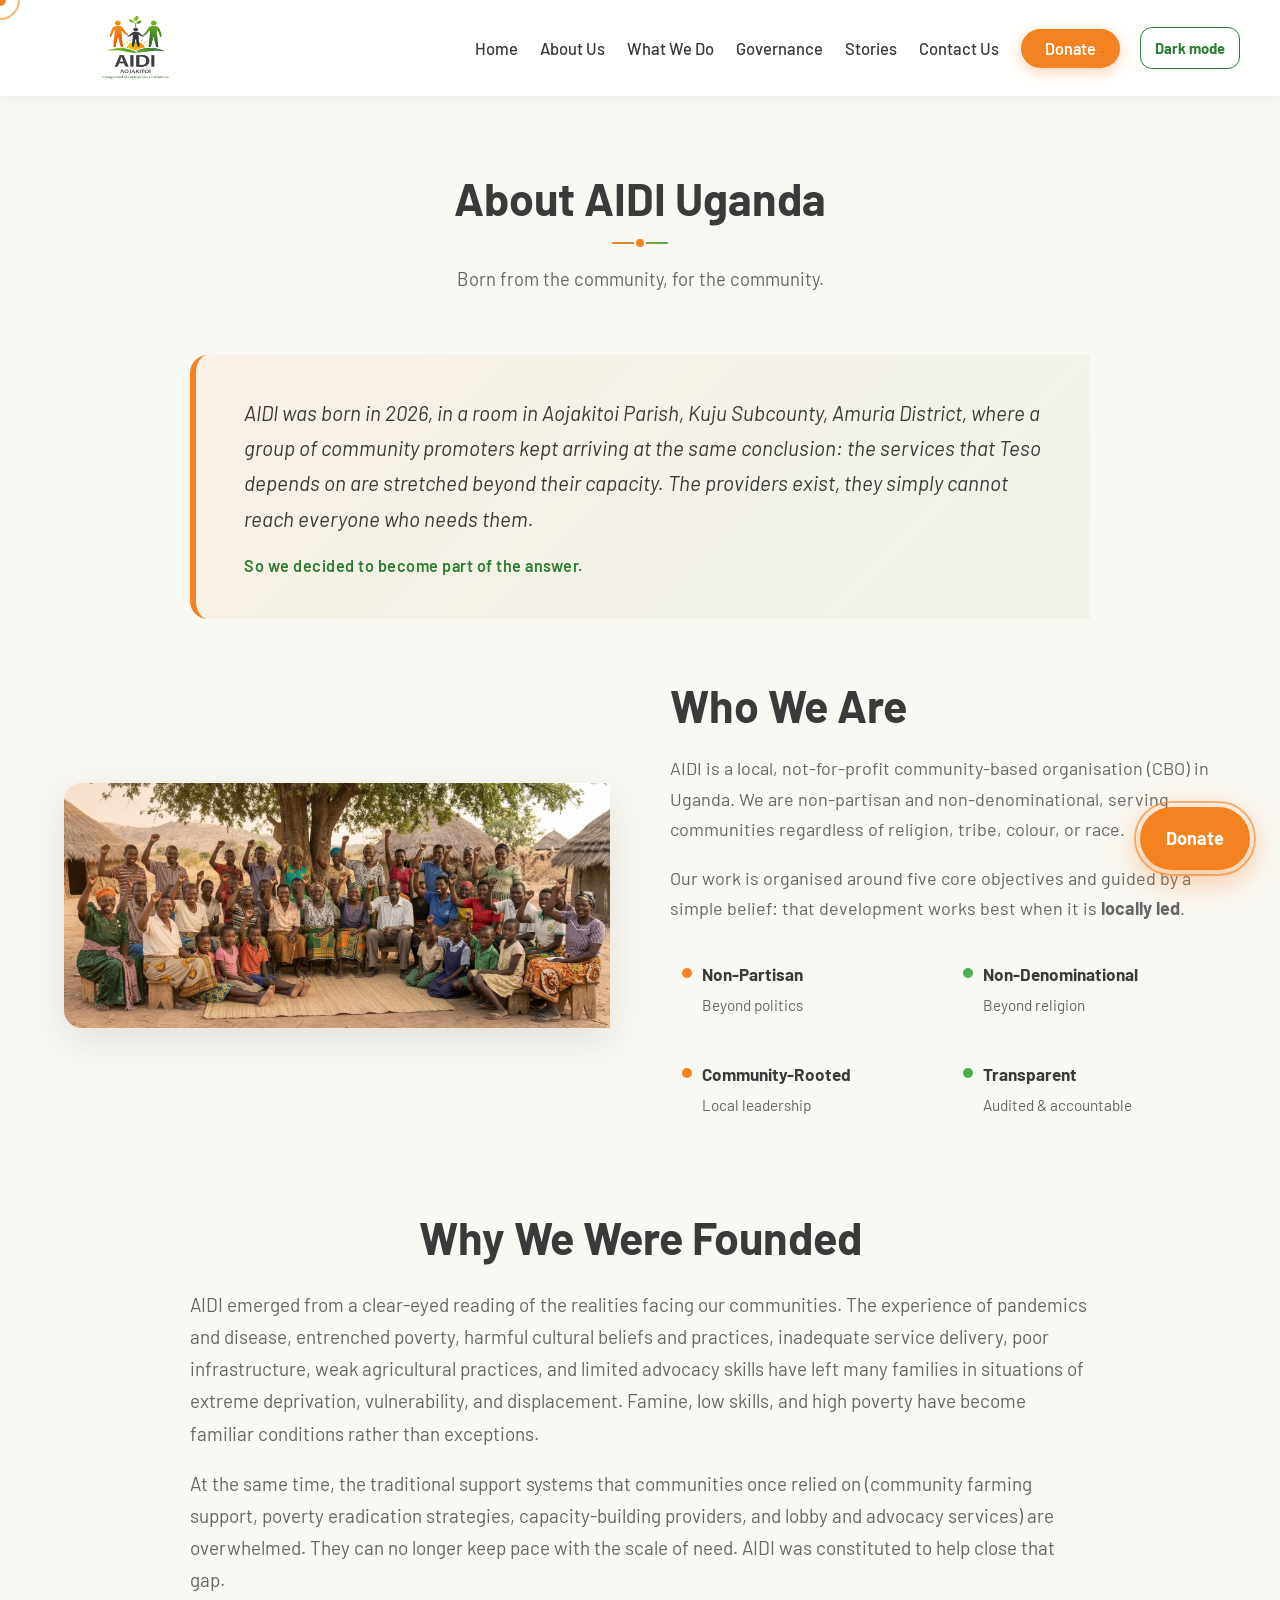
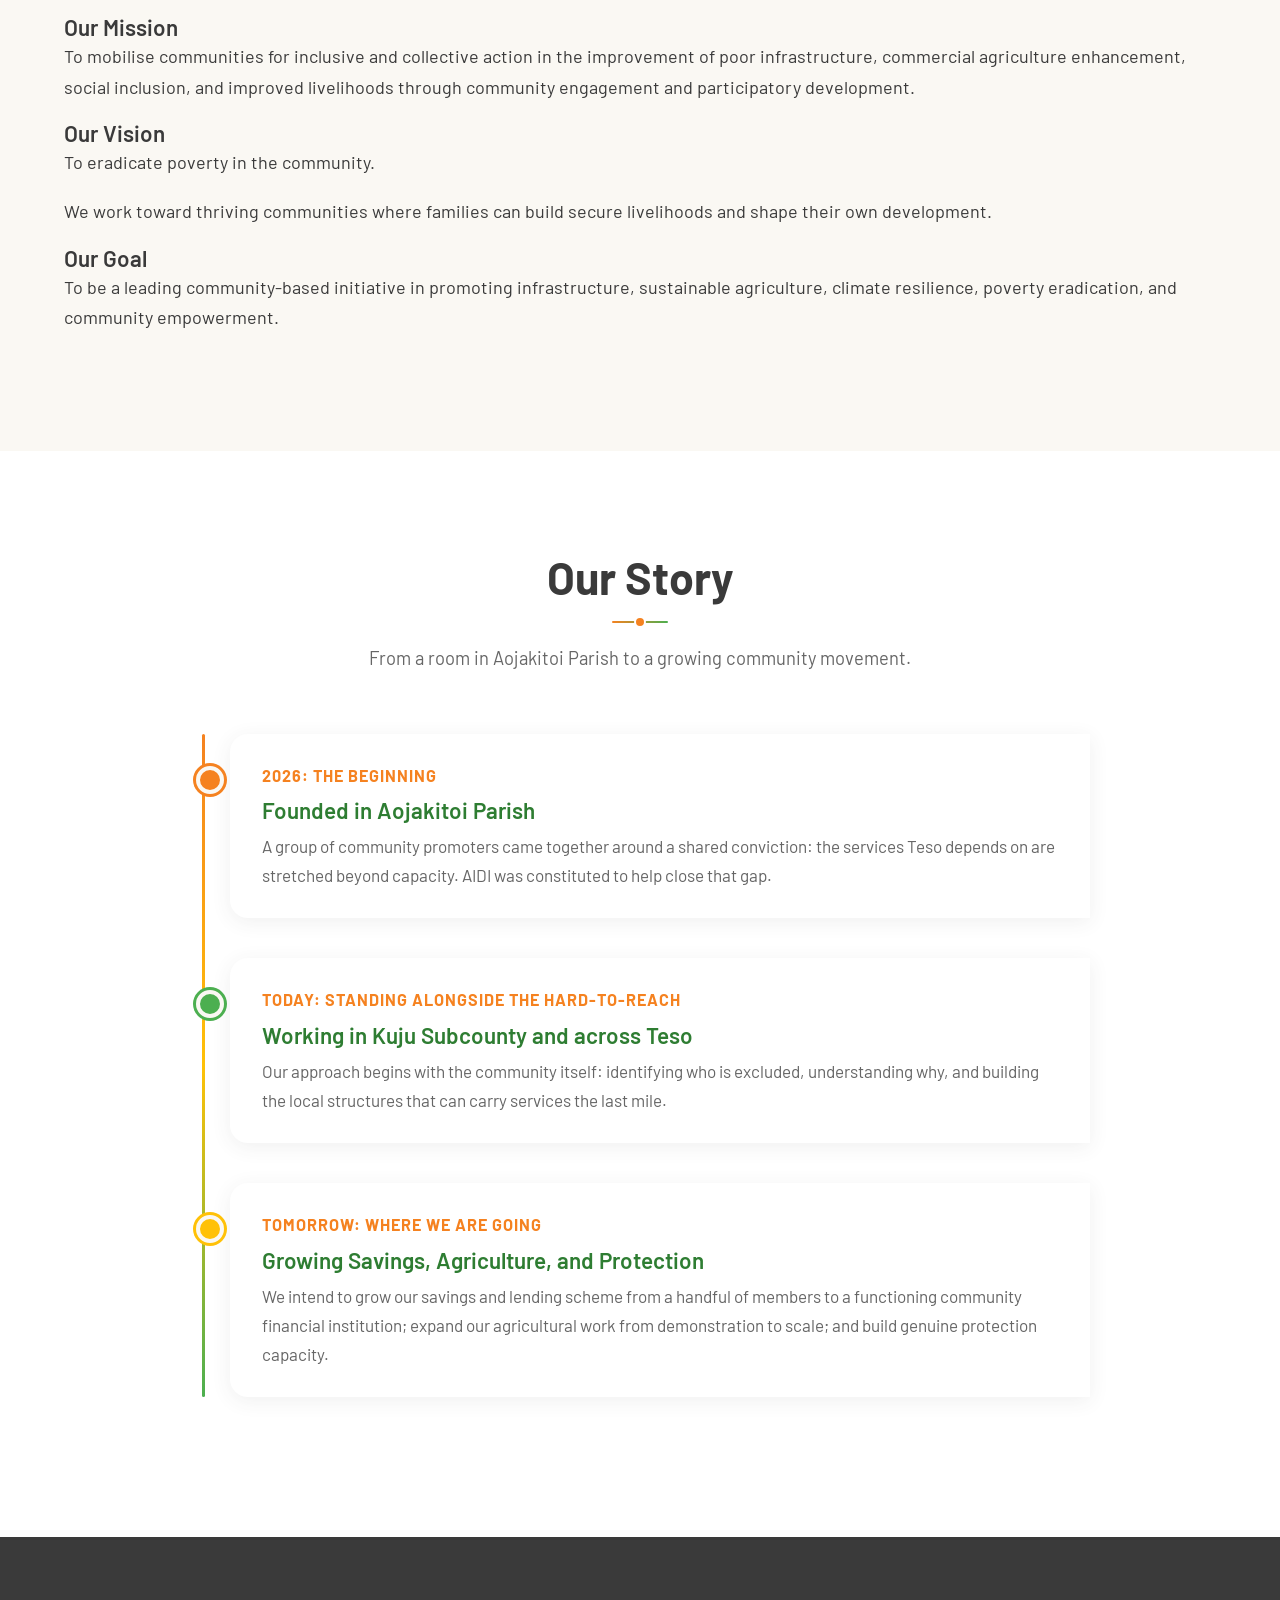
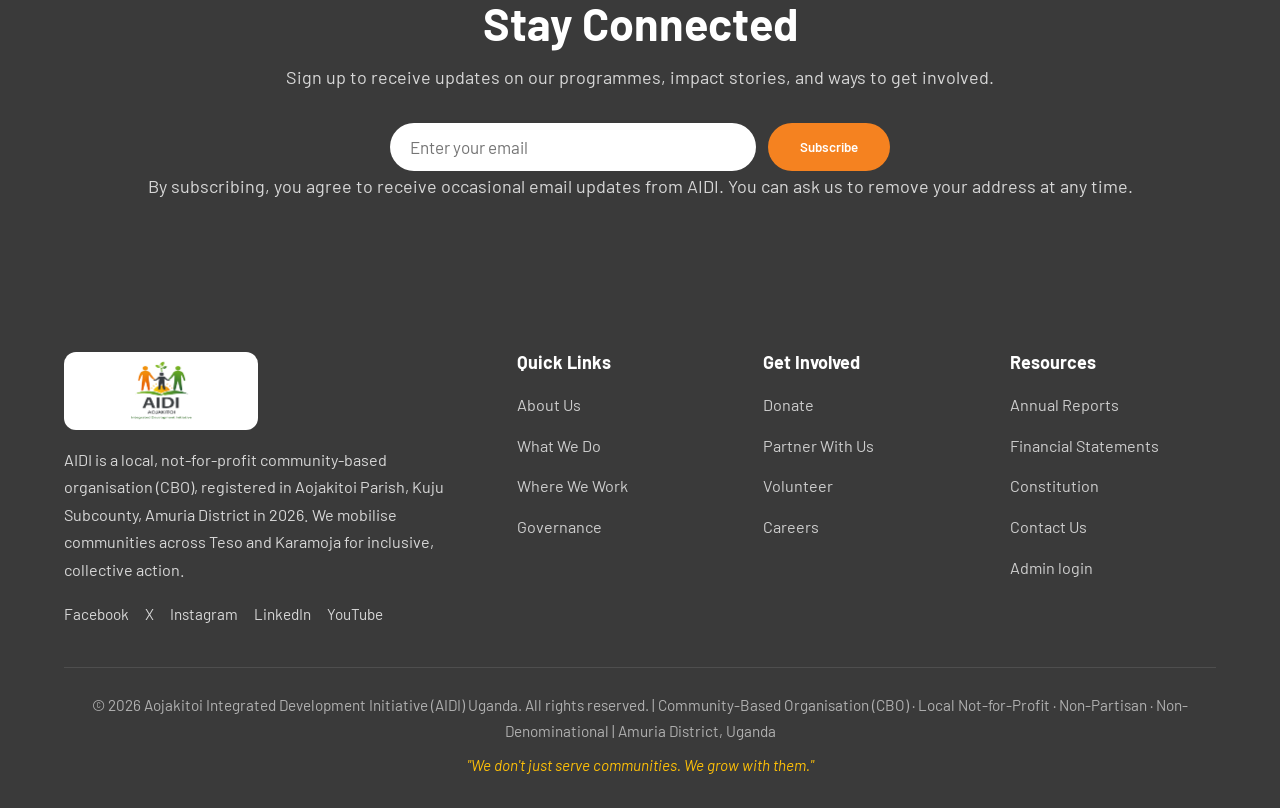
<file: about.html>
<!DOCTYPE html>
<html lang="en">
<head>
<meta charset="UTF-8">
<meta name="viewport" content="width=device-width, initial-scale=1.0">
<title>About AIDI | AIDI Uganda</title>
<meta name="description" content="AIDI Uganda is a community-rooted initiative transforming lives across Teso and Karamoja through education, climate-smart agriculture, health, advocacy, and partnership. We don't just serve communities. We grow with them.">
<meta name="keywords" content="AIDI Uganda, Aojakitoi, Teso, Karamoja, Amuria, community-based organisation Uganda, local not-for-profit, community development, climate-smart agriculture, savings schemes">
<link rel="icon" type="image/png" href="assets/aidi-logo.png">
<link rel="preconnect" href="https://fonts.googleapis.com">
<link rel="preconnect" href="https://fonts.gstatic.com" crossorigin>
<link href="https://fonts.googleapis.com/css2?family=Barlow:ital,wght@0,400;0,500;0,600;0,700;0,800;1,400;1,500;1,600;1,700;1,800&display=swap" rel="stylesheet">
<link rel="stylesheet" href="assets/site.css">
</head>
<body data-theme="light">
<div class="cursor-dot"></div>
<div class="cursor-ring"></div>
<div class="scroll-progress" id="progress"></div>
<header>
  <div class="container nav-wrap">
    <a href="index.html" class="logo" aria-label="AIDI Uganda home">
      <img class="logo-image" src="assets/aidi-logo.png" alt="AIDI Aojakitoi Integrated Development Initiative">
    </a>
    <nav>
      <ul>
        <li><a href="index.html">Home</a></li>
        <li class="nav-dropdown">
          <a href="about.html">About Us</a>
          <ul class="nav-submenu"><li><a href="where.html">Where We Work</a></li></ul>
        </li>
        <li><a href="programs.html">What We Do</a></li>
        <li><a href="governance.html">Governance</a></li>
        <li><a href="stories.html">Stories</a></li>
        <li><a href="contact.html#contact">Contact Us</a></li>
        <li><a href="donate.html" class="btn-donate">Donate</a></li>
      </ul>
    </nav>
    <div class="header-actions">
      <button class="theme-toggle" id="themeToggle" title="Toggle theme" aria-label="Switch to dark mode">Dark mode</button>
      <button class="menu-toggle" aria-label="Open menu" onclick="document.querySelector('nav ul').classList.toggle('open')">Menu</button>
    </div>
  </div>
</header>
<main class="interior-page">
<!-- ABOUT -->
<section class="section" id="about">
  <div class="container">
    <div class="section-head fade-up">
      <h2>About AIDI Uganda</h2>
      <div class="divider"></div>
      <p>Born from the community, for the community.</p>
    </div>

    <div class="story-quote fade-up">
      AIDI was born in 2026, in a room in Aojakitoi Parish, Kuju Subcounty, Amuria District, where a group of community promoters kept arriving at the same conclusion: the services that Teso depends on are stretched beyond their capacity. The providers exist, they simply cannot reach everyone who needs them.
      <cite>So we decided to become part of the answer.</cite>
    </div>

    <div class="about-grid">
      <div class="about-img fade-left">
        <img src="assets/aidi-who-we-are.png" alt="Aojakitoi community members gathered together under a tree">
      </div>
      <div class="about-text fade-right">
        <h2>Who We Are</h2>
        <p>AIDI is a local, not-for-profit community-based organisation (CBO) in Uganda. We are non-partisan and non-denominational, serving communities regardless of religion, tribe, colour, or race.</p>
        <p>Our work is organised around five core objectives and guided by a simple belief: that development works best when it is <strong>locally led</strong>.</p>
        <div class="values">
          <div class="value-item"><div class="value-dot"></div><div><strong>Non-Partisan</strong><span>Beyond politics</span></div></div>
          <div class="value-item"><div class="value-dot"></div><div><strong>Non-Denominational</strong><span>Beyond religion</span></div></div>
          <div class="value-item"><div class="value-dot"></div><div><strong>Community-Rooted</strong><span>Local leadership</span></div></div>
          <div class="value-item"><div class="value-dot"></div><div><strong>Transparent</strong><span>Audited & accountable</span></div></div>
        </div>
      </div>
    </div>

    <div style="max-width:900px;margin:80px auto 0;" class="fade-up">
      <h2 style="text-align:center;margin-bottom:24px;">Why We Were Founded</h2>
      <p style="color:var(--text-muted);font-size:1.05rem;">AIDI emerged from a clear-eyed reading of the realities facing our communities. The experience of pandemics and disease, entrenched poverty, harmful cultural beliefs and practices, inadequate service delivery, poor infrastructure, weak agricultural practices, and limited advocacy skills have left many families in situations of extreme deprivation, vulnerability, and displacement. Famine, low skills, and high poverty have become familiar conditions rather than exceptions.</p>
      <p style="color:var(--text-muted);font-size:1.05rem;">At the same time, the traditional support systems that communities once relied on (community farming support, poverty eradication strategies, capacity-building providers, and lobby and advocacy services) are overwhelmed. They can no longer keep pace with the scale of need. AIDI was constituted to help close that gap.</p>
    </div>

    <div class="mission-carousel" aria-label="AIDI mission, vision, and goal">
      <div class="mission-track">
        <div class="mission-grid">
      <div class="mission-card fade-up">
        <h3>Our Mission</h3>
        <p>To mobilise communities for inclusive and collective action in the improvement of poor infrastructure, commercial agriculture enhancement, social inclusion, and improved livelihoods through community engagement and participatory development.</p>
      </div>
      <div class="mission-card fade-up">
        <h3>Our Vision</h3>
        <p>To eradicate poverty in the community.</p>
        <p style="margin-top:14px;">We work toward thriving communities where families can build secure livelihoods and shape their own development.</p>
      </div>
      <div class="mission-card fade-up">
        <h3>Our Goal</h3>
        <p>To be a leading community-based initiative in promoting infrastructure, sustainable agriculture, climate resilience, poverty eradication, and community empowerment.</p>
      </div>
        </div>
      </div>
    </div>
  </div>
</section>

<!-- STORY / TIMELINE -->
<section class="section section-alt">
  <div class="container">
    <div class="section-head fade-up">
      <h2>Our Story</h2>
      <div class="divider"></div>
      <p>From a room in Aojakitoi Parish to a growing community movement.</p>
    </div>
    <div class="timeline">
      <div class="timeline-item fade-up">
        <div class="timeline-year">2026: The Beginning</div>
        <h3>Founded in Aojakitoi Parish</h3>
        <p>A group of community promoters came together around a shared conviction: the services Teso depends on are stretched beyond capacity. AIDI was constituted to help close that gap.</p>
      </div>
      <div class="timeline-item fade-up">
        <div class="timeline-year">Today: Standing Alongside the Hard-to-Reach</div>
        <h3>Working in Kuju Subcounty and across Teso</h3>
        <p>Our approach begins with the community itself: identifying who is excluded, understanding why, and building the local structures that can carry services the last mile.</p>
      </div>
      <div class="timeline-item fade-up">
        <div class="timeline-year">Tomorrow: Where We Are Going</div>
        <h3>Growing Savings, Agriculture, and Protection</h3>
        <p>We intend to grow our savings and lending scheme from a handful of members to a functioning community financial institution; expand our agricultural work from demonstration to scale; and build genuine protection capacity.</p>
      </div>
    </div>
  </div>
</section>
</main>
<!-- NEWSLETTER -->
<section class="newsletter">
  <div class="container fade-up">
    <h2>Stay Connected</h2>
    <p>Sign up to receive updates on our programmes, impact stories, and ways to get involved.</p>
    <form class="newsletter-form" onsubmit="subscribe(event)">
      <input type="email" name="email" placeholder="Enter your email" autocomplete="email" required>
      <input type="text" name="website" class="newsletter-honeypot" tabindex="-1" autocomplete="off" aria-hidden="true">
      <button type="submit">Subscribe</button>
    </form>
    <p class="newsletter-consent">By subscribing, you agree to receive occasional email updates from AIDI. You can ask us to remove your address at any time.</p>
    <p style="margin-top:16px;font-size:0.85rem;opacity:0.9;" id="newsletterMsg" role="status" aria-live="polite"></p>
  </div>
</section>
<!-- FOOTER -->
<footer>
  <div class="container">
    <div class="footer-grid">
      <div>
        <div class="footer-brand">
          <img class="logo-image" src="assets/aidi-logo.png" alt="AIDI Aojakitoi Integrated Development Initiative">
        </div>
        <p style="font-size:0.9rem;">AIDI is a local, not-for-profit community-based organisation (CBO), registered in Aojakitoi Parish, Kuju Subcounty, Amuria District in 2026. We mobilise communities across Teso and Karamoja for inclusive, collective action.</p>
        <div class="social">
          <a href="#" title="Facebook">Facebook</a>
          <a href="#" title="Twitter">X</a>
          <a href="#" title="Instagram">Instagram</a>
          <a href="#" title="LinkedIn">LinkedIn</a>
          <a href="#" title="YouTube">YouTube</a>
        </div>
      </div>
      <div>
        <h4>Quick Links</h4>
        <ul>
          <li><a href="about.html">About Us</a></li>
          <li><a href="programs.html">What We Do</a></li>
          <li><a href="where.html">Where We Work</a></li>
          <li><a href="governance.html">Governance</a></li>
        </ul>
      </div>
      <div>
        <h4>Get Involved</h4>
        <ul>
          <li><a href="donate.html">Donate</a></li>
          <li><a href="contact.html">Partner With Us</a></li>
          <li><a href="contact.html">Volunteer</a></li>
          <li><a href="contact.html">Careers</a></li>
        </ul>
      </div>
      <div>
        <h4>Resources</h4>
        <ul>
          <li><a href="#">Annual Reports</a></li>
          <li><a href="#">Financial Statements</a></li>
          <li><a href="#">Constitution</a></li>
          <li><a href="contact.html#contact">Contact Us</a></li>
          <li><a href="admin.html">Admin login</a></li>
        </ul>
      </div>
    </div>
    <div class="footer-bottom">
      <div>© 2026 Aojakitoi Integrated Development Initiative (AIDI) Uganda. All rights reserved. | Community-Based Organisation (CBO) · Local Not-for-Profit · Non-Partisan · Non-Denominational | Amuria District, Uganda</div>
      <div class="footer-tagline">"We don't just serve communities. We grow with them."</div>
    </div>
  </div>
</footer>
<a href="donate.html#donate" class="float-donate" onclick="celebrate(event)">Donate</a>

<!-- MODAL -->
<div class="modal-overlay" id="modal" onclick="if(event.target===this) closeModal()">
  <div class="modal-content">
    <button class="modal-close" aria-label="Close dialog" onclick="closeModal()">Close</button>
    <h3 id="modalTitle"></h3>
    <p id="modalDesc"></p>
    <ul id="modalList"></ul>
    <a href="donate.html#donate" class="btn btn-primary" style="width:100%;justify-content:center;" onclick="closeModal();celebrate(event)">Support This Program</a>
  </div>
</div>
<script src="assets/supabase-js-v2.js" defer></script>
<script src="assets/supabase-config.js" defer></script>
<script src="assets/cms-client.js" defer></script>
<script src="assets/site.js" defer></script>
</body>
</html>
</file>
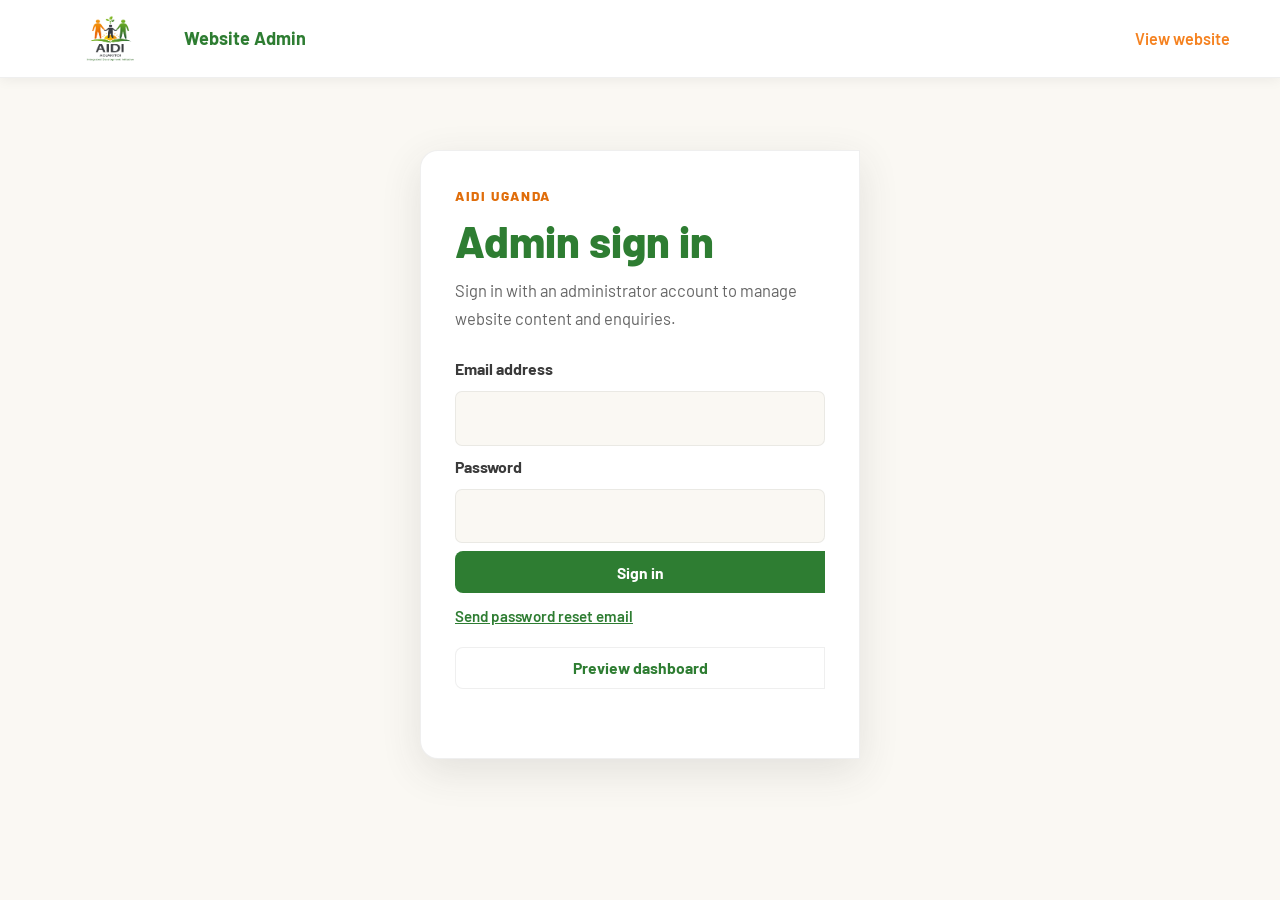
<file: admin.html>
<!DOCTYPE html>
<html lang="en">
<head>
  <meta charset="UTF-8">
  <meta name="viewport" content="width=device-width, initial-scale=1.0">
  <meta name="robots" content="noindex, nofollow">
  <title>AIDI Admin</title>
  <link rel="icon" type="image/png" href="assets/aidi-logo.png">
  <link rel="preconnect" href="https://fonts.googleapis.com">
  <link rel="preconnect" href="https://fonts.gstatic.com" crossorigin>
  <link href="https://fonts.googleapis.com/css2?family=Barlow:wght@400;500;600;700;800&display=swap" rel="stylesheet">
  <link rel="stylesheet" href="assets/site.css">
  <link rel="stylesheet" href="assets/admin.css">
  <script src="assets/supabase-js-v2.js" defer></script>
  <script src="assets/supabase-config.js" defer></script>
  <script src="assets/cms-client.js" defer></script>
  <script src="assets/admin.js" defer></script>
</head>
<body class="admin-page" data-theme="light">
  <header class="admin-header">
    <a class="admin-brand" href="index.html">
      <img class="logo-image" src="assets/aidi-logo.png" alt="AIDI Uganda">
      <span>Website Admin</span>
    </a>
    <a class="admin-public-link" href="index.html">View website</a>
  </header>
  <main class="admin-main">
    <section class="admin-login" id="adminLogin">
      <p class="admin-kicker">AIDI Uganda</p>
      <h1>Admin sign in</h1>
      <p>Sign in with an administrator account to manage website content and enquiries.</p>
      <form id="loginForm">
        <label for="loginEmail">Email address</label>
        <input id="loginEmail" name="email" type="email" autocomplete="username" required>
        <label for="loginPassword">Password</label>
        <input id="loginPassword" name="password" type="password" autocomplete="current-password" required>
        <button class="admin-button admin-button-primary" type="submit">Sign in</button>
      </form>
      <button class="admin-text-button" id="resetPassword" type="button">Send password reset email</button>
      <button class="admin-button admin-button-secondary" id="previewDashboard" type="button" style="width:100%; margin-top:16px;">Preview dashboard</button>
      <p class="admin-status" id="loginStatus" role="status" aria-live="polite"></p>
      <p class="admin-help" id="configurationHelp" hidden>Connect this site to Supabase and complete the one-time admin setup in <code>SUPABASE_SETUP.md</code>.</p>
    </section>

    <section class="admin-dashboard" id="adminDashboard" hidden>
      <div class="admin-dashboard-heading">
        <div>
          <p class="admin-kicker">Content management</p>
          <h1>AIDI Website Admin</h1>
          <p id="signedInAs"></p>
        </div>
        <button class="admin-button admin-button-secondary" id="signOut" type="button">Sign out</button>
      </div>
      <nav class="admin-tabs" aria-label="Admin sections">
        <button type="button" class="admin-tab active" data-panel="contentPanel" aria-selected="true">Pages &amp; photos</button>
        <button type="button" class="admin-tab" data-panel="storiesPanel" aria-selected="false">Stories</button>
        <button type="button" class="admin-tab" data-panel="messagesPanel" aria-selected="false">Messages <span id="messageCount"></span></button>
        <button type="button" class="admin-tab" data-panel="donationsPanel" aria-selected="false">Donation requests <span id="donationCount"></span></button>
      </nav>
      <p class="admin-status dashboard-status" id="dashboardStatus" role="status" aria-live="polite"></p>

      <section class="admin-panel" id="contentPanel">
        <div class="admin-panel-heading">
          <div>
            <h2>Website content and photos</h2>
            <p>Edit text, replace images, and save changes directly to the live website.</p>
          </div>
          <label class="admin-filter-label" for="contentPageFilter">Page</label>
          <select id="contentPageFilter"></select>
        </div>
        <div class="admin-content-list" id="contentList" aria-live="polite"></div>
      </section>

      <section class="admin-panel" id="storiesPanel" hidden>
        <div class="admin-panel-heading">
          <div>
            <h2>Community stories</h2>
            <p>Create drafts, publish stories, update them, or remove them from the website.</p>
          </div>
        </div>
        <form class="admin-story-form" id="storyForm">
          <input id="storyId" type="hidden">
          <label for="storyTitle">Story title</label>
          <input id="storyTitle" maxlength="180" required>
          <label for="storyExcerpt">Short introduction</label>
          <textarea id="storyExcerpt" maxlength="600" rows="2" required></textarea>
          <label for="storyBody">Story</label>
          <textarea id="storyBody" maxlength="12000" rows="7" required></textarea>
          <label for="storyImage">Story photo (optional)</label>
          <input id="storyImage" type="file" accept="image/jpeg,image/png,image/webp,image/gif">
          <img class="admin-story-preview" id="storyImagePreview" alt="Selected story photo preview" hidden>
          <input id="storyExistingImage" type="hidden">
          <label class="admin-checkbox"><input id="storyPublished" type="checkbox"> Publish this story on the website</label>
          <div class="admin-form-actions">
            <button class="admin-button admin-button-primary" type="submit" id="saveStory">Save story</button>
            <button class="admin-button admin-button-secondary" type="button" id="cancelStoryEdit" hidden>Cancel edit</button>
          </div>
        </form>
        <div class="admin-story-list" id="storyList"></div>
      </section>

      <section class="admin-panel" id="messagesPanel" hidden>
        <div class="admin-panel-heading">
          <div>
            <h2>Contact messages</h2>
            <p>Read, archive, and delete messages sent through the website.</p>
          </div>
        </div>
        <div class="admin-inbox-list" id="messageList"></div>
      </section>

      <section class="admin-panel" id="donationsPanel" hidden>
        <div class="admin-panel-heading">
          <div>
            <h2>Donation information requests</h2>
            <p>Review enquiries, mark them as read or archived, and delete them when no longer needed.</p>
          </div>
        </div>
        <div class="admin-inbox-list" id="donationList"></div>
      </section>
    </section>
  </main>
</body>
</html>
</file>
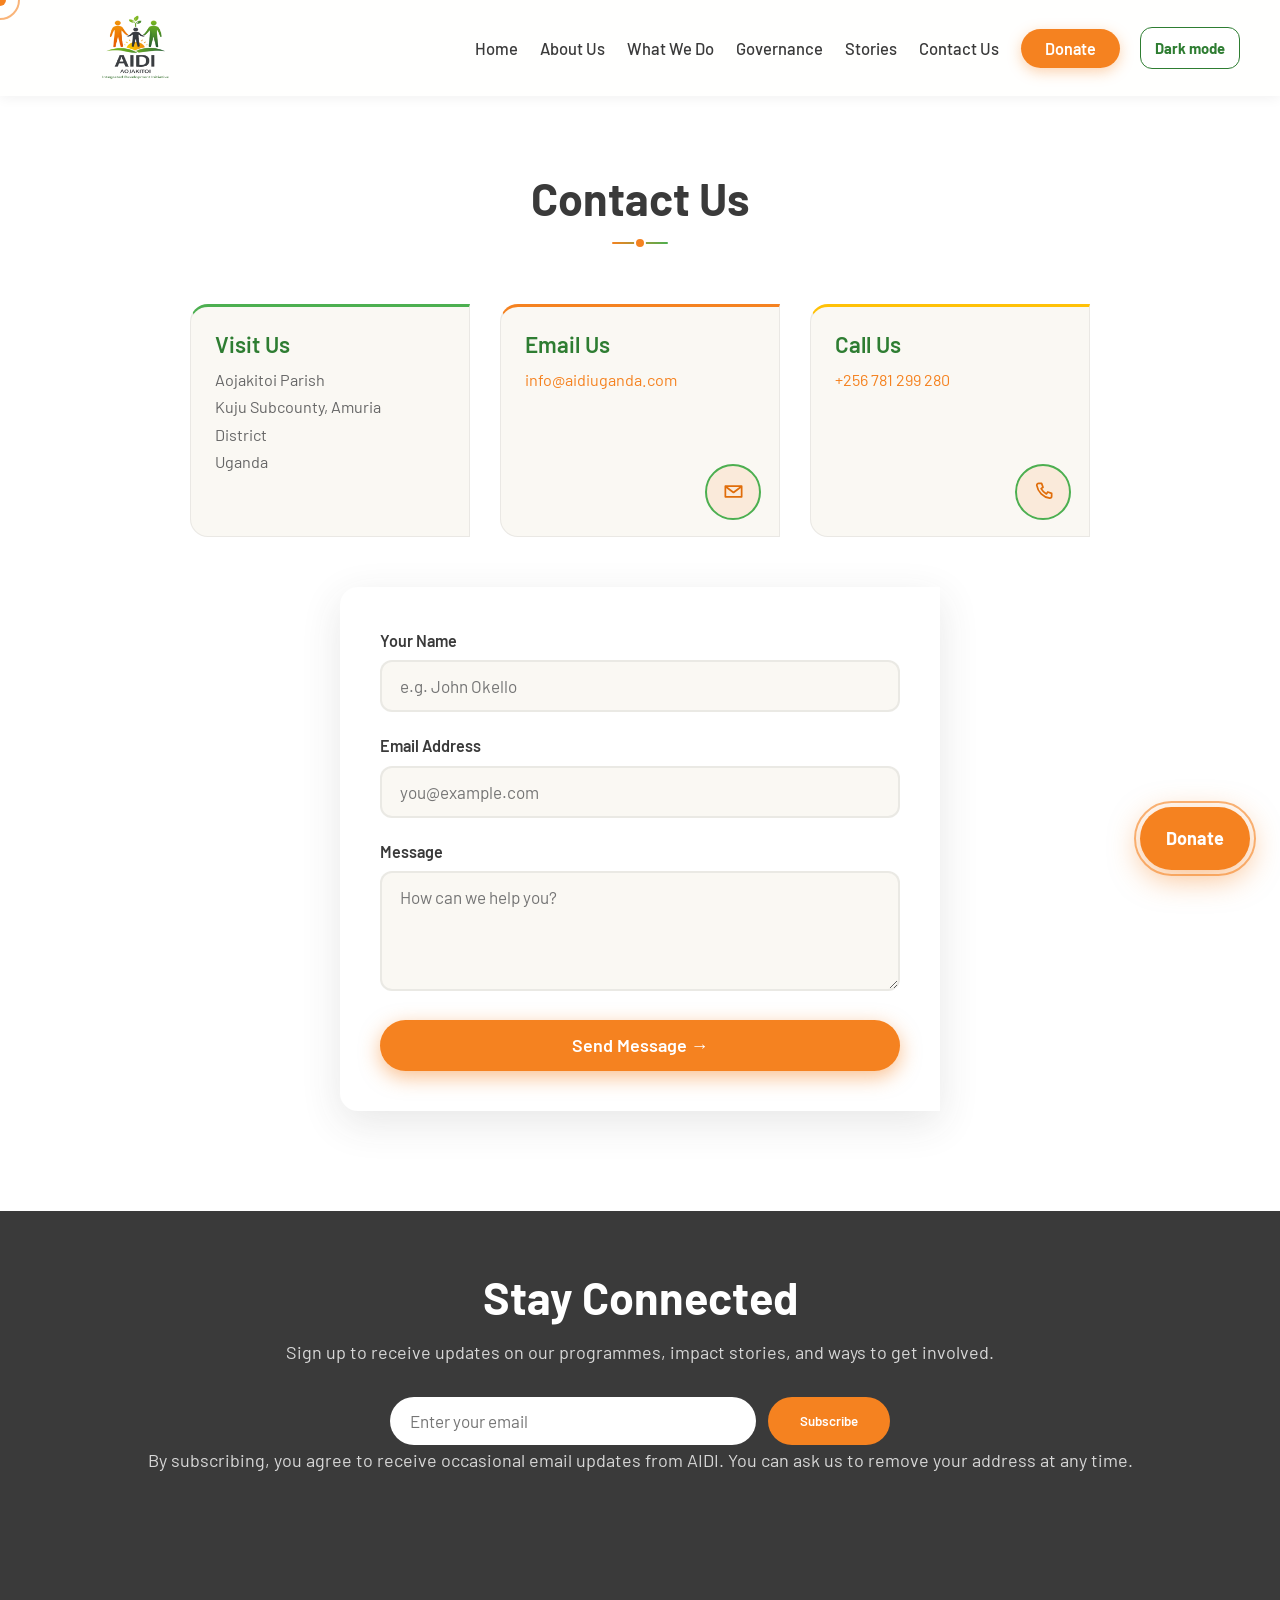
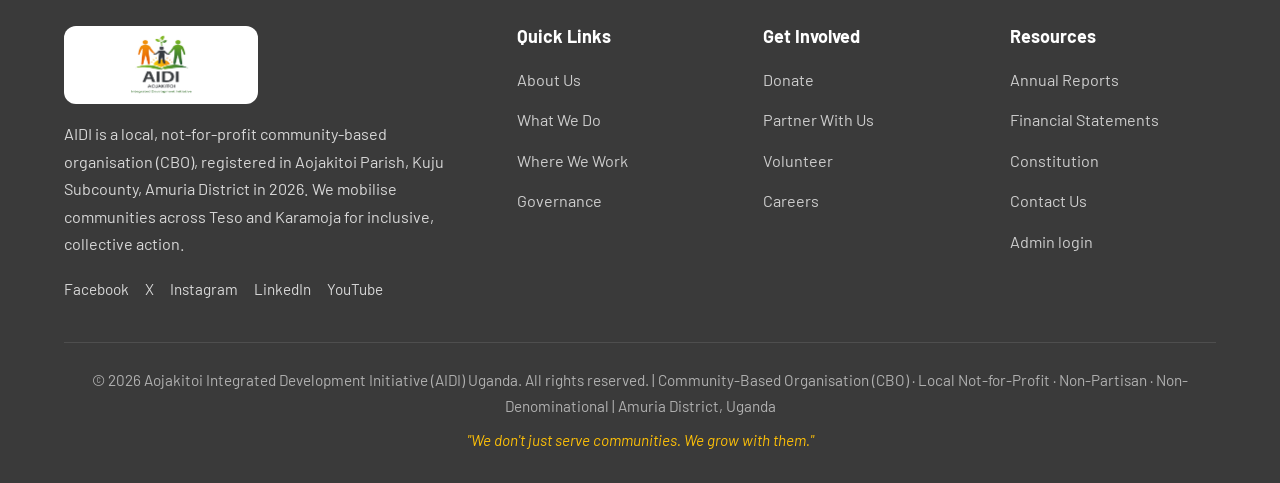
<file: contact.html>
<!DOCTYPE html>
<html lang="en">
<head>
<meta charset="UTF-8">
<meta name="viewport" content="width=device-width, initial-scale=1.0">
<title>Contact Us | AIDI Uganda</title>
<meta name="description" content="AIDI Uganda is a community-rooted initiative transforming lives across Teso and Karamoja through education, climate-smart agriculture, health, advocacy, and partnership. We don't just serve communities. We grow with them.">
<meta name="keywords" content="AIDI Uganda, Aojakitoi, Teso, Karamoja, Amuria, community-based organisation Uganda, local not-for-profit, community development, climate-smart agriculture, savings schemes">
<link rel="icon" type="image/png" href="assets/aidi-logo.png">
<link rel="preconnect" href="https://fonts.googleapis.com">
<link rel="preconnect" href="https://fonts.gstatic.com" crossorigin>
<link href="https://fonts.googleapis.com/css2?family=Barlow:ital,wght@0,400;0,500;0,600;0,700;0,800;1,400;1,500;1,600;1,700;1,800&display=swap" rel="stylesheet">
<link rel="stylesheet" href="assets/site.css">
</head>
<body data-theme="light">
<div class="cursor-dot"></div>
<div class="cursor-ring"></div>
<div class="scroll-progress" id="progress"></div>
<header>
  <div class="container nav-wrap">
    <a href="index.html" class="logo" aria-label="AIDI Uganda home">
      <img class="logo-image" src="assets/aidi-logo.png" alt="AIDI Aojakitoi Integrated Development Initiative">
    </a>
    <nav>
      <ul>
        <li><a href="index.html">Home</a></li>
        <li class="nav-dropdown">
          <a href="about.html">About Us</a>
          <ul class="nav-submenu"><li><a href="where.html">Where We Work</a></li></ul>
        </li>
        <li><a href="programs.html">What We Do</a></li>
        <li><a href="governance.html">Governance</a></li>
        <li><a href="stories.html">Stories</a></li>
        <li><a href="contact.html#contact">Contact Us</a></li>
        <li><a href="donate.html" class="btn-donate">Donate</a></li>
      </ul>
    </nav>
    <div class="header-actions">
      <button class="theme-toggle" id="themeToggle" title="Toggle theme" aria-label="Switch to dark mode">Dark mode</button>
      <button class="menu-toggle" aria-label="Open menu" onclick="document.querySelector('nav ul').classList.toggle('open')">Menu</button>
    </div>
  </div>
</header>
<main class="interior-page">
<!-- CONTACT -->
<section class="section section-alt" id="contact">
  <div class="container">
    <div class="section-head fade-up">
      <h2>Contact Us</h2>
      <div class="divider"></div>
    </div>
    <div class="contact-grid">
      <div class="contact-card fade-up">
        <h3>Visit Us</h3>
        <p>Aojakitoi Parish<br>Kuju Subcounty, Amuria District<br>Uganda</p>
      </div>
      <div class="contact-card fade-up">
        <h3>Email Us</h3>
        <p><a href="mailto:info@aidiuganda.com">info@aidiuganda.com</a></p>
        <a class="contact-action-icon" href="mailto:info@aidiuganda.com" aria-label="Email AIDI Uganda">
          <svg viewBox="0 0 24 24" aria-hidden="true"><path d="M3.5 6.5h17v11h-17z"/><path d="m4 7 8 6 8-6"/></svg>
        </a>
      </div>
      <div class="contact-card fade-up">
        <h3>Call Us</h3>
        <p><a href="tel:+256781299280">+256 781 299 280</a></p>
        <a class="contact-action-icon" href="tel:+256781299280" aria-label="Call AIDI Uganda">
          <svg viewBox="0 0 24 24" aria-hidden="true"><path d="M7 3.5h3l1.5 4-2 1.5a15 15 0 0 0 5.5 5.5l1.5-2 4 1.5v3c0 1.1-.9 2-2 2A16.5 16.5 0 0 1 5 5.5c0-1.1.9-2 2-2Z"/></svg>
        </a>
      </div>
    </div>
    <form class="contact-form fade-up" onsubmit="submitForm(event)">
      <div class="form-group">
        <label for="name">Your Name</label>
        <input type="text" id="name" name="name" maxlength="120" autocomplete="name" required placeholder="e.g. John Okello">
      </div>
      <div class="form-group">
        <label for="email">Email Address</label>
        <input type="email" id="email" name="email" maxlength="254" autocomplete="email" required placeholder="you@example.com">
      </div>
      <div class="form-group">
        <label for="message">Message</label>
        <textarea id="message" name="message" maxlength="5000" required placeholder="How can we help you?"></textarea>
      </div>
      <button type="submit" class="btn btn-primary" style="width:100%;justify-content:center;">Send Message →</button>
      <div class="form-notice" id="formSuccess" role="status" aria-live="polite"></div>
    </form>
  </div>
</section>
</main>
<!-- NEWSLETTER -->
<section class="newsletter">
  <div class="container fade-up">
    <h2>Stay Connected</h2>
    <p>Sign up to receive updates on our programmes, impact stories, and ways to get involved.</p>
    <form class="newsletter-form" onsubmit="subscribe(event)">
      <input type="email" name="email" placeholder="Enter your email" autocomplete="email" required>
      <input type="text" name="website" class="newsletter-honeypot" tabindex="-1" autocomplete="off" aria-hidden="true">
      <button type="submit">Subscribe</button>
    </form>
    <p class="newsletter-consent">By subscribing, you agree to receive occasional email updates from AIDI. You can ask us to remove your address at any time.</p>
    <p style="margin-top:16px;font-size:0.85rem;opacity:0.9;" id="newsletterMsg" role="status" aria-live="polite"></p>
  </div>
</section>
<!-- FOOTER -->
<footer>
  <div class="container">
    <div class="footer-grid">
      <div>
        <div class="footer-brand">
          <img class="logo-image" src="assets/aidi-logo.png" alt="AIDI Aojakitoi Integrated Development Initiative">
        </div>
        <p style="font-size:0.9rem;">AIDI is a local, not-for-profit community-based organisation (CBO), registered in Aojakitoi Parish, Kuju Subcounty, Amuria District in 2026. We mobilise communities across Teso and Karamoja for inclusive, collective action.</p>
        <div class="social">
          <a href="#" title="Facebook">Facebook</a>
          <a href="#" title="Twitter">X</a>
          <a href="#" title="Instagram">Instagram</a>
          <a href="#" title="LinkedIn">LinkedIn</a>
          <a href="#" title="YouTube">YouTube</a>
        </div>
      </div>
      <div>
        <h4>Quick Links</h4>
        <ul>
          <li><a href="about.html">About Us</a></li>
          <li><a href="programs.html">What We Do</a></li>
          <li><a href="where.html">Where We Work</a></li>
          <li><a href="governance.html">Governance</a></li>
        </ul>
      </div>
      <div>
        <h4>Get Involved</h4>
        <ul>
          <li><a href="donate.html">Donate</a></li>
          <li><a href="contact.html">Partner With Us</a></li>
          <li><a href="contact.html">Volunteer</a></li>
          <li><a href="contact.html">Careers</a></li>
        </ul>
      </div>
      <div>
        <h4>Resources</h4>
        <ul>
          <li><a href="#">Annual Reports</a></li>
          <li><a href="#">Financial Statements</a></li>
          <li><a href="#">Constitution</a></li>
          <li><a href="contact.html#contact">Contact Us</a></li>
          <li><a href="admin.html">Admin login</a></li>
        </ul>
      </div>
    </div>
    <div class="footer-bottom">
      <div>© 2026 Aojakitoi Integrated Development Initiative (AIDI) Uganda. All rights reserved. | Community-Based Organisation (CBO) · Local Not-for-Profit · Non-Partisan · Non-Denominational | Amuria District, Uganda</div>
      <div class="footer-tagline">"We don't just serve communities. We grow with them."</div>
    </div>
  </div>
</footer>
<a href="donate.html#donate" class="float-donate" onclick="celebrate(event)">Donate</a>

<!-- MODAL -->
<div class="modal-overlay" id="modal" onclick="if(event.target===this) closeModal()">
  <div class="modal-content">
    <button class="modal-close" aria-label="Close dialog" onclick="closeModal()">Close</button>
    <h3 id="modalTitle"></h3>
    <p id="modalDesc"></p>
    <ul id="modalList"></ul>
    <a href="donate.html#donate" class="btn btn-primary" style="width:100%;justify-content:center;" onclick="closeModal();celebrate(event)">Support This Program</a>
  </div>
</div>
<script src="assets/supabase-js-v2.js" defer></script>
<script src="assets/supabase-config.js" defer></script>
<script src="assets/cms-client.js" defer></script>
<script src="assets/site.js" defer></script>
</body>
</html>
</file>
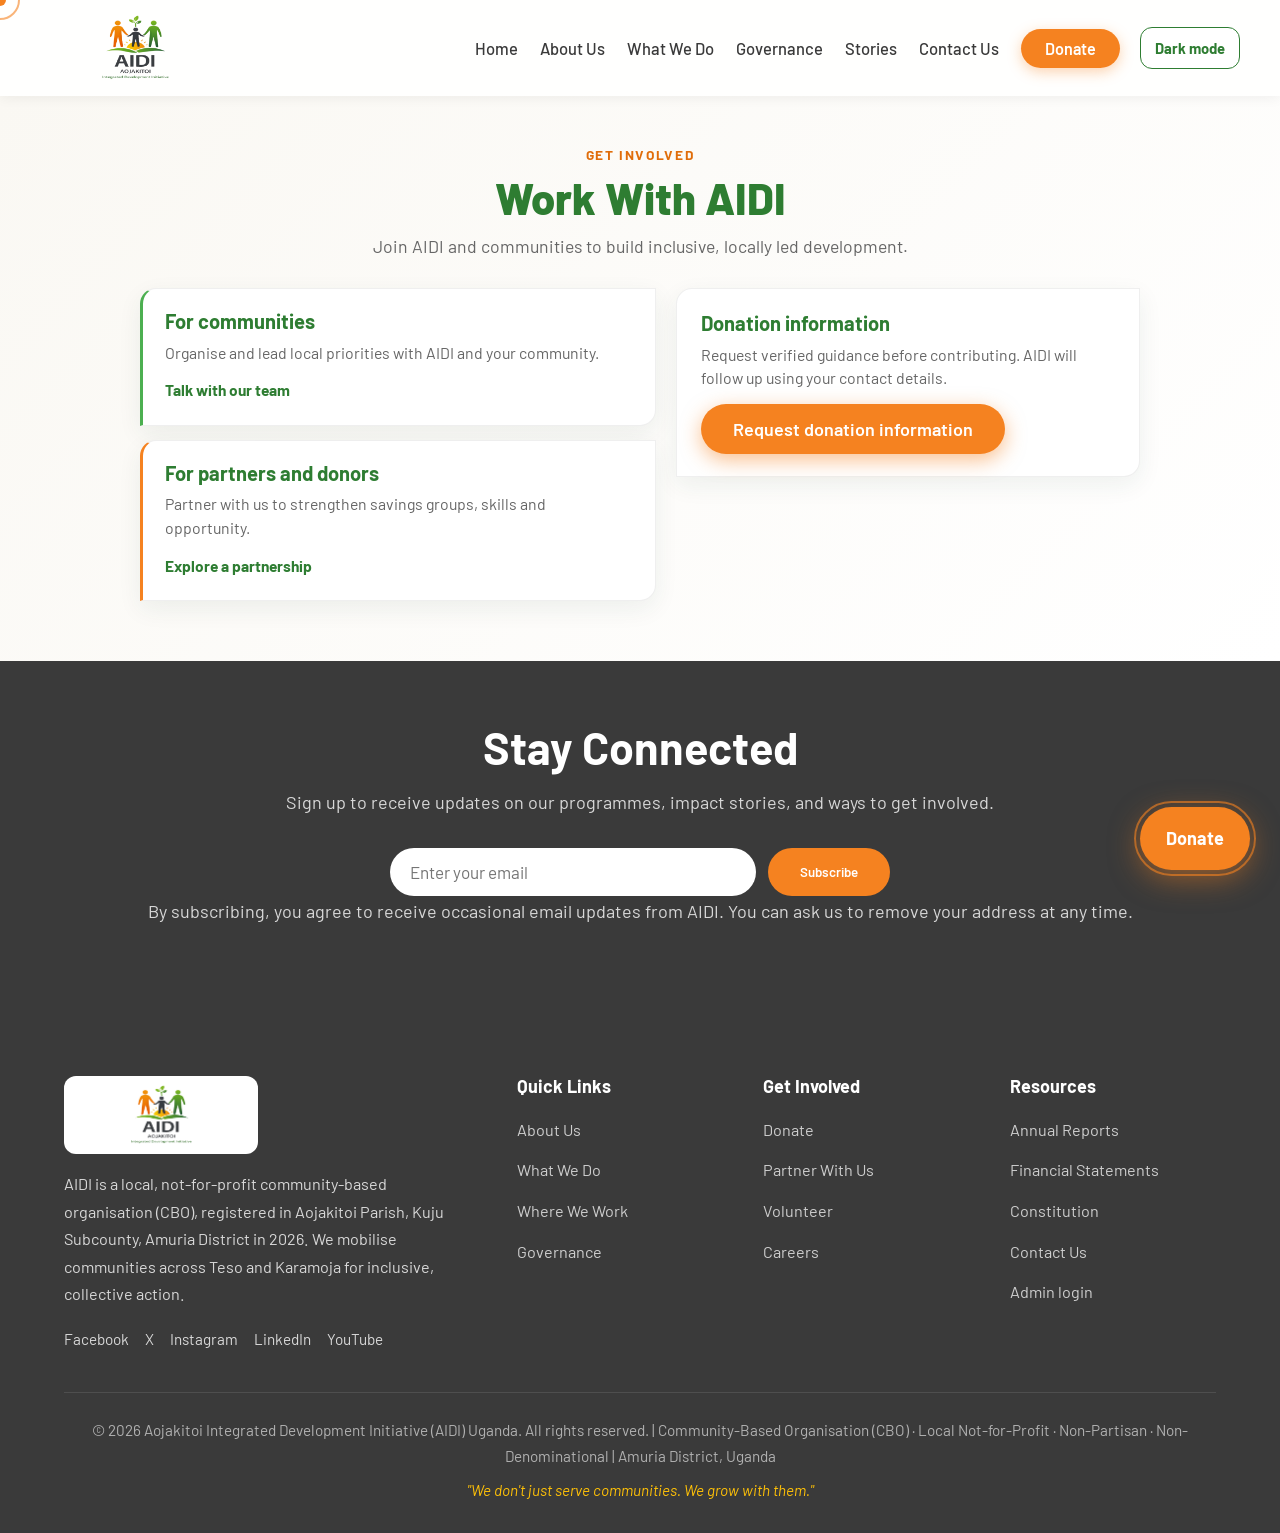
<file: donate.html>
<!DOCTYPE html>
<html lang="en">
<head>
<meta charset="UTF-8">
<meta name="viewport" content="width=device-width, initial-scale=1.0">
<title>Donate | AIDI Uganda</title>
<meta name="description" content="AIDI Uganda is a community-rooted initiative transforming lives across Teso and Karamoja through education, climate-smart agriculture, health, advocacy, and partnership. We don't just serve communities. We grow with them.">
<meta name="keywords" content="AIDI Uganda, Aojakitoi, Teso, Karamoja, Amuria, community-based organisation Uganda, local not-for-profit, community development, climate-smart agriculture, savings schemes">
<link rel="icon" type="image/png" href="assets/aidi-logo.png">
<link rel="preconnect" href="https://fonts.googleapis.com">
<link rel="preconnect" href="https://fonts.gstatic.com" crossorigin>
<link href="https://fonts.googleapis.com/css2?family=Barlow:ital,wght@0,400;0,500;0,600;0,700;0,800;1,400;1,500;1,600;1,700;1,800&display=swap" rel="stylesheet">
<link rel="stylesheet" href="assets/site.css">
</head>
<body data-theme="light">
<div class="cursor-dot"></div>
<div class="cursor-ring"></div>
<div class="scroll-progress" id="progress"></div>
<header>
  <div class="container nav-wrap">
    <a href="index.html" class="logo" aria-label="AIDI Uganda home">
      <img class="logo-image" src="assets/aidi-logo.png" alt="AIDI Aojakitoi Integrated Development Initiative">
    </a>
    <nav>
      <ul>
        <li><a href="index.html">Home</a></li>
        <li class="nav-dropdown">
          <a href="about.html">About Us</a>
          <ul class="nav-submenu"><li><a href="where.html">Where We Work</a></li></ul>
        </li>
        <li><a href="programs.html">What We Do</a></li>
        <li><a href="governance.html">Governance</a></li>
        <li><a href="stories.html">Stories</a></li>
        <li><a href="contact.html#contact">Contact Us</a></li>
        <li><a href="donate.html" class="btn-donate">Donate</a></li>
      </ul>
    </nav>
    <div class="header-actions">
      <button class="theme-toggle" id="themeToggle" title="Toggle theme" aria-label="Switch to dark mode">Dark mode</button>
      <button class="menu-toggle" aria-label="Open menu" onclick="document.querySelector('nav ul').classList.toggle('open')">Menu</button>
    </div>
  </div>
</header>
<main class="interior-page">
<!-- WORK WITH US -->
<section class="section work-with-us" id="donate">
  <div class="container">
    <div class="work-with-us-heading fade-up">
      <span class="work-with-us-kicker">Get involved</span>
      <h1>Work With AIDI</h1>
      <p>Join AIDI and communities to build inclusive, locally led development.</p>
    </div>
    <div class="work-with-us-layout">
      <div class="work-options">
        <article class="work-option">
          <h2>For communities</h2>
          <p>Organise and lead local priorities with AIDI and your community.</p>
          <a class="work-option-link" href="contact.html#contact">Talk with our team</a>
        </article>
        <article class="work-option">
          <h2>For partners and donors</h2>
          <p>Partner with us to strengthen savings groups, skills and opportunity.</p>
          <a class="work-option-link" href="contact.html#contact">Explore a partnership</a>
        </article>
      </div>
      <aside class="donation-request-panel" aria-labelledby="donationRequestTitle">
        <h2 id="donationRequestTitle">Donation information</h2>
        <p>Request verified guidance before contributing. AIDI will follow up using your contact details.</p>
        <button class="btn btn-primary donation-request-toggle" type="button" aria-expanded="false" aria-controls="donationRequestForm" onclick="toggleDonationRequest()">Request donation information</button>
        <form class="donation-request-form" id="donationRequestForm" onsubmit="submitDonationRequest(event)" hidden>
          <div class="donation-form-grid">
            <div class="form-group">
              <label for="donationName">Your name</label>
              <input type="text" id="donationName" name="name" maxlength="120" autocomplete="name" required>
            </div>
            <div class="form-group">
              <label for="donationEmail">Email address</label>
              <input type="email" id="donationEmail" name="email" maxlength="254" autocomplete="email" required>
            </div>
            <div class="form-group donation-message">
              <label for="donationMessage">What information would help?</label>
              <textarea id="donationMessage" name="message" rows="3" maxlength="5000" placeholder="Tell us about your interest or question." required></textarea>
            </div>
          </div>
          <button type="submit" class="btn btn-primary donation-submit">Send request</button>
          <p class="donation-form-note">AIDI will reply directly to the email address you provide. Verified payment details will be confirmed by AIDI.</p>
          <p class="donation-form-status" id="donationRequestStatus" role="status" aria-live="polite"></p>
        </form>
      </aside>
    </div>
  </div>
</section>
</main>
<!-- NEWSLETTER -->
<section class="newsletter">
  <div class="container fade-up">
    <h2>Stay Connected</h2>
    <p>Sign up to receive updates on our programmes, impact stories, and ways to get involved.</p>
    <form class="newsletter-form" onsubmit="subscribe(event)">
      <input type="email" name="email" placeholder="Enter your email" autocomplete="email" required>
      <input type="text" name="website" class="newsletter-honeypot" tabindex="-1" autocomplete="off" aria-hidden="true">
      <button type="submit">Subscribe</button>
    </form>
    <p class="newsletter-consent">By subscribing, you agree to receive occasional email updates from AIDI. You can ask us to remove your address at any time.</p>
    <p style="margin-top:16px;font-size:0.85rem;opacity:0.9;" id="newsletterMsg" role="status" aria-live="polite"></p>
  </div>
</section>
<!-- FOOTER -->
<footer>
  <div class="container">
    <div class="footer-grid">
      <div>
        <div class="footer-brand">
          <img class="logo-image" src="assets/aidi-logo.png" alt="AIDI Aojakitoi Integrated Development Initiative">
        </div>
        <p style="font-size:0.9rem;">AIDI is a local, not-for-profit community-based organisation (CBO), registered in Aojakitoi Parish, Kuju Subcounty, Amuria District in 2026. We mobilise communities across Teso and Karamoja for inclusive, collective action.</p>
        <div class="social">
          <a href="#" title="Facebook">Facebook</a>
          <a href="#" title="Twitter">X</a>
          <a href="#" title="Instagram">Instagram</a>
          <a href="#" title="LinkedIn">LinkedIn</a>
          <a href="#" title="YouTube">YouTube</a>
        </div>
      </div>
      <div>
        <h4>Quick Links</h4>
        <ul>
          <li><a href="about.html">About Us</a></li>
          <li><a href="programs.html">What We Do</a></li>
          <li><a href="where.html">Where We Work</a></li>
          <li><a href="governance.html">Governance</a></li>
        </ul>
      </div>
      <div>
        <h4>Get Involved</h4>
        <ul>
          <li><a href="donate.html">Donate</a></li>
          <li><a href="contact.html">Partner With Us</a></li>
          <li><a href="contact.html">Volunteer</a></li>
          <li><a href="contact.html">Careers</a></li>
        </ul>
      </div>
      <div>
        <h4>Resources</h4>
        <ul>
          <li><a href="#">Annual Reports</a></li>
          <li><a href="#">Financial Statements</a></li>
          <li><a href="#">Constitution</a></li>
          <li><a href="contact.html#contact">Contact Us</a></li>
          <li><a href="admin.html">Admin login</a></li>
        </ul>
      </div>
    </div>
    <div class="footer-bottom">
      <div>© 2026 Aojakitoi Integrated Development Initiative (AIDI) Uganda. All rights reserved. | Community-Based Organisation (CBO) · Local Not-for-Profit · Non-Partisan · Non-Denominational | Amuria District, Uganda</div>
      <div class="footer-tagline">"We don't just serve communities. We grow with them."</div>
    </div>
  </div>
</footer>
<a href="donate.html#donate" class="float-donate" onclick="celebrate(event)">Donate</a>

<!-- MODAL -->
<div class="modal-overlay" id="modal" onclick="if(event.target===this) closeModal()">
  <div class="modal-content">
    <button class="modal-close" aria-label="Close dialog" onclick="closeModal()">Close</button>
    <h3 id="modalTitle"></h3>
    <p id="modalDesc"></p>
    <ul id="modalList"></ul>
    <a href="donate.html#donate" class="btn btn-primary" style="width:100%;justify-content:center;" onclick="closeModal();celebrate(event)">Support This Program</a>
  </div>
</div>
<script src="assets/supabase-js-v2.js" defer></script>
<script src="assets/supabase-config.js" defer></script>
<script src="assets/cms-client.js" defer></script>
<script src="assets/site.js" defer></script>
</body>
</html>
</file>
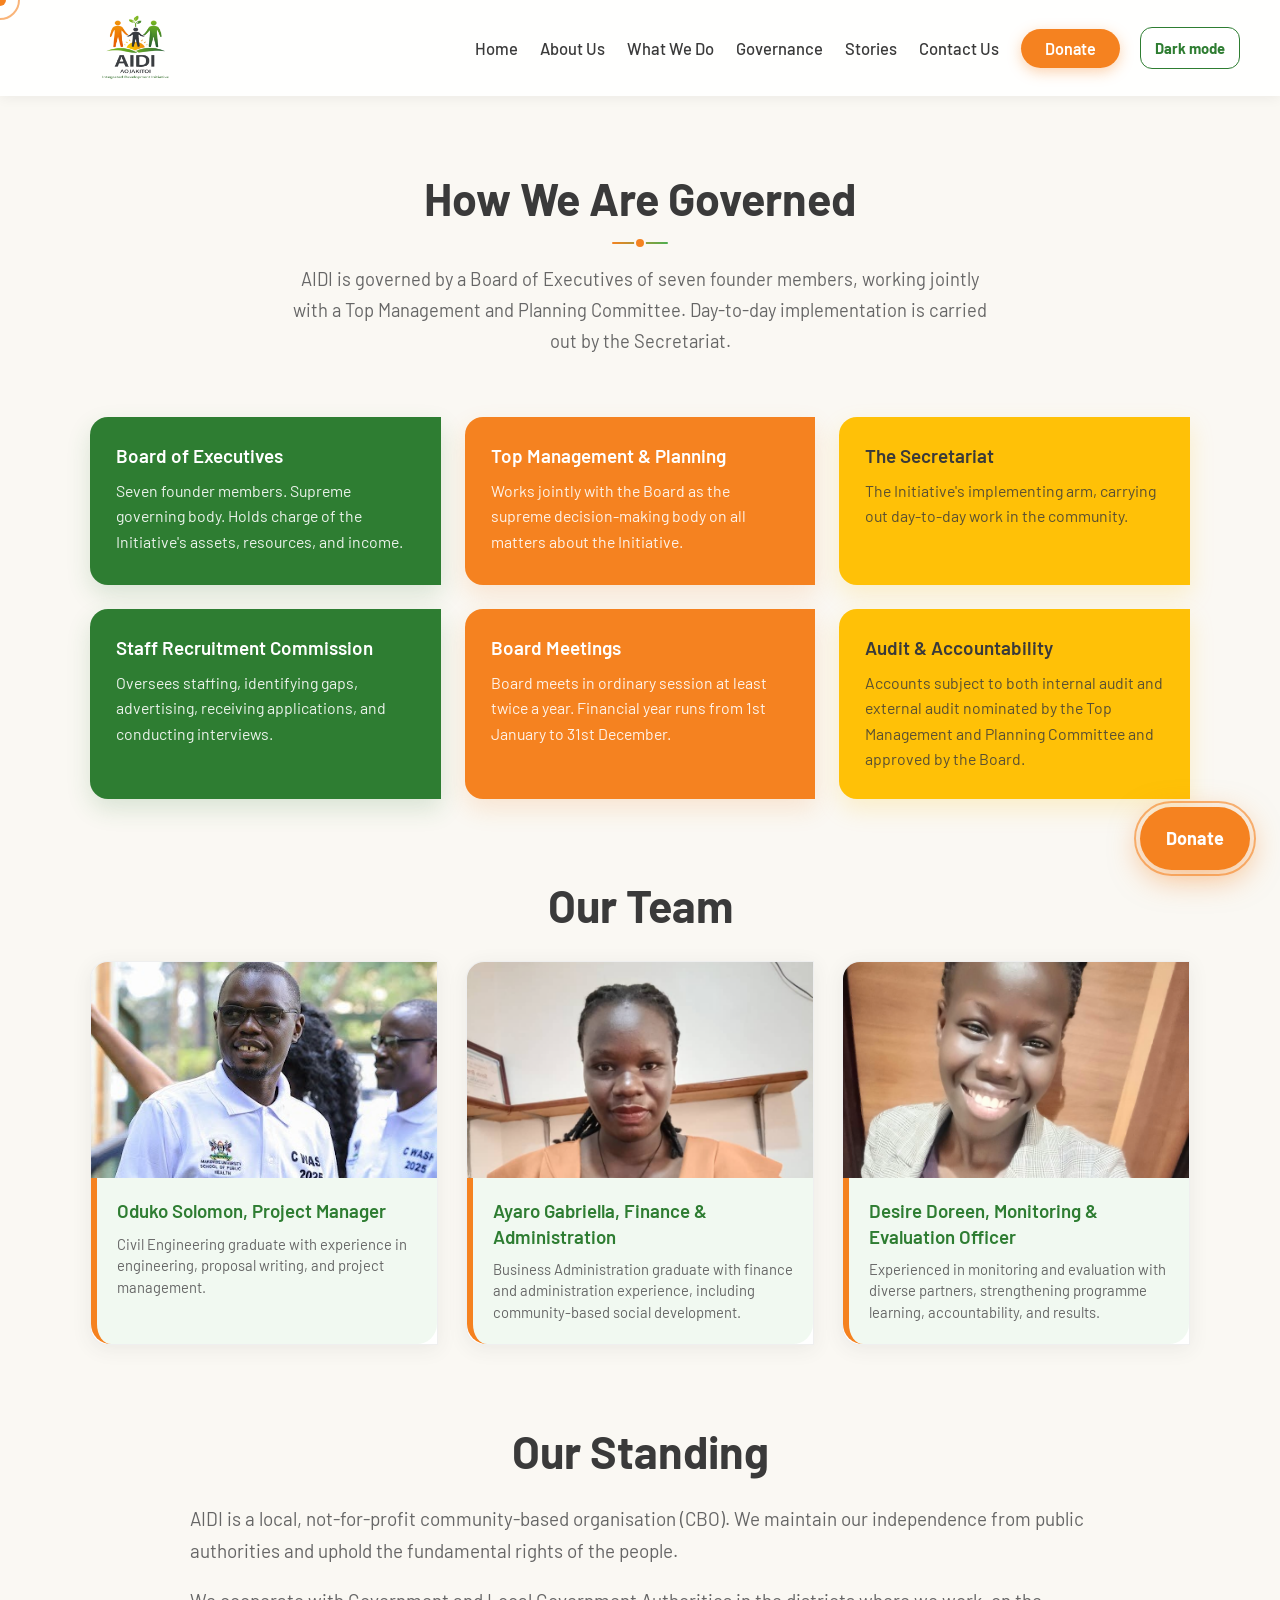
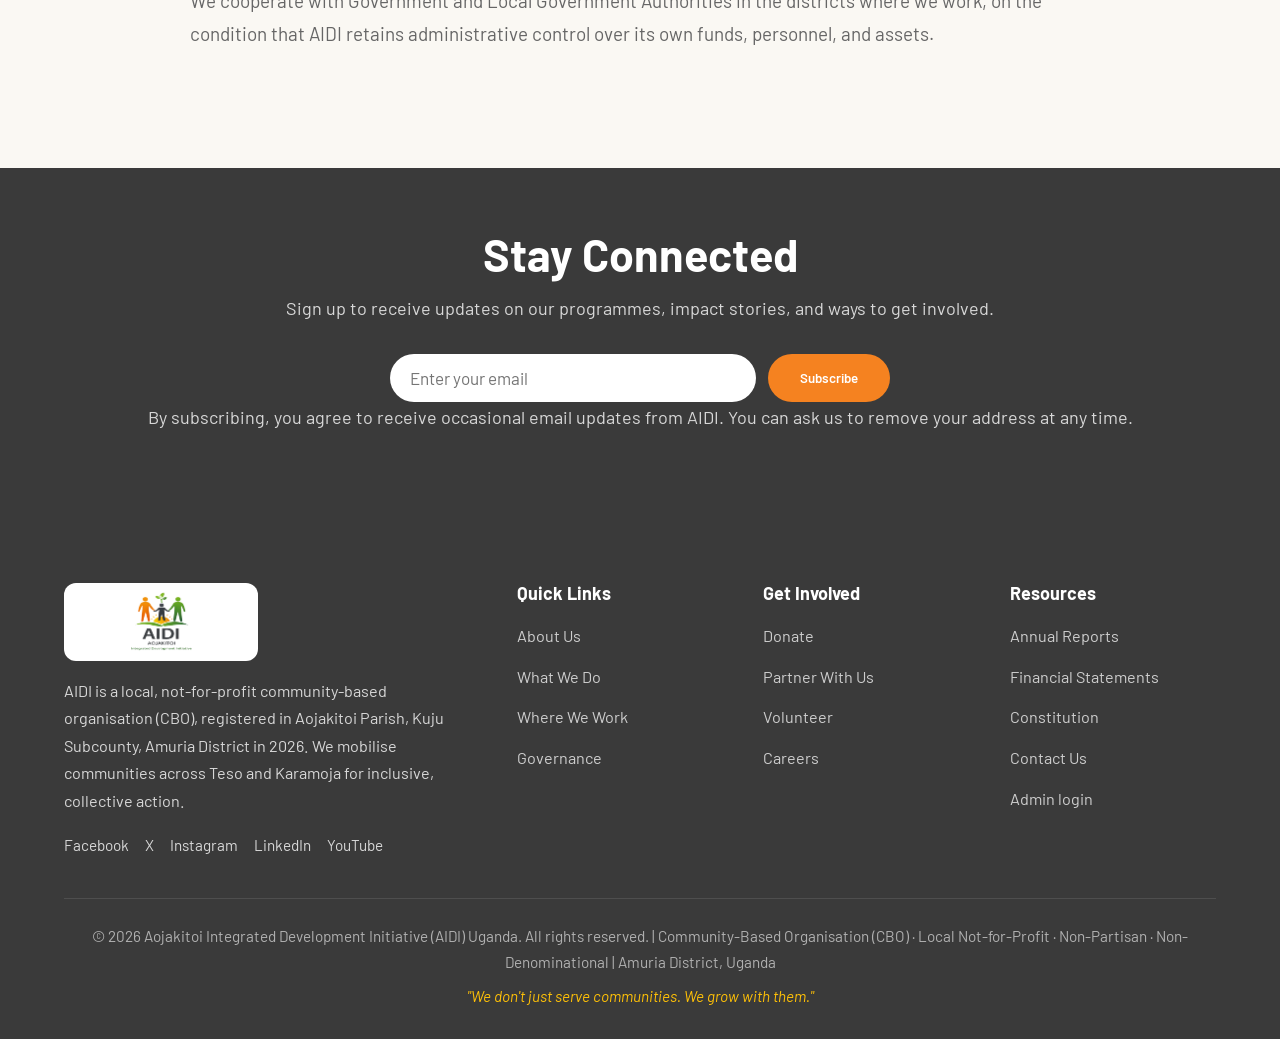
<file: governance.html>
<!DOCTYPE html>
<html lang="en">
<head>
<meta charset="UTF-8">
<meta name="viewport" content="width=device-width, initial-scale=1.0">
<title>Governance | AIDI Uganda</title>
<meta name="description" content="AIDI Uganda is a community-rooted initiative transforming lives across Teso and Karamoja through education, climate-smart agriculture, health, advocacy, and partnership. We don't just serve communities. We grow with them.">
<meta name="keywords" content="AIDI Uganda, Aojakitoi, Teso, Karamoja, Amuria, community-based organisation Uganda, local not-for-profit, community development, climate-smart agriculture, savings schemes">
<link rel="icon" type="image/png" href="assets/aidi-logo.png">
<link rel="preconnect" href="https://fonts.googleapis.com">
<link rel="preconnect" href="https://fonts.gstatic.com" crossorigin>
<link href="https://fonts.googleapis.com/css2?family=Barlow:ital,wght@0,400;0,500;0,600;0,700;0,800;1,400;1,500;1,600;1,700;1,800&display=swap" rel="stylesheet">
<link rel="stylesheet" href="assets/site.css">
</head>
<body data-theme="light">
<div class="cursor-dot"></div>
<div class="cursor-ring"></div>
<div class="scroll-progress" id="progress"></div>
<header>
  <div class="container nav-wrap">
    <a href="index.html" class="logo" aria-label="AIDI Uganda home">
      <img class="logo-image" src="assets/aidi-logo.png" alt="AIDI Aojakitoi Integrated Development Initiative">
    </a>
    <nav>
      <ul>
        <li><a href="index.html">Home</a></li>
        <li class="nav-dropdown">
          <a href="about.html">About Us</a>
          <ul class="nav-submenu"><li><a href="where.html">Where We Work</a></li></ul>
        </li>
        <li><a href="programs.html">What We Do</a></li>
        <li><a href="governance.html">Governance</a></li>
        <li><a href="stories.html">Stories</a></li>
        <li><a href="contact.html#contact">Contact Us</a></li>
        <li><a href="donate.html" class="btn-donate">Donate</a></li>
      </ul>
    </nav>
    <div class="header-actions">
      <button class="theme-toggle" id="themeToggle" title="Toggle theme" aria-label="Switch to dark mode">Dark mode</button>
      <button class="menu-toggle" aria-label="Open menu" onclick="document.querySelector('nav ul').classList.toggle('open')">Menu</button>
    </div>
  </div>
</header>
<main class="interior-page">
<!-- GOVERNANCE -->
<section class="section" id="governance">
  <div class="container">
    <div class="section-head fade-up">
      <h2>How We Are Governed</h2>
      <div class="divider"></div>
      <p>AIDI is governed by a Board of Executives of seven founder members, working jointly with a Top Management and Planning Committee. Day-to-day implementation is carried out by the Secretariat.</p>
    </div>
    <div class="governance-grid governance-structure-grid">
      <div class="governance-card fade-up">
        <h3>Board of Executives</h3>
        <p>Seven founder members. Supreme governing body. Holds charge of the Initiative's assets, resources, and income.</p>
      </div>
      <div class="governance-card fade-up">
        <h3>Top Management & Planning</h3>
        <p>Works jointly with the Board as the supreme decision-making body on all matters about the Initiative.</p>
      </div>
      <div class="governance-card fade-up">
        <h3>The Secretariat</h3>
        <p>The Initiative's implementing arm, carrying out day-to-day work in the community.</p>
      </div>
      <div class="governance-card fade-up">
        <h3>Staff Recruitment Commission</h3>
        <p>Oversees staffing, identifying gaps, advertising, receiving applications, and conducting interviews.</p>
      </div>
      <div class="governance-card fade-up">
        <h3>Board Meetings</h3>
        <p>Board meets in ordinary session at least twice a year. Financial year runs from 1st January to 31st December.</p>
      </div>
      <div class="governance-card fade-up">
        <h3>Audit & Accountability</h3>
        <p>Accounts subject to both internal audit and external audit nominated by the Top Management and Planning Committee and approved by the Board.</p>
      </div>
    </div>

    <div class="team-section fade-up">
      <h2>Our Team</h2>
      <div class="team-grid">
        <article class="team-card">
          <img class="team-photo" src="assets/team/oduko-solomon.png" alt="Oduko Solomon">
          <div class="team-card-content">
            <h3>Oduko Solomon, Project Manager</h3>
            <p class="team-credentials">Civil Engineering graduate with experience in engineering, proposal writing, and project management.</p>
          </div>
        </article>
        <article class="team-card">
          <img class="team-photo" src="assets/team/ayaro-gabriella.png" alt="Ayaro Gabriella">
          <div class="team-card-content">
            <h3>Ayaro Gabriella, Finance &amp; Administration</h3>
            <p class="team-credentials">Business Administration graduate with finance and administration experience, including community-based social development.</p>
          </div>
        </article>
        <article class="team-card">
          <img class="team-photo" src="assets/team/desire-doreen.png" alt="Desire Doreen">
          <div class="team-card-content">
            <h3>Desire Doreen, Monitoring &amp; Evaluation Officer</h3>
            <p class="team-credentials">Experienced in monitoring and evaluation with diverse partners, strengthening programme learning, accountability, and results.</p>
          </div>
        </article>
      </div>
    </div>

    <div style="max-width:900px;margin:80px auto 0;" class="fade-up">
      <h2 style="text-align:center;margin-bottom:24px;">Our Standing</h2>
      <p style="color:var(--text-muted);font-size:1.05rem;">AIDI is a local, not-for-profit community-based organisation (CBO). We maintain our independence from public authorities and uphold the fundamental rights of the people.</p>
      <p style="color:var(--text-muted);font-size:1.05rem;">We cooperate with Government and Local Government Authorities in the districts where we work, on the condition that AIDI retains administrative control over its own funds, personnel, and assets.</p>
    </div>
  </div>
</section>
</main>
<!-- NEWSLETTER -->
<section class="newsletter">
  <div class="container fade-up">
    <h2>Stay Connected</h2>
    <p>Sign up to receive updates on our programmes, impact stories, and ways to get involved.</p>
    <form class="newsletter-form" onsubmit="subscribe(event)">
      <input type="email" name="email" placeholder="Enter your email" autocomplete="email" required>
      <input type="text" name="website" class="newsletter-honeypot" tabindex="-1" autocomplete="off" aria-hidden="true">
      <button type="submit">Subscribe</button>
    </form>
    <p class="newsletter-consent">By subscribing, you agree to receive occasional email updates from AIDI. You can ask us to remove your address at any time.</p>
    <p style="margin-top:16px;font-size:0.85rem;opacity:0.9;" id="newsletterMsg" role="status" aria-live="polite"></p>
  </div>
</section>
<!-- FOOTER -->
<footer>
  <div class="container">
    <div class="footer-grid">
      <div>
        <div class="footer-brand">
          <img class="logo-image" src="assets/aidi-logo.png" alt="AIDI Aojakitoi Integrated Development Initiative">
        </div>
        <p style="font-size:0.9rem;">AIDI is a local, not-for-profit community-based organisation (CBO), registered in Aojakitoi Parish, Kuju Subcounty, Amuria District in 2026. We mobilise communities across Teso and Karamoja for inclusive, collective action.</p>
        <div class="social">
          <a href="#" title="Facebook">Facebook</a>
          <a href="#" title="Twitter">X</a>
          <a href="#" title="Instagram">Instagram</a>
          <a href="#" title="LinkedIn">LinkedIn</a>
          <a href="#" title="YouTube">YouTube</a>
        </div>
      </div>
      <div>
        <h4>Quick Links</h4>
        <ul>
          <li><a href="about.html">About Us</a></li>
          <li><a href="programs.html">What We Do</a></li>
          <li><a href="where.html">Where We Work</a></li>
          <li><a href="governance.html">Governance</a></li>
        </ul>
      </div>
      <div>
        <h4>Get Involved</h4>
        <ul>
          <li><a href="donate.html">Donate</a></li>
          <li><a href="contact.html">Partner With Us</a></li>
          <li><a href="contact.html">Volunteer</a></li>
          <li><a href="contact.html">Careers</a></li>
        </ul>
      </div>
      <div>
        <h4>Resources</h4>
        <ul>
          <li><a href="#">Annual Reports</a></li>
          <li><a href="#">Financial Statements</a></li>
          <li><a href="#">Constitution</a></li>
          <li><a href="contact.html#contact">Contact Us</a></li>
          <li><a href="admin.html">Admin login</a></li>
        </ul>
      </div>
    </div>
    <div class="footer-bottom">
      <div>© 2026 Aojakitoi Integrated Development Initiative (AIDI) Uganda. All rights reserved. | Community-Based Organisation (CBO) · Local Not-for-Profit · Non-Partisan · Non-Denominational | Amuria District, Uganda</div>
      <div class="footer-tagline">"We don't just serve communities. We grow with them."</div>
    </div>
  </div>
</footer>
<a href="donate.html#donate" class="float-donate" onclick="celebrate(event)">Donate</a>

<!-- MODAL -->
<div class="modal-overlay" id="modal" onclick="if(event.target===this) closeModal()">
  <div class="modal-content">
    <button class="modal-close" aria-label="Close dialog" onclick="closeModal()">Close</button>
    <h3 id="modalTitle"></h3>
    <p id="modalDesc"></p>
    <ul id="modalList"></ul>
    <a href="donate.html#donate" class="btn btn-primary" style="width:100%;justify-content:center;" onclick="closeModal();celebrate(event)">Support This Program</a>
  </div>
</div>
<script src="assets/supabase-js-v2.js" defer></script>
<script src="assets/supabase-config.js" defer></script>
<script src="assets/cms-client.js" defer></script>
<script src="assets/site.js" defer></script>
</body>
</html>
</file>
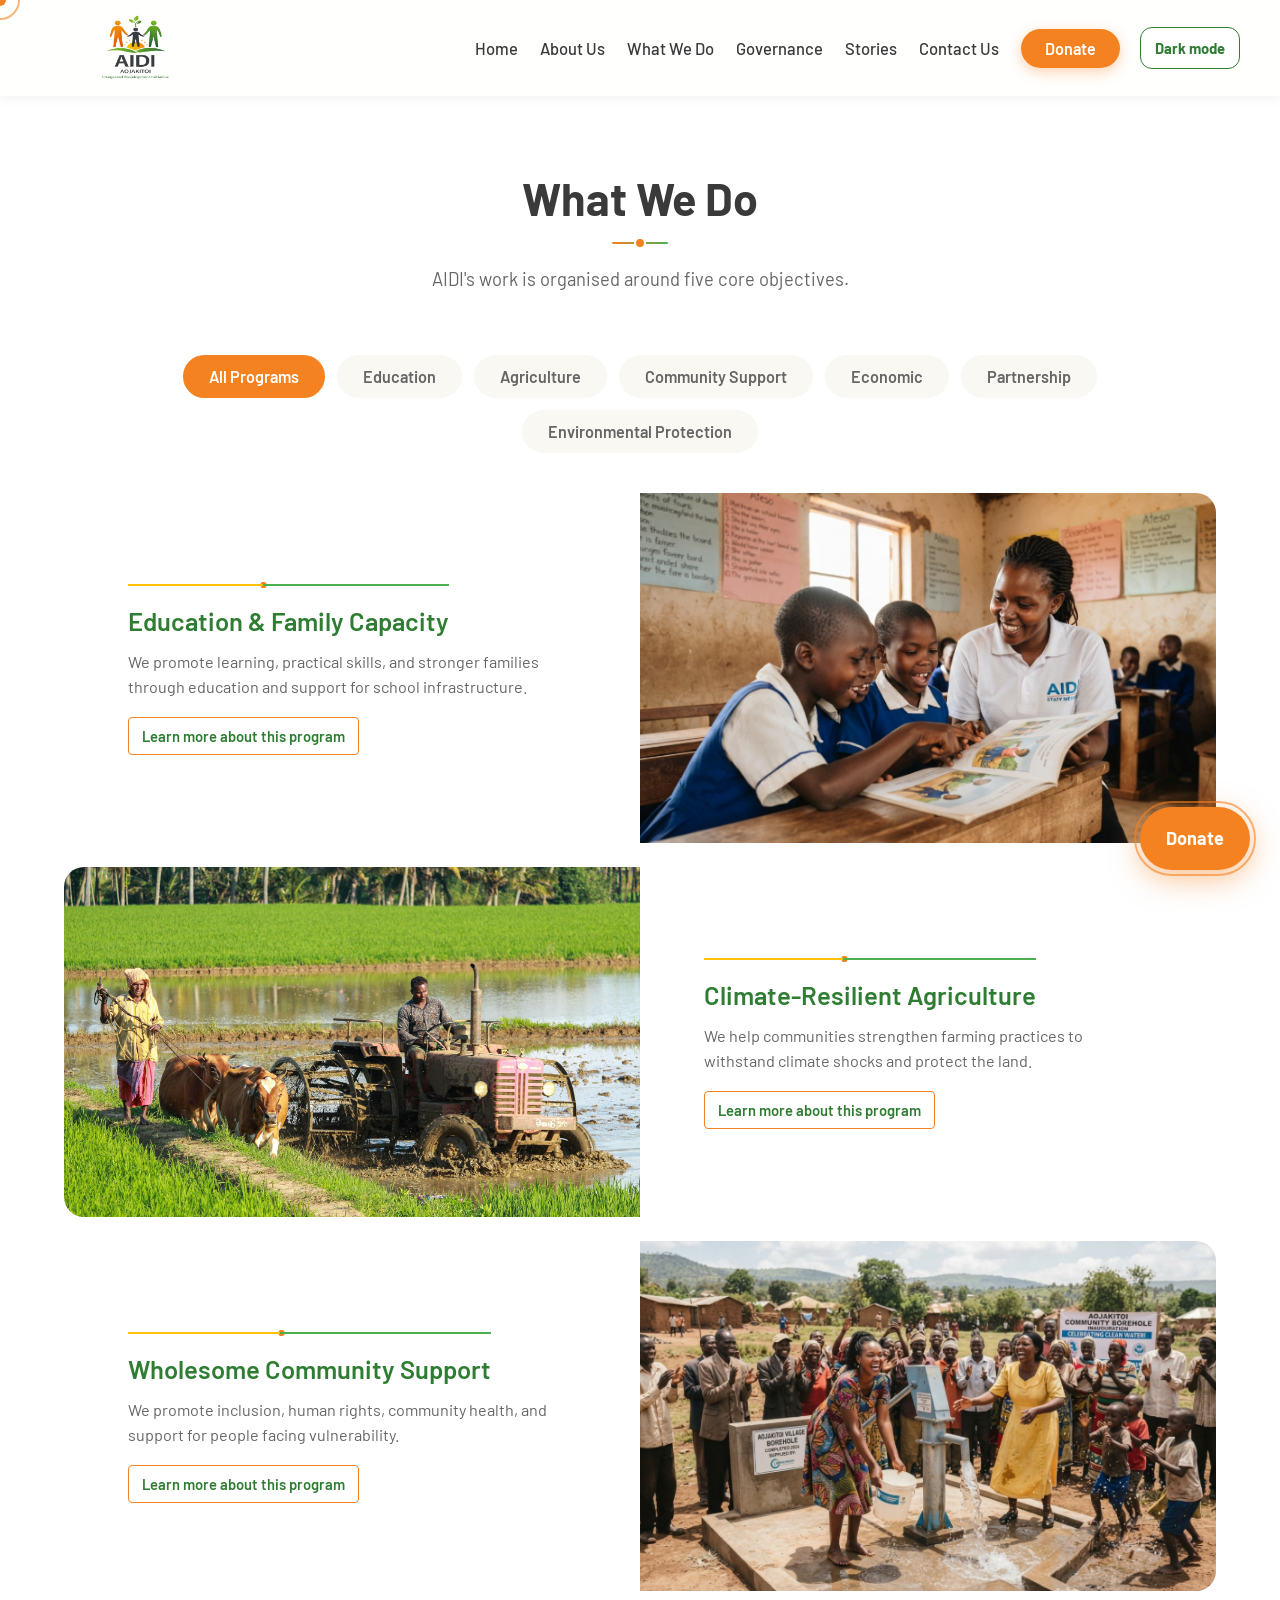
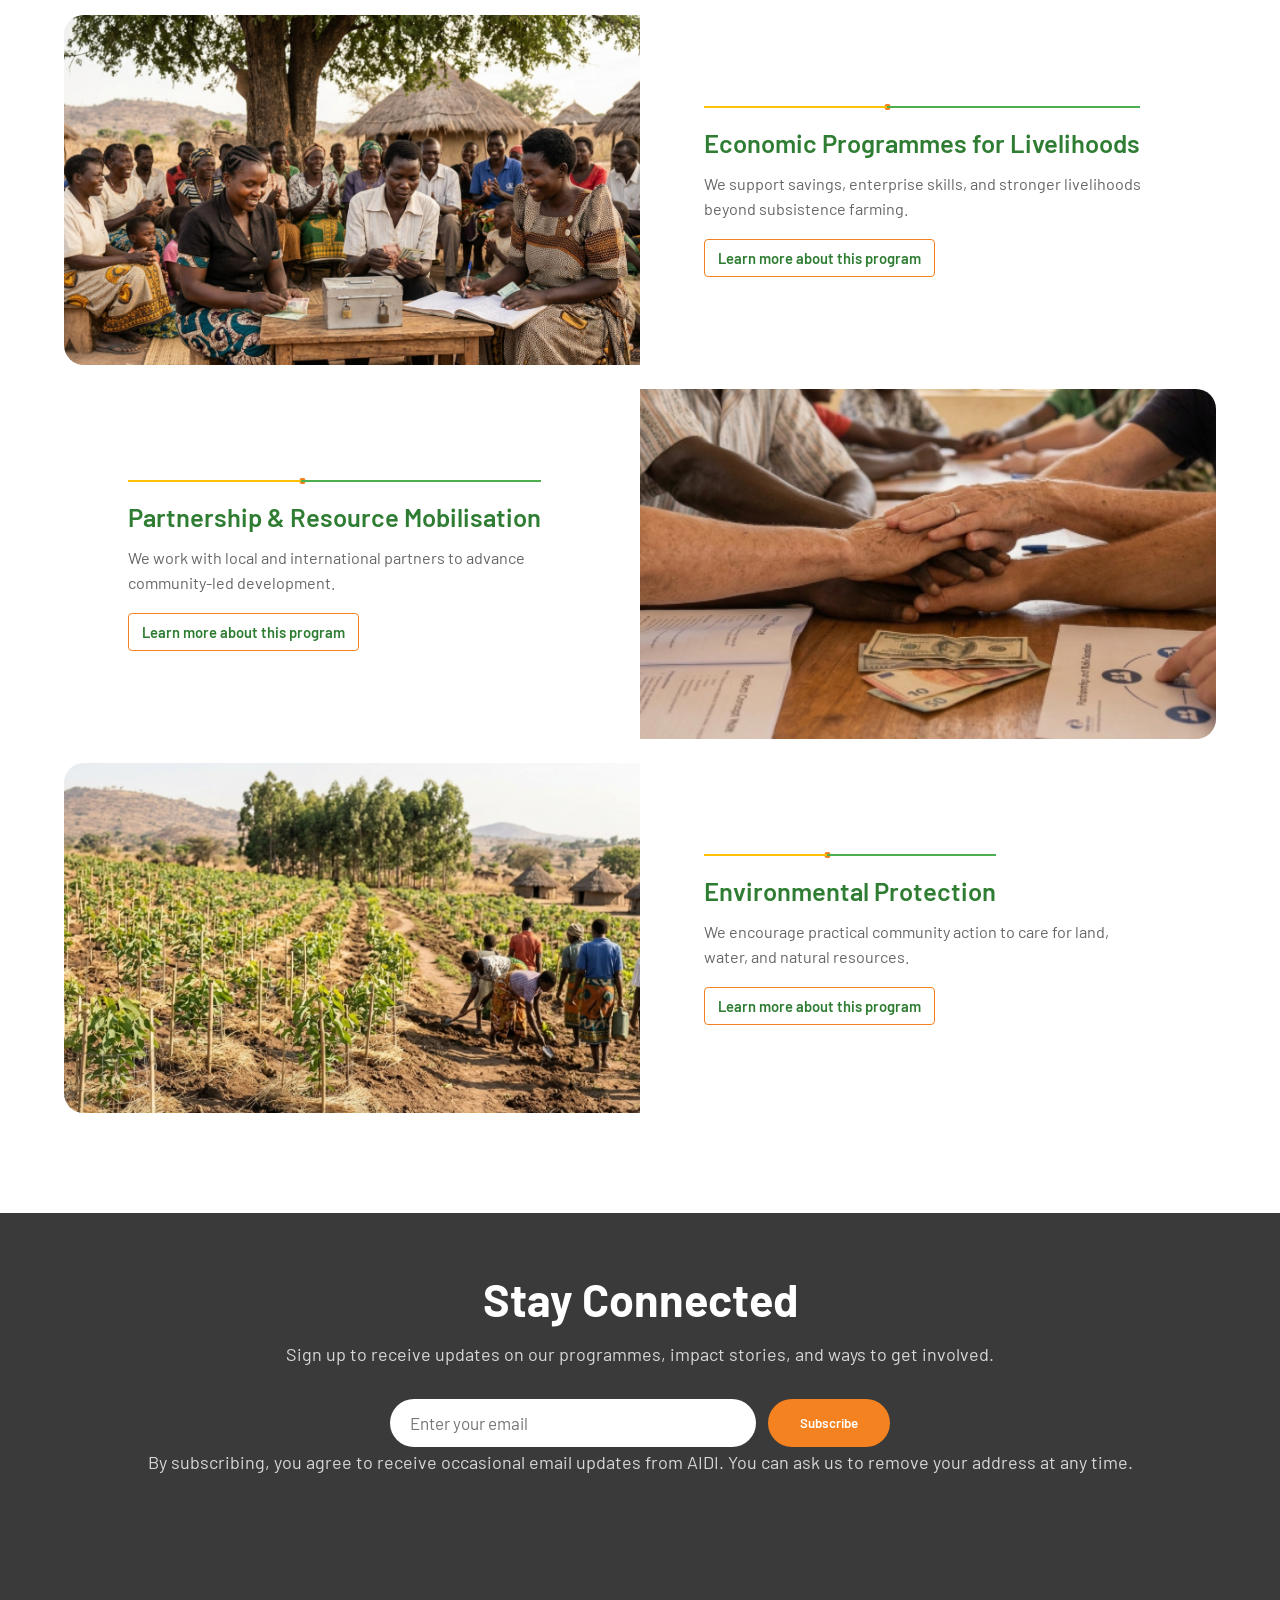
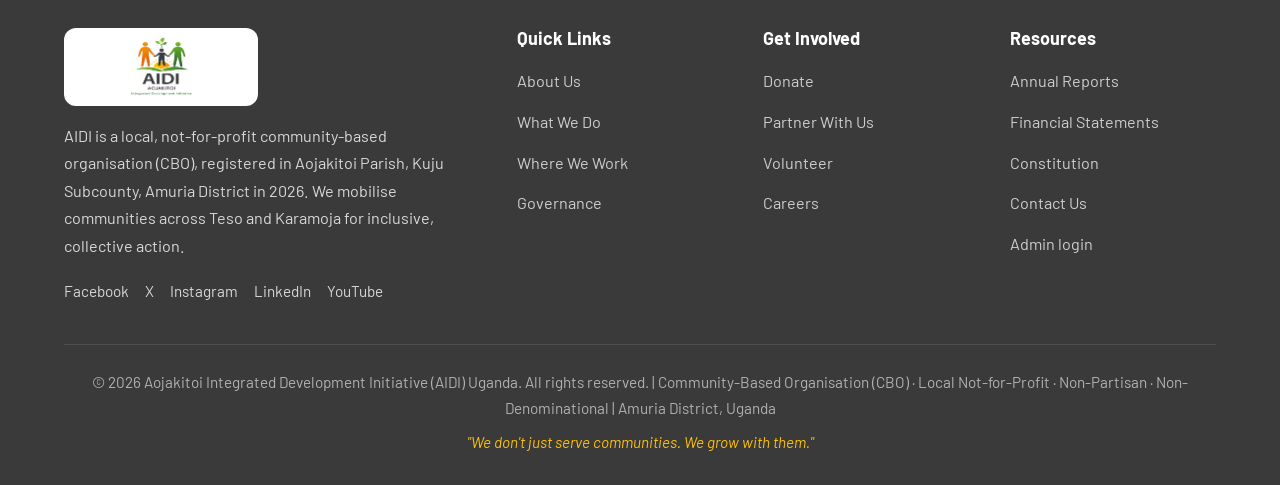
<file: programs.html>
<!DOCTYPE html>
<html lang="en">
<head>
<meta charset="UTF-8">
<meta name="viewport" content="width=device-width, initial-scale=1.0">
<title>What We Do | AIDI Uganda</title>
<meta name="description" content="AIDI Uganda is a community-rooted initiative transforming lives across Teso and Karamoja through education, climate-smart agriculture, health, advocacy, and partnership. We don't just serve communities. We grow with them.">
<meta name="keywords" content="AIDI Uganda, Aojakitoi, Teso, Karamoja, Amuria, community-based organisation Uganda, local not-for-profit, community development, climate-smart agriculture, savings schemes">
<link rel="icon" type="image/png" href="assets/aidi-logo.png">
<link rel="preconnect" href="https://fonts.googleapis.com">
<link rel="preconnect" href="https://fonts.gstatic.com" crossorigin>
<link href="https://fonts.googleapis.com/css2?family=Barlow:ital,wght@0,400;0,500;0,600;0,700;0,800;1,400;1,500;1,600;1,700;1,800&display=swap" rel="stylesheet">
<link rel="stylesheet" href="assets/site.css">
</head>
<body data-theme="light">
<div class="cursor-dot"></div>
<div class="cursor-ring"></div>
<div class="scroll-progress" id="progress"></div>
<header>
  <div class="container nav-wrap">
    <a href="index.html" class="logo" aria-label="AIDI Uganda home">
      <img class="logo-image" src="assets/aidi-logo.png" alt="AIDI Aojakitoi Integrated Development Initiative">
    </a>
    <nav>
      <ul>
        <li><a href="index.html">Home</a></li>
        <li class="nav-dropdown">
          <a href="about.html">About Us</a>
          <ul class="nav-submenu"><li><a href="where.html">Where We Work</a></li></ul>
        </li>
        <li><a href="programs.html">What We Do</a></li>
        <li><a href="governance.html">Governance</a></li>
        <li><a href="stories.html">Stories</a></li>
        <li><a href="contact.html#contact">Contact Us</a></li>
        <li><a href="donate.html" class="btn-donate">Donate</a></li>
      </ul>
    </nav>
    <div class="header-actions">
      <button class="theme-toggle" id="themeToggle" title="Toggle theme" aria-label="Switch to dark mode">Dark mode</button>
      <button class="menu-toggle" aria-label="Open menu" onclick="document.querySelector('nav ul').classList.toggle('open')">Menu</button>
    </div>
  </div>
</header>
<main class="interior-page">
<!-- PROGRAMS -->
<section class="section section-alt" id="programs">
  <div class="container">
    <div class="section-head fade-up">
      <h2>What We Do</h2>
      <div class="divider"></div>
      <p>AIDI's work is organised around five core objectives.</p>
    </div>
    <div class="filter-bar fade-up">
      <button class="filter-btn active" data-filter="all">All Programs</button>
      <button class="filter-btn" data-filter="education">Education</button>
      <button class="filter-btn" data-filter="agriculture">Agriculture</button>
      <button class="filter-btn" data-filter="support">Community Support</button>
      <button class="filter-btn" data-filter="economic">Economic</button>
      <button class="filter-btn" data-filter="partnership">Partnership</button>
      <button class="filter-btn" data-filter="environment">Environmental Protection</button>
    </div>
    <div class="objectives-grid">
      <article class="objective-card fade-up" data-category="education">
        <figure class="objective-image"><img src="assets/education-classroom.png" alt="AIDI educator helping children learn together in their classroom" loading="lazy"></figure>
        <div class="objective-card-body">
          <h3><span class="objective-title">Education & Family Capacity</span></h3>
          <p>We promote learning, practical skills, and stronger families through education and support for school infrastructure.</p>
          <button type="button" class="objective-link" onclick="openModal('education')" aria-haspopup="dialog">Learn more about this program</button>
        </div>
      </article>
      <article class="objective-card fade-up" data-category="agriculture">
        <figure class="objective-image"><img src="assets/hero-slide-3.jpg" alt="Farmers working in a field" loading="lazy"></figure>
        <div class="objective-card-body">
          <h3><span class="objective-title">Climate-Resilient Agriculture</span></h3>
          <p>We help communities strengthen farming practices to withstand climate shocks and protect the land.</p>
          <button type="button" class="objective-link" onclick="openModal('agriculture')" aria-haspopup="dialog">Learn more about this program</button>
        </div>
      </article>
      <article class="objective-card fade-up" data-category="support">
        <figure class="objective-image"><img src="assets/community-water-access.png" alt="Community celebrating access to clean water at a village borehole" loading="lazy"></figure>
        <div class="objective-card-body">
          <h3><span class="objective-title">Wholesome Community Support</span></h3>
          <p>We promote inclusion, human rights, community health, and support for people facing vulnerability.</p>
          <button type="button" class="objective-link" onclick="openModal('support')" aria-haspopup="dialog">Learn more about this program</button>
        </div>
      </article>
      <article class="objective-card fade-up" data-category="economic">
        <figure class="objective-image"><img src="assets/community-savings-group.png" alt="Community members building livelihoods through a savings group" loading="lazy"></figure>
        <div class="objective-card-body">
          <h3><span class="objective-title">Economic Programmes for Livelihoods</span></h3>
          <p>We support savings, enterprise skills, and stronger livelihoods beyond subsistence farming.</p>
          <button type="button" class="objective-link" onclick="openModal('economic')" aria-haspopup="dialog">Learn more about this program</button>
        </div>
      </article>
      <article class="objective-card fade-up" data-category="partnership">
        <figure class="objective-image"><img src="assets/community-partnership.png" alt="Community members joining hands around a table during a partnership meeting" loading="lazy"></figure>
        <div class="objective-card-body">
          <h3><span class="objective-title">Partnership & Resource Mobilisation</span></h3>
          <p>We work with local and international partners to advance community-led development.</p>
          <button type="button" class="objective-link" onclick="openModal('partnership')" aria-haspopup="dialog">Learn more about this program</button>
        </div>
      </article>
      <article class="objective-card fade-up" data-category="environment">
        <figure class="objective-image"><img src="assets/community-environmental-protection.png" alt="Community members tending crops in a field alongside trees and natural vegetation" loading="lazy"></figure>
        <div class="objective-card-body">
          <h3><span class="objective-title">Environmental Protection</span></h3>
          <p>We encourage practical community action to care for land, water, and natural resources.</p>
          <button type="button" class="objective-link" onclick="openModal('environment')" aria-haspopup="dialog">Learn more about this program</button>
        </div>
      </article>
    </div>
  </div>
</section>
</main>
<!-- NEWSLETTER -->
<section class="newsletter">
  <div class="container fade-up">
    <h2>Stay Connected</h2>
    <p>Sign up to receive updates on our programmes, impact stories, and ways to get involved.</p>
    <form class="newsletter-form" onsubmit="subscribe(event)">
      <input type="email" name="email" placeholder="Enter your email" autocomplete="email" required>
      <input type="text" name="website" class="newsletter-honeypot" tabindex="-1" autocomplete="off" aria-hidden="true">
      <button type="submit">Subscribe</button>
    </form>
    <p class="newsletter-consent">By subscribing, you agree to receive occasional email updates from AIDI. You can ask us to remove your address at any time.</p>
    <p style="margin-top:16px;font-size:0.85rem;opacity:0.9;" id="newsletterMsg" role="status" aria-live="polite"></p>
  </div>
</section>
<!-- FOOTER -->
<footer>
  <div class="container">
    <div class="footer-grid">
      <div>
        <div class="footer-brand">
          <img class="logo-image" src="assets/aidi-logo.png" alt="AIDI Aojakitoi Integrated Development Initiative">
        </div>
        <p style="font-size:0.9rem;">AIDI is a local, not-for-profit community-based organisation (CBO), registered in Aojakitoi Parish, Kuju Subcounty, Amuria District in 2026. We mobilise communities across Teso and Karamoja for inclusive, collective action.</p>
        <div class="social">
          <a href="#" title="Facebook">Facebook</a>
          <a href="#" title="Twitter">X</a>
          <a href="#" title="Instagram">Instagram</a>
          <a href="#" title="LinkedIn">LinkedIn</a>
          <a href="#" title="YouTube">YouTube</a>
        </div>
      </div>
      <div>
        <h4>Quick Links</h4>
        <ul>
          <li><a href="about.html">About Us</a></li>
          <li><a href="programs.html">What We Do</a></li>
          <li><a href="where.html">Where We Work</a></li>
          <li><a href="governance.html">Governance</a></li>
        </ul>
      </div>
      <div>
        <h4>Get Involved</h4>
        <ul>
          <li><a href="donate.html">Donate</a></li>
          <li><a href="contact.html">Partner With Us</a></li>
          <li><a href="contact.html">Volunteer</a></li>
          <li><a href="contact.html">Careers</a></li>
        </ul>
      </div>
      <div>
        <h4>Resources</h4>
        <ul>
          <li><a href="#">Annual Reports</a></li>
          <li><a href="#">Financial Statements</a></li>
          <li><a href="#">Constitution</a></li>
          <li><a href="contact.html#contact">Contact Us</a></li>
          <li><a href="admin.html">Admin login</a></li>
        </ul>
      </div>
    </div>
    <div class="footer-bottom">
      <div>© 2026 Aojakitoi Integrated Development Initiative (AIDI) Uganda. All rights reserved. | Community-Based Organisation (CBO) · Local Not-for-Profit · Non-Partisan · Non-Denominational | Amuria District, Uganda</div>
      <div class="footer-tagline">"We don't just serve communities. We grow with them."</div>
    </div>
  </div>
</footer>
<a href="donate.html#donate" class="float-donate" onclick="celebrate(event)">Donate</a>

<!-- MODAL -->
<div class="modal-overlay" id="modal" onclick="if(event.target===this) closeModal()">
  <div class="modal-content">
    <button class="modal-close" aria-label="Close dialog" onclick="closeModal()">Close</button>
    <h3 id="modalTitle"></h3>
    <p id="modalDesc"></p>
    <ul id="modalList"></ul>
    <a href="donate.html#donate" class="btn btn-primary" style="width:100%;justify-content:center;" onclick="closeModal();celebrate(event)">Support This Program</a>
  </div>
</div>
<script src="assets/supabase-js-v2.js" defer></script>
<script src="assets/supabase-config.js" defer></script>
<script src="assets/cms-client.js" defer></script>
<script src="assets/site.js" defer></script>
</body>
</html>
</file>
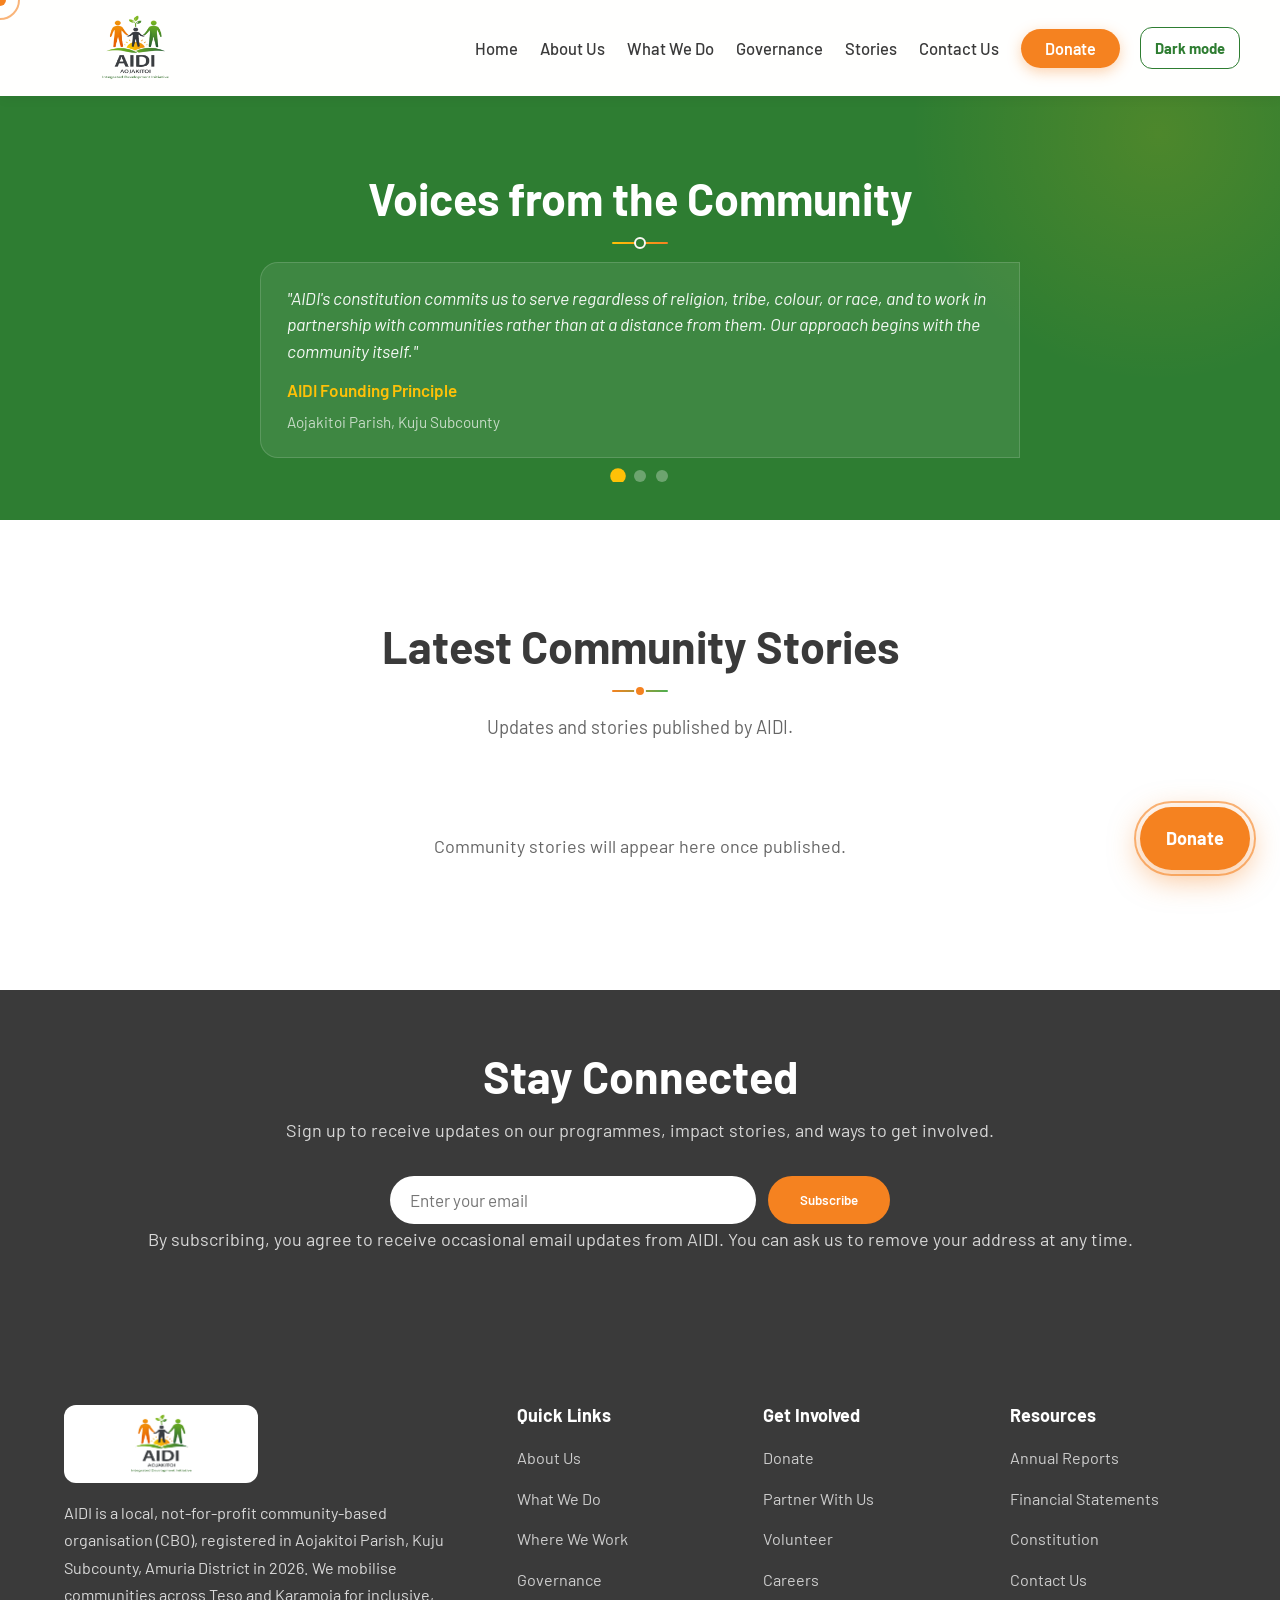
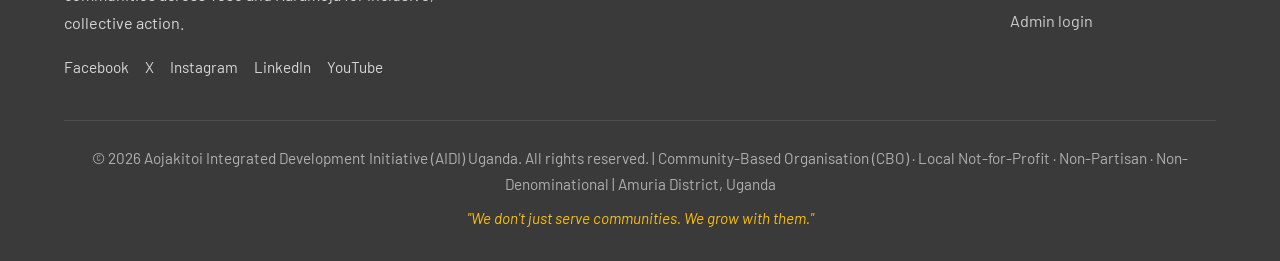
<file: stories.html>
<!DOCTYPE html>
<html lang="en">
<head>
<meta charset="UTF-8">
<meta name="viewport" content="width=device-width, initial-scale=1.0">
<title>Community Stories | AIDI Uganda</title>
<meta name="description" content="AIDI Uganda is a community-rooted initiative transforming lives across Teso and Karamoja through education, climate-smart agriculture, health, advocacy, and partnership. We don't just serve communities. We grow with them.">
<meta name="keywords" content="AIDI Uganda, Aojakitoi, Teso, Karamoja, Amuria, community-based organisation Uganda, local not-for-profit, community development, climate-smart agriculture, savings schemes">
<link rel="icon" type="image/png" href="assets/aidi-logo.png">
<link rel="preconnect" href="https://fonts.googleapis.com">
<link rel="preconnect" href="https://fonts.gstatic.com" crossorigin>
<link href="https://fonts.googleapis.com/css2?family=Barlow:ital,wght@0,400;0,500;0,600;0,700;0,800;1,400;1,500;1,600;1,700;1,800&display=swap" rel="stylesheet">
<link rel="stylesheet" href="assets/site.css">
</head>
<body data-theme="light">
<div class="cursor-dot"></div>
<div class="cursor-ring"></div>
<div class="scroll-progress" id="progress"></div>
<header>
  <div class="container nav-wrap">
    <a href="index.html" class="logo" aria-label="AIDI Uganda home">
      <img class="logo-image" src="assets/aidi-logo.png" alt="AIDI Aojakitoi Integrated Development Initiative">
    </a>
    <nav>
      <ul>
        <li><a href="index.html">Home</a></li>
        <li class="nav-dropdown">
          <a href="about.html">About Us</a>
          <ul class="nav-submenu"><li><a href="where.html">Where We Work</a></li></ul>
        </li>
        <li><a href="programs.html">What We Do</a></li>
        <li><a href="governance.html">Governance</a></li>
        <li><a href="stories.html">Stories</a></li>
        <li><a href="contact.html#contact">Contact Us</a></li>
        <li><a href="donate.html" class="btn-donate">Donate</a></li>
      </ul>
    </nav>
    <div class="header-actions">
      <button class="theme-toggle" id="themeToggle" title="Toggle theme" aria-label="Switch to dark mode">Dark mode</button>
      <button class="menu-toggle" aria-label="Open menu" onclick="document.querySelector('nav ul').classList.toggle('open')">Menu</button>
    </div>
  </div>
</header>
<main class="interior-page">
<!-- TESTIMONIALS -->
<section class="section testimonials" id="impact">
  <div class="container">
    <div class="section-head fade-up">
      <h2>Voices from the Community</h2>
      <div class="divider"></div>
    </div>
    <div class="carousel" role="region" aria-label="Community voices">
      <div class="testimonial-track" id="communityVoiceTrack">
        <article class="testimonial-slide" role="group" aria-roledescription="slide" aria-label="Community voice 1 of 3">
          <blockquote>"AIDI's constitution commits us to serve regardless of religion, tribe, colour, or race, and to work in partnership with communities rather than at a distance from them. Our approach begins with the community itself."</blockquote>
          <cite>AIDI Founding Principle <span>Aojakitoi Parish, Kuju Subcounty</span></cite>
        </article>
        <article class="testimonial-slide" role="group" aria-roledescription="slide" aria-label="Community voice 2 of 3">
          <blockquote>"Infrastructure is not construction. It is access. A community that cannot reach a market cannot sell its harvest at a fair price; a community that cannot reach a road cannot reach a clinic."</blockquote>
          <cite>AIDI Constitution <span>Article on Infrastructure</span></cite>
        </article>
        <article class="testimonial-slide" role="group" aria-roledescription="slide" aria-label="Community voice 3 of 3">
          <blockquote>"Support that compounds. Every shilling circulated through a structured local scheme keeps working, member after member, season after season."</blockquote>
          <cite>AIDI Economic Vision <span>Savings &amp; Lending Schemes</span></cite>
        </article>
      </div>
      <div class="carousel-dots">
        <button class="carousel-dot active" type="button" data-slide="0" aria-label="Show community voice 1" aria-controls="communityVoiceTrack" aria-current="true"></button>
        <button class="carousel-dot" type="button" data-slide="1" aria-label="Show community voice 2" aria-controls="communityVoiceTrack"></button>
        <button class="carousel-dot" type="button" data-slide="2" aria-label="Show community voice 3" aria-controls="communityVoiceTrack"></button>
      </div>
    </div>
  </div>
</section>
<section class="section section-alt" id="published-stories">
  <div class="container">
    <div class="section-head fade-up">
      <h2>Latest Community Stories</h2>
      <div class="divider"></div>
      <p>Updates and stories published by AIDI.</p>
    </div>
    <div class="cms-stories-grid" id="publishedStories" aria-live="polite">
      <div class="cms-story-empty">Community stories will appear here once published.</div>
    </div>
  </div>
</section>
</main>
<!-- NEWSLETTER -->
<section class="newsletter">
  <div class="container fade-up">
    <h2>Stay Connected</h2>
    <p>Sign up to receive updates on our programmes, impact stories, and ways to get involved.</p>
    <form class="newsletter-form" onsubmit="subscribe(event)">
      <input type="email" name="email" placeholder="Enter your email" autocomplete="email" required>
      <input type="text" name="website" class="newsletter-honeypot" tabindex="-1" autocomplete="off" aria-hidden="true">
      <button type="submit">Subscribe</button>
    </form>
    <p class="newsletter-consent">By subscribing, you agree to receive occasional email updates from AIDI. You can ask us to remove your address at any time.</p>
    <p style="margin-top:16px;font-size:0.85rem;opacity:0.9;" id="newsletterMsg" role="status" aria-live="polite"></p>
  </div>
</section>
<!-- FOOTER -->
<footer>
  <div class="container">
    <div class="footer-grid">
      <div>
        <div class="footer-brand">
          <img class="logo-image" src="assets/aidi-logo.png" alt="AIDI Aojakitoi Integrated Development Initiative">
        </div>
        <p style="font-size:0.9rem;">AIDI is a local, not-for-profit community-based organisation (CBO), registered in Aojakitoi Parish, Kuju Subcounty, Amuria District in 2026. We mobilise communities across Teso and Karamoja for inclusive, collective action.</p>
        <div class="social">
          <a href="#" title="Facebook">Facebook</a>
          <a href="#" title="Twitter">X</a>
          <a href="#" title="Instagram">Instagram</a>
          <a href="#" title="LinkedIn">LinkedIn</a>
          <a href="#" title="YouTube">YouTube</a>
        </div>
      </div>
      <div>
        <h4>Quick Links</h4>
        <ul>
          <li><a href="about.html">About Us</a></li>
          <li><a href="programs.html">What We Do</a></li>
          <li><a href="where.html">Where We Work</a></li>
          <li><a href="governance.html">Governance</a></li>
        </ul>
      </div>
      <div>
        <h4>Get Involved</h4>
        <ul>
          <li><a href="donate.html">Donate</a></li>
          <li><a href="contact.html">Partner With Us</a></li>
          <li><a href="contact.html">Volunteer</a></li>
          <li><a href="contact.html">Careers</a></li>
        </ul>
      </div>
      <div>
        <h4>Resources</h4>
        <ul>
          <li><a href="#">Annual Reports</a></li>
          <li><a href="#">Financial Statements</a></li>
          <li><a href="#">Constitution</a></li>
          <li><a href="contact.html#contact">Contact Us</a></li>
          <li><a href="admin.html">Admin login</a></li>
        </ul>
      </div>
    </div>
    <div class="footer-bottom">
      <div>© 2026 Aojakitoi Integrated Development Initiative (AIDI) Uganda. All rights reserved. | Community-Based Organisation (CBO) · Local Not-for-Profit · Non-Partisan · Non-Denominational | Amuria District, Uganda</div>
      <div class="footer-tagline">"We don't just serve communities. We grow with them."</div>
    </div>
  </div>
</footer>
<a href="donate.html#donate" class="float-donate" onclick="celebrate(event)">Donate</a>

<!-- MODAL -->
<div class="modal-overlay" id="modal" onclick="if(event.target===this) closeModal()">
  <div class="modal-content">
    <button class="modal-close" aria-label="Close dialog" onclick="closeModal()">Close</button>
    <h3 id="modalTitle"></h3>
    <p id="modalDesc"></p>
    <ul id="modalList"></ul>
    <a href="donate.html#donate" class="btn btn-primary" style="width:100%;justify-content:center;" onclick="closeModal();celebrate(event)">Support This Program</a>
  </div>
</div>
<script src="assets/supabase-js-v2.js" defer></script>
<script src="assets/supabase-config.js" defer></script>
<script src="assets/cms-client.js" defer></script>
<script src="assets/site.js" defer></script>
</body>
</html>
</file>
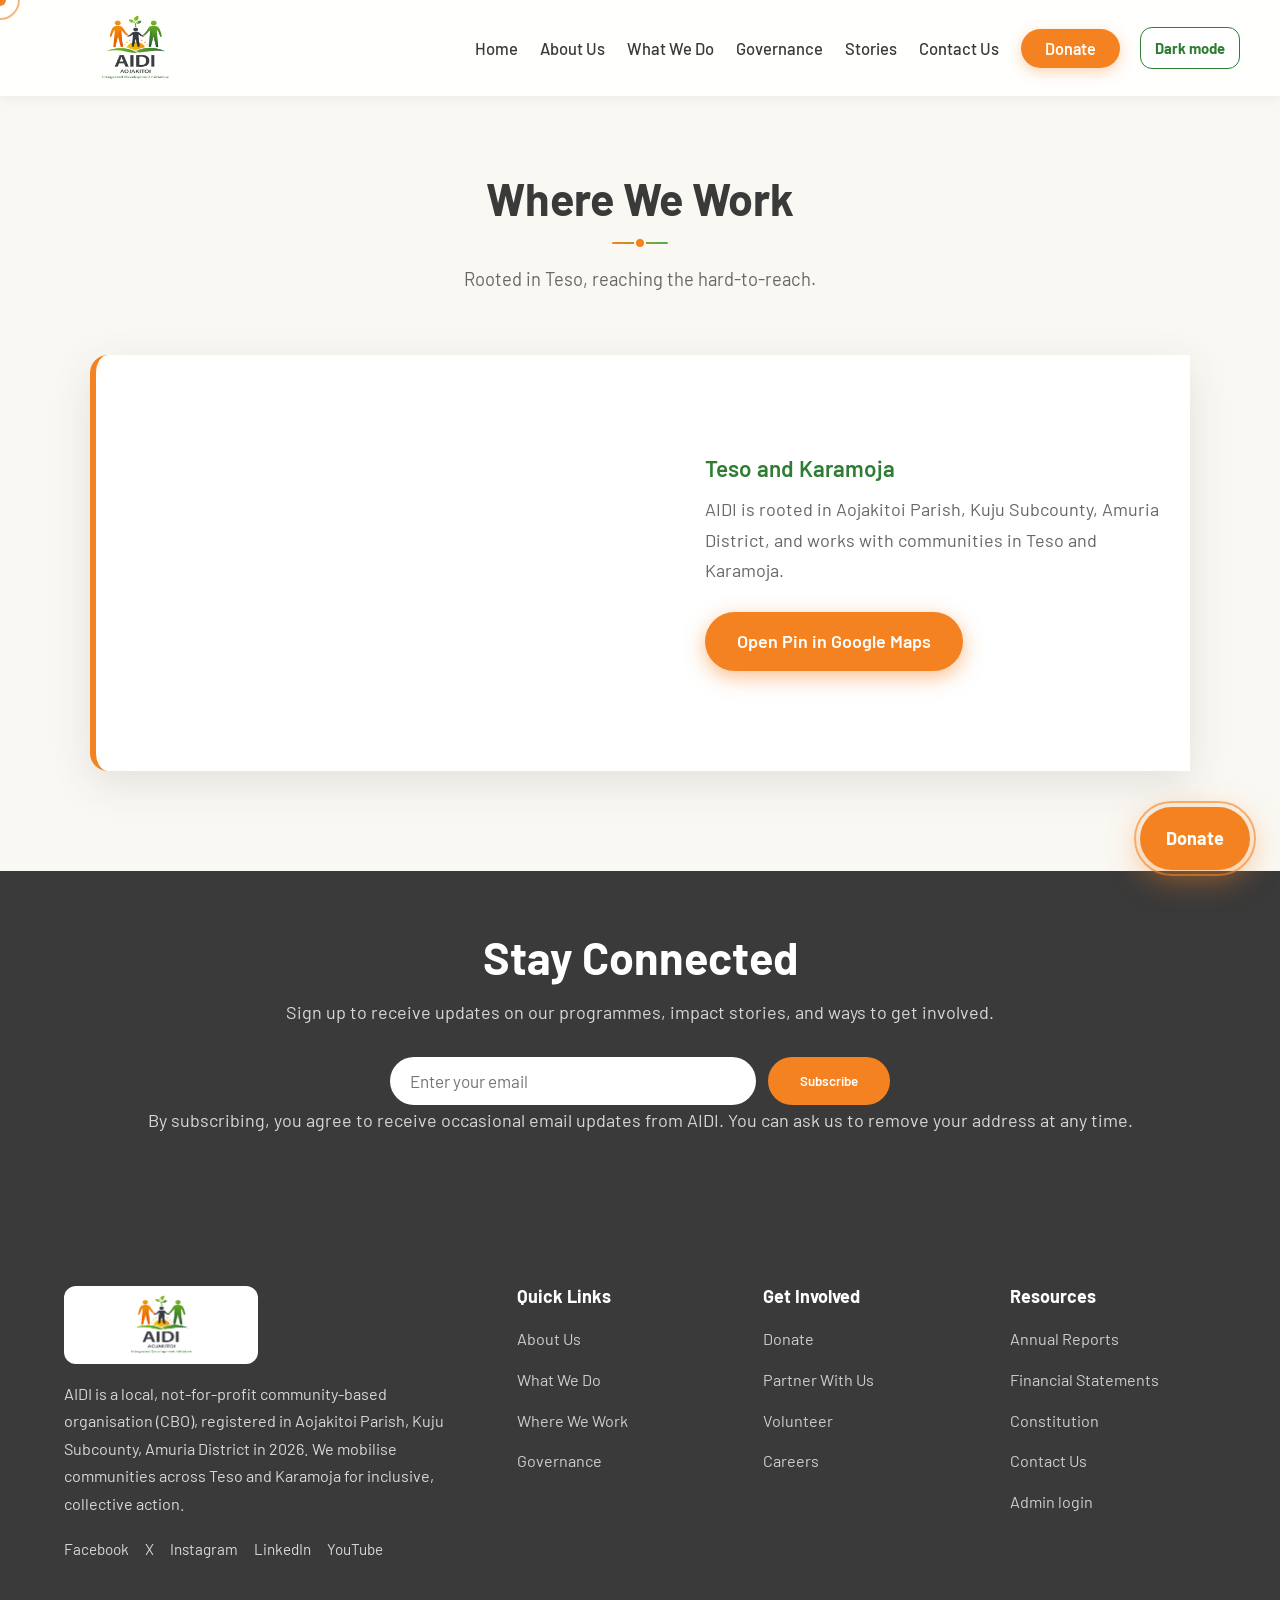
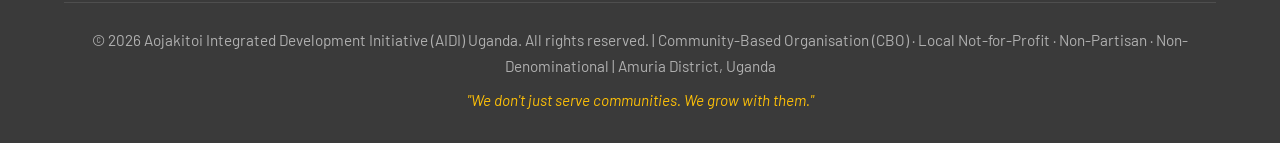
<file: where.html>
<!DOCTYPE html>
<html lang="en">
<head>
<meta charset="UTF-8">
<meta name="viewport" content="width=device-width, initial-scale=1.0">
<title>Where We Work | AIDI Uganda</title>
<meta name="description" content="AIDI Uganda is a community-rooted initiative transforming lives across Teso and Karamoja through education, climate-smart agriculture, health, advocacy, and partnership. We don't just serve communities. We grow with them.">
<meta name="keywords" content="AIDI Uganda, Aojakitoi, Teso, Karamoja, Amuria, community-based organisation Uganda, local not-for-profit, community development, climate-smart agriculture, savings schemes">
<link rel="icon" type="image/png" href="assets/aidi-logo.png">
<link rel="preconnect" href="https://fonts.googleapis.com">
<link rel="preconnect" href="https://fonts.gstatic.com" crossorigin>
<link href="https://fonts.googleapis.com/css2?family=Barlow:ital,wght@0,400;0,500;0,600;0,700;0,800;1,400;1,500;1,600;1,700;1,800&display=swap" rel="stylesheet">
<link rel="stylesheet" href="assets/site.css">
</head>
<body data-theme="light">
<div class="cursor-dot"></div>
<div class="cursor-ring"></div>
<div class="scroll-progress" id="progress"></div>
<header>
  <div class="container nav-wrap">
    <a href="index.html" class="logo" aria-label="AIDI Uganda home">
      <img class="logo-image" src="assets/aidi-logo.png" alt="AIDI Aojakitoi Integrated Development Initiative">
    </a>
    <nav>
      <ul>
        <li><a href="index.html">Home</a></li>
        <li class="nav-dropdown">
          <a href="about.html">About Us</a>
          <ul class="nav-submenu"><li><a href="where.html">Where We Work</a></li></ul>
        </li>
        <li><a href="programs.html">What We Do</a></li>
        <li><a href="governance.html">Governance</a></li>
        <li><a href="stories.html">Stories</a></li>
        <li><a href="contact.html#contact">Contact Us</a></li>
        <li><a href="donate.html" class="btn-donate">Donate</a></li>
      </ul>
    </nav>
    <div class="header-actions">
      <button class="theme-toggle" id="themeToggle" title="Toggle theme" aria-label="Switch to dark mode">Dark mode</button>
      <button class="menu-toggle" aria-label="Open menu" onclick="document.querySelector('nav ul').classList.toggle('open')">Menu</button>
    </div>
  </div>
</header>
<main class="interior-page">
<!-- WHERE WE WORK -->
<section class="section" id="where">
  <div class="container">
    <div class="section-head fade-up">
      <h2>Where We Work</h2>
      <div class="divider"></div>
      <p>Rooted in Teso, reaching the hard-to-reach.</p>
    </div>
    <div class="location-card fade-up">
      <iframe
        class="location-map"
        title="Live Google Map showing the AIDI location in Awojaitoi, Amuria District"
        src="https://www.google.com/maps?q=2.177503,33.553347&amp;z=15&amp;output=embed"
        loading="lazy"
        referrerpolicy="no-referrer-when-downgrade"
        allowfullscreen>
      </iframe>
      <div>
        <h3>Teso and Karamoja</h3>
        <p>AIDI is rooted in Aojakitoi Parish, Kuju Subcounty, Amuria District, and works with communities in Teso and Karamoja.</p>
        <a class="btn btn-primary" href="https://maps.app.goo.gl/Q9k5MGoZpjSfDt8W7" target="_blank" rel="noopener noreferrer">Open Pin in Google Maps</a>
      </div>
    </div>
  </div>
</section>
</main>
<!-- NEWSLETTER -->
<section class="newsletter">
  <div class="container fade-up">
    <h2>Stay Connected</h2>
    <p>Sign up to receive updates on our programmes, impact stories, and ways to get involved.</p>
    <form class="newsletter-form" onsubmit="subscribe(event)">
      <input type="email" name="email" placeholder="Enter your email" autocomplete="email" required>
      <input type="text" name="website" class="newsletter-honeypot" tabindex="-1" autocomplete="off" aria-hidden="true">
      <button type="submit">Subscribe</button>
    </form>
    <p class="newsletter-consent">By subscribing, you agree to receive occasional email updates from AIDI. You can ask us to remove your address at any time.</p>
    <p style="margin-top:16px;font-size:0.85rem;opacity:0.9;" id="newsletterMsg" role="status" aria-live="polite"></p>
  </div>
</section>
<!-- FOOTER -->
<footer>
  <div class="container">
    <div class="footer-grid">
      <div>
        <div class="footer-brand">
          <img class="logo-image" src="assets/aidi-logo.png" alt="AIDI Aojakitoi Integrated Development Initiative">
        </div>
        <p style="font-size:0.9rem;">AIDI is a local, not-for-profit community-based organisation (CBO), registered in Aojakitoi Parish, Kuju Subcounty, Amuria District in 2026. We mobilise communities across Teso and Karamoja for inclusive, collective action.</p>
        <div class="social">
          <a href="#" title="Facebook">Facebook</a>
          <a href="#" title="Twitter">X</a>
          <a href="#" title="Instagram">Instagram</a>
          <a href="#" title="LinkedIn">LinkedIn</a>
          <a href="#" title="YouTube">YouTube</a>
        </div>
      </div>
      <div>
        <h4>Quick Links</h4>
        <ul>
          <li><a href="about.html">About Us</a></li>
          <li><a href="programs.html">What We Do</a></li>
          <li><a href="where.html">Where We Work</a></li>
          <li><a href="governance.html">Governance</a></li>
        </ul>
      </div>
      <div>
        <h4>Get Involved</h4>
        <ul>
          <li><a href="donate.html">Donate</a></li>
          <li><a href="contact.html">Partner With Us</a></li>
          <li><a href="contact.html">Volunteer</a></li>
          <li><a href="contact.html">Careers</a></li>
        </ul>
      </div>
      <div>
        <h4>Resources</h4>
        <ul>
          <li><a href="#">Annual Reports</a></li>
          <li><a href="#">Financial Statements</a></li>
          <li><a href="#">Constitution</a></li>
          <li><a href="contact.html#contact">Contact Us</a></li>
          <li><a href="admin.html">Admin login</a></li>
        </ul>
      </div>
    </div>
    <div class="footer-bottom">
      <div>© 2026 Aojakitoi Integrated Development Initiative (AIDI) Uganda. All rights reserved. | Community-Based Organisation (CBO) · Local Not-for-Profit · Non-Partisan · Non-Denominational | Amuria District, Uganda</div>
      <div class="footer-tagline">"We don't just serve communities. We grow with them."</div>
    </div>
  </div>
</footer>
<a href="donate.html#donate" class="float-donate" onclick="celebrate(event)">Donate</a>

<!-- MODAL -->
<div class="modal-overlay" id="modal" onclick="if(event.target===this) closeModal()">
  <div class="modal-content">
    <button class="modal-close" aria-label="Close dialog" onclick="closeModal()">Close</button>
    <h3 id="modalTitle"></h3>
    <p id="modalDesc"></p>
    <ul id="modalList"></ul>
    <a href="donate.html#donate" class="btn btn-primary" style="width:100%;justify-content:center;" onclick="closeModal();celebrate(event)">Support This Program</a>
  </div>
</div>
<script src="assets/supabase-js-v2.js" defer></script>
<script src="assets/supabase-config.js" defer></script>
<script src="assets/cms-client.js" defer></script>
<script src="assets/site.js" defer></script>
</body>
</html>
</file>
<file: assets/site.css>
/* ============================================================
   AIDI UGANDA v5.0: COMPLETE WEBSITE
   Design DNA extracted from the AIDI logo
   ============================================================ */
:root {
  --orange: #F58220;
  --orange-dark: #E06D0A;
  --green: #4CAF50;
  --green-dark: #2E7D32;
  --green-light: #8BC34A;
  --charcoal: #3A3A3A;
  --yellow: #FFC107;
  --canvas: #FAF8F3;
  --white: #FFFFFF;
  --text: #3A3A3A;
  --text-muted: #666;
  --border: rgba(58,58,58,0.08);
  --shadow: 0 4px 20px rgba(58, 58, 58, 0.08);
  --shadow-lg: 0 12px 40px rgba(58, 58, 58, 0.12);
  --shadow-xl: 0 24px 60px rgba(58, 58, 58, 0.18);
  --radius: 20px;
  --radius-sm: 12px;
  --radius-pill: 50px;
  --transition: all 0.35s cubic-bezier(0.4, 0, 0.2, 1);
}
[data-theme="dark"] {
  --canvas: #1A1D1A; --white: #242824; --text: #F5F5F5;
  --text-muted: #A8B0A8; --charcoal: #F5F5F5;
  --border: rgba(255,255,255,0.08);
  --shadow: 0 4px 20px rgba(0,0,0,0.4);
  --shadow-lg: 0 12px 40px rgba(0,0,0,0.5);
  --shadow-xl: 0 24px 60px rgba(0,0,0,0.6);
}
[data-theme="dark"] body { background: var(--canvas); color: var(--text); }
[data-theme="dark"] h1, [data-theme="dark"] h2, [data-theme="dark"] h3, [data-theme="dark"] h4 { color: var(--text); }
[data-theme="dark"] header { background: rgba(26,29,26,0.95); }
[data-theme="dark"] .card, [data-theme="dark"] .contact-card, [data-theme="dark"] .governance-card, [data-theme="dark"] .objective-card { background: var(--white); border-color: var(--border); }
[data-theme="dark"] .card h3, [data-theme="dark"] .contact-card h3, [data-theme="dark"] .governance-card h3, [data-theme="dark"] .objective-card h3 { color: var(--green-light); }
[data-theme="dark"] .card p, [data-theme="dark"] .contact-card p, [data-theme="dark"] .governance-card p, [data-theme="dark"] .objective-card p { color: var(--text-muted); }
[data-theme="dark"] .value-item strong { color: var(--text); }
[data-theme="dark"] .value-item span { color: var(--text-muted); }
[data-theme="dark"] nav a { color: var(--text); }
[data-theme="dark"] .stats { background: var(--white); }
[data-theme="dark"] .section-alt { background: var(--white); }
[data-theme="dark"] .hero-wave path { fill: #1A1D1A; }
[data-theme="dark"] footer { background: #0F1210; color: rgba(255,255,255,0.7); }
[data-theme="dark"] .modal-content { background: var(--white); color: var(--text); }
[data-theme="dark"] .modal-content p { color: var(--text-muted); }
[data-theme="dark"] .timeline-item { background: var(--white); }
[data-theme="dark"] .story-quote { background: rgba(255,255,255,0.05); }
[data-theme="dark"] .newsletter { background: #0F1210; }
[data-theme="dark"] .newsletter-form button:hover { color: #1A1D1A; }

* { margin: 0; padding: 0; box-sizing: border-box; }
html { scroll-behavior: smooth; font-size: 112.5%; }
body {
  font-family: 'Barlow', sans-serif;
  color: var(--text);
  background: var(--canvas);
  line-height: 1.7;
  overflow-x: hidden;
  transition: background 0.4s, color 0.4s;
}
@media (min-width: 769px) { body { cursor: none; } }

h1, h2, h3, h4 { font-family: 'Barlow', sans-serif; line-height: 1.2; color: var(--charcoal); transition: color 0.4s; }
h1 { font-size: clamp(2rem, 5vw, 3.5rem); font-weight: 800; }
h2 { font-size: clamp(1.6rem, 3.5vw, 2.5rem); font-weight: 700; }
h3 { font-size: 1.25rem; font-weight: 600; }
p { margin-bottom: 1rem; }
a { color: var(--orange); text-decoration: none; transition: color 0.2s; }
img { max-width: 100%; height: auto; display: block; }

.container { max-width: 1200px; margin: 0 auto; padding: 0 24px; }
.section { padding: 100px 0; position: relative; }
.section-alt { background: var(--white); transition: background 0.4s; }

/* ===== CUSTOM CURSOR ===== */
.cursor-dot { position: fixed; top: 0; left: 0; width: 12px; height: 12px; background: var(--orange); border-radius: 50%; pointer-events: none; z-index: 9999; transform: translate(-50%, -50%); }
.cursor-ring { position: fixed; top: 0; left: 0; width: 40px; height: 40px; border: 2px solid var(--orange); border-radius: 50%; pointer-events: none; z-index: 9998; transform: translate(-50%, -50%); opacity: 0.6; transition: width 0.3s, height 0.3s, border-color 0.3s, background 0.3s, opacity 0.3s; }
.cursor-ring.hover { width: 70px; height: 70px; background: rgba(245,130,32,0.15); border-color: var(--green); opacity: 1; }
.cursor-ring.click { transform: translate(-50%, -50%) scale(0.7); }
@media (max-width: 768px) { .cursor-dot, .cursor-ring { display: none; } }

/* ===== SCROLL PROGRESS ===== */
.scroll-progress { position: fixed; top: 0; left: 0; height: 4px; width: 0%; background: linear-gradient(90deg, var(--orange), var(--yellow), var(--green)); z-index: 10000; transition: width 0.1s linear; }

/* ===== HEADER ===== */
header { position: sticky; top: 0; z-index: 1000; background: rgba(255,255,255,0.9); backdrop-filter: blur(12px); box-shadow: 0 2px 12px rgba(0,0,0,0.06); transition: all 0.4s; }
.nav-wrap { display: flex; align-items: center; justify-content: space-between; padding: 14px 0; }
.nav-wrap nav { margin-left: auto; }
.logo { display: flex; align-items: center; font-family: 'Barlow', sans-serif; font-weight: 800; font-size: 1.4rem; color: var(--green-dark); }
.logo-image { display: block; width: 190px; height: 68px; object-fit: contain; }
.logo-mark { width: 52px; height: 52px; border-radius: 50%; background: linear-gradient(135deg, var(--orange) 0%, var(--yellow) 50%, var(--green) 100%); display: flex; align-items: center; justify-content: center; color: white; font-size: 1.4rem; box-shadow: 0 4px 12px rgba(245,130,32,0.3); transition: transform 0.4s; position: relative; }
.logo-mark::after { content: ''; position: absolute; inset: -4px; border-radius: 50%; border: 2px dashed rgba(245,130,32,0.4); animation: spin 20s linear infinite; }
@keyframes spin { to { transform: rotate(360deg); } }
.logo:hover .logo-mark { transform: rotate(-10deg) scale(1.05); }
.logo-text small { display: block; font-size: 0.68rem; font-weight: 600; color: var(--orange-dark); letter-spacing: 0.5px; line-height: 1.35; text-transform: uppercase; }
nav ul { display: flex; list-style: none; gap: 22px; align-items: center; }
nav li.nav-dropdown { position: relative; }
nav ul.nav-submenu { display: none; position: absolute; top: 100%; left: -16px; min-width: 190px; padding: 10px; flex-direction: column; align-items: stretch; gap: 4px; list-style: none; background: var(--white); border: 1px solid var(--border); border-radius: var(--radius-sm); box-shadow: var(--shadow-lg); }
nav li.nav-dropdown:hover > ul.nav-submenu, nav li.nav-dropdown:focus-within > ul.nav-submenu { display: flex; }
nav ul.nav-submenu a { display: block; padding: 10px 12px; border-radius: 8px; white-space: nowrap; }
nav ul.nav-submenu a:hover { background: var(--canvas); }
nav a { color: var(--charcoal); font-weight: 500; font-size: 0.92rem; position: relative; }
nav a:not(.btn-donate)::after { content: ''; position: absolute; bottom: -6px; left: 0; width: 0; height: 2px; background: var(--orange); transition: width 0.3s; }
nav a:not(.btn-donate):hover::after { width: 100%; }
.btn-donate { background: var(--orange); color: white !important; padding: 10px 24px; border-radius: var(--radius-pill); font-weight: 600; font-size: 0.9rem; box-shadow: 0 4px 14px rgba(245,130,32,0.35); transition: all 0.3s; }
.btn-donate:hover { background: var(--orange-dark); transform: translateY(-2px); }
.menu-toggle { display: none; align-items: center; justify-content: center; min-width: 68px; height: 42px; padding: 8px 14px; background: var(--white); border: 1px solid var(--border); border-radius: var(--radius-sm); color: var(--charcoal); font: 600 0.9rem 'Barlow', sans-serif; cursor: pointer; transition: var(--transition); }
.menu-toggle:hover { border-color: var(--orange); color: var(--orange-dark); }
.header-actions { display: flex; align-items: center; gap: 8px; margin-left: 20px; }
.theme-toggle { display: inline-flex; align-items: center; justify-content: center; min-width: 100px; height: 42px; background: var(--white); border: 1px solid var(--green-dark); color: var(--green-dark); cursor: pointer; padding: 8px 12px; border-radius: var(--radius-sm); font-family: 'Barlow', sans-serif; font-size: 0.82rem; font-weight: 700; transition: var(--transition); }
.theme-toggle:hover { background: rgba(245,130,32,0.1); border-color: var(--orange); }
[data-theme="dark"] .theme-toggle { color: var(--green-light); border-color: var(--green-light); }

/* ===== HERO WITH MOTION SLIDESHOW ===== */
.hero { position: relative; min-height: 92vh; display: flex; align-items: center; padding-bottom: 56px; color: white; overflow: hidden; background: #202520 url('../assets/hero-slide-1.jpg') center / cover no-repeat; }
.hero-slideshow { position: absolute; inset: 0; z-index: 0; }
.hero-slide { position: absolute; inset: 0; background-size: cover; background-position: center; opacity: 0; transition: opacity 1.8s ease-in-out; will-change: opacity, transform; }
.hero-slide.active { opacity: 1; animation: kenBurns 8s ease-out forwards; }
@keyframes kenBurns { 0% { transform: scale(1) translate(0, 0); } 100% { transform: scale(1.15) translate(-1.5%, -1%); } }
.hero-slide:nth-child(2).active { animation: kenBurns2 8s ease-out forwards; }
@keyframes kenBurns2 { 0% { transform: scale(1.1) translate(1%, 1%); } 100% { transform: scale(1) translate(-1%, -1%); } }
.hero-slide:nth-child(3).active { animation: kenBurns3 8s ease-out forwards; }
@keyframes kenBurns3 { 0% { transform: scale(1) translate(2%, 0); } 100% { transform: scale(1.15) translate(-2%, 1%); } }
.hero-slide:nth-child(4).active { animation: kenBurns4 8s ease-out forwards; }
@keyframes kenBurns4 { 0% { transform: scale(1.15) translate(0, -2%); } 100% { transform: scale(1) translate(0, 2%); } }
.hero-overlay { position: absolute; inset: 0; z-index: 1; background: linear-gradient(135deg, rgba(46,125,50,0.38) 0%, rgba(28,35,28,0.28) 40%, rgba(15,18,16,0.48) 100%); }
.hero-content { position: relative; z-index: 4; max-width: 820px; }
.hero-badge { display: inline-flex; align-items: center; gap: 8px; background: rgba(255,255,255,0.12); backdrop-filter: blur(10px); padding: 8px 18px; border-radius: 50px; font-size: 0.85rem; font-weight: 500; margin-bottom: 20px; border: 1px solid rgba(255,255,255,0.2); }
.hero-badge .live-dot { display: inline-block; width: 8px; height: 8px; background: #4CAF50; border-radius: 50%; animation: blink 2s ease-in-out infinite; }
@keyframes blink { 50% { opacity: 0.3; } }
.hero h1 { color: white; margin-bottom: 20px; text-shadow: 0 2px 20px rgba(0,0,0,0.4); }
.hero h1 span { color: var(--yellow); display: inline-block; background: linear-gradient(90deg, var(--yellow), var(--orange), var(--yellow)); background-size: 200% auto; -webkit-background-clip: text; -webkit-text-fill-color: transparent; background-clip: text; animation: shimmer 3s linear infinite; filter: drop-shadow(0 2px 8px rgba(0,0,0,0.3)); }
@keyframes shimmer { to { background-position: 200% center; } }
.hero p { font-size: 1.15rem; color: rgba(255,255,255,0.95); margin-bottom: 32px; max-width: 680px; text-shadow: 0 2px 10px rgba(0,0,0,0.4); }
.hero p strong { color: var(--yellow); font-weight: 700; }
.hero-dots { display: flex; gap: 12px; margin: -12px 0 22px; }
.hero-btns { display: flex; gap: 16px; flex-wrap: wrap; }
.btn { display: inline-flex; align-items: center; gap: 8px; padding: 14px 32px; border-radius: var(--radius-pill); font-family: 'Barlow', sans-serif; font-weight: 600; font-size: 1rem; cursor: pointer; border: none; transition: var(--transition); }
.btn-primary { background: var(--orange); color: white; box-shadow: 0 6px 20px rgba(245,130,32,0.5); }
.btn-primary:hover { background: var(--orange-dark); transform: translateY(-3px); color: white; box-shadow: 0 10px 30px rgba(245,130,32,0.6); }
.btn-outline { background: transparent; color: white; border: 2px solid white; backdrop-filter: blur(4px); }
.btn-outline:hover { background: white; color: var(--green-dark); transform: translateY(-3px); }
.hero-wave { position: absolute; bottom: -2px; left: 0; width: 100%; z-index: 3; }
.hero-dot { width: 40px; height: 4px; border-radius: 4px; background: rgba(255,255,255,0.4); border: none; cursor: pointer; transition: all 0.4s; position: relative; overflow: hidden; }
.hero-dot.active { background: rgba(255,255,255,0.5); }
.hero-dot.active::after { content: ''; position: absolute; top: 0; left: 0; height: 100%; width: 0%; background: var(--yellow); animation: dotFill 8s linear forwards; }
@keyframes dotFill { to { width: 100%; } }

/* ===== LIVE CLOCK ===== */
.live-clock { position: absolute; top: 100px; right: 30px; background: rgba(255,255,255,0.15); backdrop-filter: blur(10px); padding: 8px 16px; border-radius: var(--radius-pill); font-size: 0.85rem; color: white; font-weight: 500; border: 1px solid rgba(255,255,255,0.2); z-index: 5; }
.live-clock .dot { display: inline-block; width: 8px; height: 8px; background: #4CAF50; border-radius: 50%; margin-right: 8px; animation: blink 2s ease-in-out infinite; }

/* ===== STATS ===== */
.stats { background: linear-gradient(180deg, var(--canvas), var(--white)); padding: 34px 0 40px; transition: background 0.4s; }
.stats-heading { text-align: center; margin-bottom: 16px; }
.stats-heading h2 { margin-bottom: 5px; font-size: clamp(1.35rem, 2vw, 1.7rem); }
.stats-heading p { margin: 0; color: var(--text-muted); font-size: 0.86rem; }
.stats-viewport { max-width: 1000px; margin: 0 auto; overflow: hidden; cursor: grab; touch-action: pan-y; }
.stats-viewport.is-dragging { cursor: grabbing; user-select: none; }
.stats-viewport.is-dragging .stats-track { animation-play-state: paused; }
.stats-track { display: flex; width: max-content; gap: 16px; animation: statsSlide 36s linear infinite; }
.stats-viewport:hover .stats-track, .stats-viewport:focus-within .stats-track { animation-play-state: paused; }
.stats-grid { display: grid; grid-template-columns: repeat(3, minmax(0, 1fr)); gap: 16px; text-align: left; width: min(960px, calc(100vw - 48px)); flex: 0 0 min(960px, calc(100vw - 48px)); }
@keyframes statsSlide { to { transform: translateX(calc(-50% - 8px)); } }
.stat-item { position: relative; display: flex; align-items: center; gap: 15px; min-width: 0; min-height: 116px; padding: 18px 20px; overflow: hidden; border: 1px solid var(--border); border-top: 3px solid var(--green); border-radius: 16px 0 16px 0; background: var(--white); box-shadow: 0 6px 20px rgba(30,75,52,0.07); transition: transform 0.25s ease, box-shadow 0.25s ease; }
.stat-item:nth-child(2) { border-top-color: var(--orange); }
.stat-item:nth-child(3) { border-top-color: var(--yellow); }
.stat-item:hover { transform: translateY(-3px); box-shadow: 0 12px 26px rgba(30,75,52,0.12); }
.stat-num { flex: 0 0 auto; font-family: 'Barlow', sans-serif; font-size: clamp(2rem, 3.3vw, 2.65rem); font-weight: 800; color: var(--orange-dark); line-height: 1; letter-spacing: -0.04em; font-variant-numeric: tabular-nums; }
.stat-item:nth-child(2) .stat-num { color: var(--green-dark); }
.stat-item:nth-child(3) .stat-num { color: var(--orange); }
.stat-copy { min-width: 0; }
.stat-label { color: var(--green-dark); font-weight: 700; font-size: 0.92rem; margin: 0 0 5px; }
[data-theme="dark"] .stat-item .stat-label { color: var(--green-light); }
[data-theme="dark"] .stat-num { color: var(--orange); }
[data-theme="dark"] .stat-item:nth-child(2) .stat-num { color: var(--green-light); }
.stat-note { margin: 0; color: var(--text-muted); font-size: 0.76rem; line-height: 1.4; }
@media (max-width: 760px) {
  .stats { padding: 28px 0 34px; }
  .stats-viewport { max-width: calc(100vw - 48px); }
  .stats-grid { grid-template-columns: repeat(3, minmax(0, min(78vw, 280px))); gap: 14px; width: max-content; flex: 0 0 auto; }
  .stat-item { min-height: 106px; padding: 16px 18px; gap: 12px; }
  .stat-num { min-width: 72px; text-align: center; font-size: 2rem; }
}
@media (prefers-reduced-motion: reduce) {
  .stats-track { animation: none; }
}

/* ===== SECTION HEADERS ===== */
.section-head { text-align: center; margin-bottom: 60px; }
.section-head h2 { margin-bottom: 12px; }
.section-head .divider { width: 56px; height: 2px; margin: 16px auto 0; background: linear-gradient(90deg, var(--orange), var(--green)); border-radius: 2px; position: relative; }
.section-head .divider::after { content: ''; position: absolute; top: 50%; left: 50%; width: 8px; height: 8px; transform: translate(-50%, -50%); border: 2px solid var(--canvas); border-radius: 50%; background: var(--orange); }
.section-alt .section-head .divider::after { border-color: var(--white); }
.section-head p { max-width: 700px; margin: 20px auto 0; color: var(--text-muted); font-size: 1.02rem; }

/* ===== STORY QUOTE ===== */
.story-quote { max-width: 900px; margin: 0 auto 60px; padding: 40px 48px; border-radius: var(--radius); background: linear-gradient(135deg, rgba(245,130,32,0.06), rgba(76,175,80,0.06)); border-left: 6px solid var(--orange); font-family: 'Barlow', sans-serif; font-style: italic; font-size: 1.15rem; color: var(--charcoal); line-height: 1.7; position: relative; }
.story-quote cite { display: block; margin-top: 16px; font-style: normal; font-size: 0.9rem; font-weight: 600; color: var(--green-dark); letter-spacing: 0.5px; }

/* ===== FILTER ===== */
.filter-bar { display: flex; justify-content: center; gap: 12px; flex-wrap: wrap; margin-bottom: 40px; }
.filter-btn { padding: 10px 24px; border-radius: var(--radius-pill); background: var(--canvas); color: var(--text-muted); border: 2px solid transparent; cursor: pointer; font-family: 'Barlow', sans-serif; font-weight: 600; font-size: 0.9rem; transition: var(--transition); }
.filter-btn:hover { border-color: var(--orange); color: var(--orange); }
.filter-btn.active { background: var(--orange); color: white; border-color: var(--orange); }

/* ===== PROGRAM CARDS ===== */
.cards { display: grid; grid-template-columns: repeat(auto-fit, minmax(300px, 1fr)); gap: 28px; }
.card { background: var(--white); border-radius: var(--radius); padding: 36px 28px; box-shadow: var(--shadow); border-top: 4px solid var(--orange); transition: var(--transition); position: relative; overflow: hidden; cursor: pointer; }
.card::before { content: ''; position: absolute; top: 0; left: -100%; width: 100%; height: 100%; background: linear-gradient(90deg, transparent, rgba(255,193,7,0.1), transparent); transition: left 0.6s; }
.card:hover::before { left: 100%; }
.card:hover { transform: translateY(-10px); box-shadow: var(--shadow-xl); border-top-color: var(--green); }
.card h3 { margin-bottom: 12px; color: var(--green-dark); }
[data-theme="dark"] .card h3 { color: var(--green-light); }
.card p { font-size: 0.95rem; color: var(--text-muted); margin-bottom: 20px; }
.card-link { font-weight: 600; color: var(--orange); font-size: 0.9rem; display: inline-flex; align-items: center; gap: 6px; transition: gap 0.3s; }
.card:hover .card-link { gap: 12px; }
.card.hidden { display: none; }

/* ===== ABOUT ===== */
.about-grid { display: grid; grid-template-columns: 1fr 1fr; gap: 60px; align-items: center; }
.about-img { border-radius: var(--radius); overflow: hidden; box-shadow: var(--shadow-lg); position: relative; }
.about-img::after { content: ''; position: absolute; inset: 0; background: linear-gradient(135deg, rgba(245,130,32,0.2), transparent 60%); }
.about-img img { width: 100%; height: 100%; object-fit: cover; transition: transform 0.6s; }
.about-img:hover img { transform: scale(1.05); }
.about-text h2 { margin-bottom: 20px; }
.about-text p { color: var(--text-muted); }
.values { display: grid; grid-template-columns: 1fr 1fr; gap: 16px; margin-top: 24px; }
.value-item { display: flex; gap: 10px; align-items: flex-start; padding: 12px; border-radius: var(--radius-sm); transition: var(--transition); }
.value-item:hover { background: var(--canvas); transform: translateX(5px); }
[data-theme="dark"] .value-item:hover { background: rgba(255,255,255,0.05); }
.value-dot { width: 10px; height: 10px; border-radius: 50%; background: var(--orange); margin-top: 8px; flex-shrink: 0; }
.value-item:nth-child(2n) .value-dot { background: var(--green); }
.value-item strong { display: block; font-size: 0.95rem; color: var(--charcoal); }
.value-item span { font-size: 0.85rem; color: var(--text-muted); }

/* ===== OBJECTIVES ===== */
.objectives-grid { display: grid; grid-template-columns: 1fr; gap: 24px; max-width: 1200px; margin: 0 auto; }
.objective-card { display: grid; grid-template-columns: minmax(0, 1fr) minmax(0, 1fr); height: 350px; background: var(--white); border-radius: var(--radius); overflow: hidden; }
.objective-card:nth-child(odd) .objective-image { order: 1; }
.objective-image { min-height: 0; height: 100%; margin: 0; overflow: hidden; background: var(--canvas); }
.objective-image img { width: 100%; height: 100%; display: block; object-fit: cover; transition: transform 0.5s; }
.objective-card:hover .objective-image img { transform: scale(1.04); }
.objective-card-body { display: flex; flex-direction: column; align-items: flex-start; justify-content: center; padding: clamp(28px, 5vw, 68px); }
.objective-card h3 { max-width: 100%; color: var(--green-dark); margin-bottom: 12px; font-size: clamp(1.2rem, 2vw, 1.55rem); line-height: 1.25; }
.objective-title { display: table; max-width: 100%; }
.objective-title::before { content: ''; display: block; width: var(--objective-rule-width, 100%); height: 8px; margin-bottom: 16px; background: linear-gradient(to right, var(--yellow) 0 42%, var(--green) 42% 100%) center / 100% 2px no-repeat, radial-gradient(circle, var(--orange) 0 3px, transparent 3.5px) 42% center / 9px 9px no-repeat; }
[data-theme="dark"] .objective-card h3 { color: var(--green-light); }
.objective-card p { max-width: 480px; font-size: 0.9rem; color: var(--text-muted); margin: 0 0 18px; line-height: 1.55; }
.objective-link { padding: 9px 13px; border: 1px solid var(--orange); border-radius: 4px; background: transparent; color: var(--green-dark); cursor: pointer; font: 600 0.82rem 'Barlow', sans-serif; transition: background 0.2s, color 0.2s; }
.objective-link:hover { background: var(--orange); color: white; }
.objective-link:focus-visible { outline: 2px solid var(--orange); outline-offset: 4px; border-radius: 2px; }
@media (max-width: 900px) {
  .objective-card { height: 320px; }
  .objective-card-body { padding: 34px; }
}
@media (max-width: 600px) {
  .objectives-grid { gap: 18px; }
  .objective-card { grid-template-columns: 1fr; height: auto; }
  .objective-card:nth-child(odd) .objective-image { order: 0; }
  .objective-image { height: 210px; }
  .objective-card-body { padding: 24px 22px 26px; }
}

/* ===== TIMELINE ===== */
.timeline { max-width: 900px; margin: 0 auto; position: relative; padding-left: 40px; }
.timeline::before { content: ''; position: absolute; left: 12px; top: 0; bottom: 0; width: 3px; background: linear-gradient(180deg, var(--orange), var(--yellow), var(--green)); border-radius: 3px; }
.timeline-item { position: relative; margin-bottom: 40px; padding: 28px 32px; background: var(--white); border-radius: var(--radius); box-shadow: var(--shadow); transition: var(--transition); }
.timeline-item:hover { transform: translateX(8px); box-shadow: var(--shadow-lg); }
.timeline-item::before { content: ''; position: absolute; left: -34px; top: 32px; width: 20px; height: 20px; background: var(--orange); border-radius: 50%; border: 4px solid var(--canvas); box-shadow: 0 0 0 3px var(--orange); }
.timeline-item:nth-child(2)::before { background: var(--green); box-shadow: 0 0 0 3px var(--green); }
.timeline-item:nth-child(3)::before { background: var(--yellow); box-shadow: 0 0 0 3px var(--yellow); }
.timeline-year { font-family: 'Barlow', sans-serif; font-weight: 700; color: var(--orange); font-size: 0.9rem; letter-spacing: 1px; text-transform: uppercase; margin-bottom: 8px; }
.timeline-item h3 { margin-bottom: 8px; color: var(--green-dark); }
[data-theme="dark"] .timeline-item h3 { color: var(--green-light); }
.timeline-item p { color: var(--text-muted); font-size: 0.95rem; margin: 0; }

/* ===== GOVERNANCE ===== */
.governance-grid { display: grid; grid-template-columns: repeat(auto-fit, minmax(260px, 1fr)); gap: 24px; max-width: 1100px; margin: 0 auto; }
.governance-card { background: var(--white); border: 1px solid var(--border); border-top: 3px solid var(--green); border-radius: var(--radius-sm); padding: 28px 26px; box-shadow: var(--shadow); transition: var(--transition); text-align: left; }
.governance-card:nth-child(2n) { border-top-color: var(--orange); }
.governance-card:hover { transform: translateY(-6px); box-shadow: var(--shadow-lg); }
.governance-card h3 { color: var(--green-dark); margin-bottom: 10px; font-size: 1.05rem; }
[data-theme="dark"] .governance-card h3 { color: var(--green-light); }
.governance-card p { font-size: 0.88rem; color: var(--text-muted); margin: 0; line-height: 1.6; }
.governance-structure-grid {
  grid-template-columns: repeat(3, minmax(0, 1fr));
  gap: 24px;
}
.governance-structure-grid > .governance-card {
  min-height: 168px;
  padding: 28px 26px;
  border: 0;
  border-radius: 18px 0 0 18px;
  background: var(--green-dark);
  color: #fff;
  box-shadow: 0 10px 24px rgba(46,125,50,0.16);
  transition: transform 0.35s cubic-bezier(0.4, 0, 0.2, 1), box-shadow 0.35s cubic-bezier(0.4, 0, 0.2, 1);
}
.governance-structure-grid > .governance-card:nth-child(3n + 2) {
  background: var(--orange);
  box-shadow: 0 10px 24px rgba(245,130,32,0.16);
}
.governance-structure-grid > .governance-card:nth-child(3n) {
  background: var(--yellow);
  color: var(--charcoal);
  box-shadow: 0 10px 24px rgba(255,193,7,0.18);
}
.governance-structure-grid > .governance-card:hover {
  transform: translateY(-3px);
  box-shadow: 0 14px 30px rgba(58,58,58,0.2);
}
.governance-structure-grid > .governance-card h3,
[data-theme="dark"] .governance-structure-grid > .governance-card h3 {
  color: inherit;
}
.governance-structure-grid > .governance-card p {
  color: rgba(255,255,255,0.9);
}
.governance-structure-grid > .governance-card:nth-child(3n) p {
  color: rgba(58,58,58,0.84);
}
@media (max-width: 900px) {
  .governance-structure-grid { grid-template-columns: repeat(2, minmax(0, 1fr)); }
}
@media (max-width: 600px) {
  .governance-structure-grid { grid-template-columns: 1fr; }
}
.team-section { max-width: 1100px; margin: 80px auto 0; }
.team-section > h2 { margin-bottom: 28px; text-align: center; }
.team-grid { display: grid; grid-template-columns: repeat(3, minmax(0, 1fr)); gap: 28px; }
.team-card { overflow: hidden; border: 1px solid var(--border); border-radius: var(--radius); background: var(--white); box-shadow: var(--shadow); text-align: left; transition: transform var(--transition), box-shadow var(--transition); }
.team-card:hover { transform: translateY(-4px); }
.team-photo { display: block; width: 100%; aspect-ratio: 16 / 10; object-fit: cover; object-position: center 24%; }
.team-card:nth-child(3) .team-photo { object-position: center 20%; }
.team-card-content { min-height: 166px; padding: 20px 20px 18px; border-left: 6px solid var(--orange); border-radius: 0 0 var(--radius) var(--radius); background: rgba(76,175,80,0.08); }
.team-card h3 { margin: 0 0 10px; color: var(--green-dark); font-size: 1.04rem; line-height: 1.35; }
[data-theme="dark"] .team-card h3 { color: var(--green-light); }
.team-credentials { margin: 0; color: var(--text-muted); font-size: 0.82rem; line-height: 1.45; }
[data-theme="dark"] .team-card-content { background: rgba(255,255,255,0.06); }
@media (max-width: 768px) {
  .team-grid { grid-template-columns: repeat(2, minmax(0, 1fr)); gap: 20px; }
}
@media (max-width: 520px) {
  .team-grid { grid-template-columns: 1fr; max-width: 360px; margin: 0 auto; }
}

/* ===== WHERE WE WORK ===== */
.location-card { max-width: 1100px; margin: 0 auto; padding: 28px; display: grid; grid-template-columns: minmax(0, 1.2fr) minmax(280px, 1fr); align-items: center; gap: 32px; background: var(--white); border-radius: var(--radius); box-shadow: var(--shadow-lg); border-left: 6px solid var(--orange); }
.location-map { width: 100%; min-height: 360px; border: 0; border-radius: var(--radius-sm); }
.location-card h3 { color: var(--green-dark); margin-bottom: 12px; }
[data-theme="dark"] .location-card h3 { color: var(--green-light); }
.location-card p { color: var(--text-muted); }
.location-card .btn { margin-top: 8px; }
@media (max-width: 768px) {
  .location-card { grid-template-columns: 1fr; gap: 20px; padding: 22px; }
  .location-map { min-height: 300px; }
}

/* ===== TESTIMONIALS ===== */
.testimonials { background: var(--green-dark); color: white; position: relative; overflow: hidden; }
.testimonials.section { padding: 42px 0 38px; }
.testimonials .section-head { margin-bottom: 18px; }
.testimonials::before { content: ''; position: absolute; top: -50%; right: -10%; width: 500px; height: 500px; background: radial-gradient(circle, rgba(255,193,7,0.15) 0%, transparent 70%); border-radius: 50%; }
.testimonials h2 { color: white; }
.testimonials .divider { background: linear-gradient(90deg, var(--yellow), var(--orange)); }
.testimonials .divider::after { background: var(--green-dark); }
.carousel { position: relative; max-width: 760px; margin: 0 auto; overflow: hidden; z-index: 1; touch-action: pan-y; cursor: grab; }
.carousel.is-dragging { cursor: grabbing; user-select: none; }
.testimonial-track { display: flex; width: 100%; align-items: stretch; transition: transform 0.7s cubic-bezier(0.4, 0, 0.2, 1); }
.carousel.is-dragging .testimonial-track { transition: none; }
.testimonial-slide { flex: 0 0 100%; min-width: 0; align-self: stretch; background: rgba(255,255,255,0.08); border: 1px solid rgba(255,255,255,0.15); border-radius: 18px 0 18px 0; padding: 22px 26px; }
.testimonial-slide blockquote { font-family: 'Barlow', sans-serif; font-style: italic; font-size: 0.98rem; margin-bottom: 12px; color: rgba(255,255,255,0.95); line-height: 1.5; }
.testimonial-slide cite { font-style: normal; font-weight: 600; color: var(--yellow); font-size: 0.95rem; display: block; }
.testimonial-slide cite span { display: block; color: rgba(255,255,255,0.7); font-weight: 400; font-size: 0.85rem; margin-top: 4px; }
.carousel-dots { display: flex; justify-content: center; gap: 10px; margin-top: 12px; }
.carousel-dot { width: 12px; height: 12px; border-radius: 50%; background: rgba(255,255,255,0.3); border: none; cursor: pointer; transition: var(--transition); }
.carousel-dot.active { background: var(--yellow); transform: scale(1.3); }

/* ===== CTA ===== */
.cta { background: linear-gradient(135deg, var(--orange) 0%, var(--yellow) 100%); color: white; text-align: center; position: relative; overflow: hidden; }
.cta h2 { color: white; margin-bottom: 16px; position: relative; }
.cta p { color: rgba(255,255,255,0.95); max-width: 700px; margin: 0 auto 30px; font-size: 1.08rem; position: relative; }
.cta .btn { background: var(--green-dark); color: white; box-shadow: 0 6px 20px rgba(0,0,0,0.2); position: relative; }
.cta .btn:hover { background: var(--charcoal); transform: translateY(-3px) scale(1.05); color: white; }

/* ===== WORK WITH US ===== */
.work-with-us.section { padding: 60px 0; background: linear-gradient(135deg, var(--canvas), var(--white)); }
.work-with-us-heading { max-width: 760px; margin: 0 auto 26px; text-align: center; }
.work-with-us-kicker { display: inline-block; margin-bottom: 6px; color: var(--orange-dark); font-size: 0.76rem; font-weight: 700; letter-spacing: 0.12em; text-transform: uppercase; }
.work-with-us-heading h1, .work-with-us-heading h2 { margin-bottom: 8px; color: var(--green-dark); font-size: clamp(1.85rem, 3.4vw, 2.6rem); }
.work-with-us-heading p { margin: 0 auto; color: var(--text-muted); font-size: 0.98rem; }
.work-with-us-layout { display: grid; grid-template-columns: minmax(0, 1fr) minmax(320px, 0.9fr); align-items: start; gap: 20px; max-width: 1000px; margin: 0 auto; }
.work-options { display: grid; gap: 14px; }
.work-option, .donation-request-panel { padding: 20px 22px; border: 1px solid var(--border); border-radius: 16px 0 16px 0; background: var(--white); box-shadow: 0 8px 24px rgba(30,75,52,0.07); }
.work-option { border-left: 3px solid var(--green); }
.work-option:nth-child(2) { border-left-color: var(--orange); }
.work-option h2, .work-option h3, .donation-request-panel h2, .donation-request-panel h3 { margin-bottom: 7px; color: var(--green-dark); font-size: 1.12rem; }
.work-option p, .donation-request-panel > p { margin-bottom: 10px; color: var(--text-muted); font-size: 0.88rem; line-height: 1.5; }
.work-option-link { display: inline-block; color: var(--green-dark); font-size: 0.86rem; font-weight: 700; }
.work-option-link:hover { color: var(--orange-dark); text-decoration: underline; }
[data-theme="dark"] .work-option h2, [data-theme="dark"] .work-option h3, [data-theme="dark"] .donation-request-panel h2, [data-theme="dark"] .donation-request-panel h3, [data-theme="dark"] .work-option-link { color: var(--green-light); }
[data-theme="dark"] .work-with-us-heading h1, [data-theme="dark"] .work-with-us-heading h2 { color: var(--green-light); }
.donation-request-panel { padding: 22px 24px; }
.donation-request-toggle { margin-top: 4px; cursor: pointer; }
.donation-request-panel > .btn { display: inline-flex; }
.donation-request-form { margin-top: 18px; padding-top: 16px; border-top: 1px solid var(--border); }
.donation-request-form[hidden] { display: none; }
.donation-form-grid { display: grid; grid-template-columns: repeat(2, minmax(0, 1fr)); gap: 0 14px; }
.donation-request-form .form-group { min-width: 0; margin-bottom: 12px; }
.donation-request-form .form-group label { font-size: 0.82rem; }
.donation-request-form .form-group label span { color: var(--text-muted); font-weight: 400; }
.donation-request-form .form-group input, .donation-request-form .form-group textarea { padding: 10px 12px; font-size: 0.88rem; }
.donation-request-form .form-group textarea { min-height: 84px; }
.donation-message { grid-column: 1 / -1; }
.donation-submit { width: 100%; justify-content: center; }
.donation-form-note, .donation-form-status { margin: 10px 0 0; color: var(--text-muted); font-size: 0.78rem; line-height: 1.45; }
.donation-form-status:empty { display: none; }
.cms-stories-grid { display: grid; grid-template-columns: repeat(auto-fit, minmax(260px, 1fr)); gap: 20px; max-width: 1050px; margin: 0 auto; }
.cms-story-empty { grid-column: 1 / -1; color: var(--text-muted); text-align: center; padding: 28px 16px; }
.cms-story-card { overflow: hidden; border: 1px solid var(--border); border-radius: 18px 0 0 18px; background: var(--white); box-shadow: var(--shadow); }
.cms-story-card > img { width: 100%; height: 220px; object-fit: cover; }
.cms-story-card > div { padding: 20px; }
.cms-story-card h3 { margin-bottom: 8px; color: var(--green-dark); }
[data-theme="dark"] .cms-story-card h3 { color: var(--green-light); }
.cms-story-card p { color: var(--text-muted); font-size: 0.9rem; }
.cms-story-card .cms-story-body { white-space: pre-line; }
.cms-story-card time { color: var(--text-muted); font-size: 0.78rem; }

.motion-reveal { opacity: 1; transform: translateY(12px); transition: transform 0.55s cubic-bezier(0.2, 0.7, 0.2, 1) var(--motion-delay, 0ms); }
.motion-reveal.visible { transform: translateY(0); }
.stat-item, .story-quote, .value-item, .objective-card, .governance-card, .team-card, .timeline-item, .work-option, .donation-request-panel, .contact-card, .contact-form, .cms-story-card, .location-card, .card, .mvg-panel { transition: transform 0.35s cubic-bezier(0.2, 0.7, 0.2, 1), box-shadow 0.35s ease, border-color 0.35s ease, background-color 0.35s ease; }
.stat-item:hover, .objective-card:hover, .team-card:hover, .work-option:hover, .donation-request-panel:hover, .cms-story-card:hover, .location-card:hover, .mvg-panel:hover { transform: translateY(-4px); box-shadow: var(--shadow-lg); }
.governance-card:hover, .contact-card:hover, .card:hover, .timeline-item:hover { transform: translateY(-5px); }
.value-item:hover { transform: translateX(5px); }
.testimonial-slide { transition: border-color 0.3s ease, background-color 0.3s ease, box-shadow 0.3s ease; }
.testimonial-slide:hover { border-color: rgba(255,255,255,0.32); background-color: rgba(255,255,255,0.11); box-shadow: 0 12px 28px rgba(0,0,0,0.12); }
button:not(:disabled), .btn, .filter-btn { transition: transform 0.2s ease, box-shadow 0.25s ease, background-color 0.25s ease, border-color 0.25s ease, color 0.25s ease; }
button:not(:disabled):active, .filter-btn:active { transform: translateY(1px) scale(0.98); }
button:focus-visible, a:focus-visible { outline: 3px solid var(--yellow); outline-offset: 3px; }

/* ===== CONTACT ===== */
.contact-grid { display: grid; grid-template-columns: repeat(auto-fit, minmax(240px, 1fr)); gap: 30px; max-width: 900px; margin: 0 auto 50px; }
.contact-card { position: relative; min-height: 190px; padding: 24px 68px 60px 24px; background: var(--canvas); border: 1px solid var(--border); border-top: 3px solid var(--green); border-radius: 18px 0 0 18px; transition: var(--transition); text-align: left; }
.contact-card:hover { transform: translateY(-5px); box-shadow: var(--shadow-lg); background: var(--white); }
.contact-card:nth-child(2) { border-top-color: var(--orange); }
.contact-card:nth-child(3) { border-top-color: var(--yellow); }
.contact-card h3 { color: var(--green-dark); margin-bottom: 8px; }
[data-theme="dark"] .contact-card h3 { color: var(--green-light); }
.contact-card p { font-size: 0.9rem; color: var(--text-muted); margin: 0; }
.contact-action-icon { position: absolute; right: 18px; bottom: 16px; display: grid; place-items: center; width: 56px; height: 56px; border: 2px solid var(--green); border-radius: 50%; background: rgba(245,130,32,0.12); color: var(--orange-dark); transition: var(--transition); }
.contact-card:nth-child(2) .contact-action-icon { border-color: var(--green); }
.contact-card:nth-child(3) .contact-action-icon { border-color: var(--green); }
.contact-action-icon:hover, .contact-action-icon:focus-visible { background: var(--orange); color: white; transform: scale(1.06); outline: none; }
.contact-action-icon svg { width: 23px; height: 23px; fill: none; stroke: currentColor; stroke-width: 1.8; stroke-linecap: round; stroke-linejoin: round; }
.contact-form { max-width: 600px; margin: 0 auto; background: var(--white); padding: 40px; border-radius: var(--radius); box-shadow: var(--shadow-lg); }
.form-group { margin-bottom: 20px; }
.form-group label { display: block; font-weight: 600; font-size: 0.9rem; margin-bottom: 6px; color: var(--charcoal); }
.form-group input, .form-group textarea { width: 100%; padding: 14px 18px; border-radius: var(--radius-sm); border: 2px solid var(--border); background: var(--canvas); font-family: inherit; font-size: 0.95rem; color: var(--text); transition: var(--transition); }
.form-group input:focus, .form-group textarea:focus { outline: none; border-color: var(--orange); box-shadow: 0 0 0 4px rgba(245,130,32,0.1); background: var(--white); }
.form-group textarea { resize: vertical; min-height: 120px; }
.form-notice { background: var(--canvas); color: var(--text); border: 1px solid var(--border); padding: 16px; border-radius: var(--radius-sm); text-align: center; font-weight: 500; margin-top: 20px; display: none; }
.form-notice.show { display: block; animation: slideIn 0.5s; }
@keyframes slideIn { from { opacity: 0; transform: translateY(-10px); } to { opacity: 1; transform: translateY(0); } }

/* ===== NEWSLETTER ===== */
.newsletter { background: var(--charcoal); color: white; padding: 60px 0; text-align: center; }
.newsletter h2 { color: white; margin-bottom: 12px; }
.newsletter p { color: rgba(255,255,255,0.8); margin-bottom: 30px; }
.newsletter-form { display: flex; gap: 12px; max-width: 500px; margin: 0 auto; flex-wrap: wrap; justify-content: center; }
.newsletter-form input { flex: 1; min-width: 200px; padding: 14px 20px; border-radius: var(--radius-pill); border: none; font-family: inherit; font-size: 0.95rem; }
.newsletter-form input:focus { outline: 2px solid var(--yellow); }
.newsletter-form .newsletter-honeypot { position: absolute; width: 1px; height: 1px; min-width: 0; padding: 0; margin: -1px; overflow: hidden; clip: rect(0, 0, 0, 0); white-space: nowrap; border: 0; }
.newsletter-form button { padding: 14px 32px; border-radius: var(--radius-pill); border: none; background: var(--orange); color: white; font-weight: 600; cursor: pointer; font-family: 'Barlow', sans-serif; transition: var(--transition); }
.newsletter-form button:hover { background: var(--yellow); color: var(--charcoal); transform: translateY(-2px); }

/* ===== FOOTER ===== */
footer { background: var(--charcoal); color: rgba(255,255,255,0.8); padding: 60px 0 30px; }
[data-theme="dark"] footer { background: #0F1210; }
.footer-grid { display: grid; grid-template-columns: 2fr 1fr 1fr 1fr; gap: 40px; margin-bottom: 40px; }
.footer-brand { display: inline-flex; align-items: center; margin-bottom: 16px; padding: 8px 12px; border-radius: var(--radius-sm); background: white; }
.footer-brand .logo-image { width: 170px; height: 62px; }
footer h4 { color: white; font-size: 1rem; margin-bottom: 16px; font-family: 'Barlow', sans-serif; }
footer ul { list-style: none; }
footer ul li { margin-bottom: 10px; }
footer a { color: rgba(255,255,255,0.75); font-size: 0.9rem; transition: var(--transition); display: inline-block; }
footer a:hover { color: var(--yellow); transform: translateX(4px); }
.footer-bottom { border-top: 1px solid rgba(255,255,255,0.1); padding-top: 24px; text-align: center; font-size: 0.85rem; color: rgba(255,255,255,0.6); }
.footer-tagline { color: var(--yellow); font-style: italic; margin-top: 8px; font-size: 0.85rem; }
.social { display: flex; flex-wrap: wrap; gap: 8px 16px; margin-top: 16px; }
.social a { color: rgba(255,255,255,0.8); font-size: 0.85rem; transition: var(--transition); }
.social a:hover { color: var(--yellow); text-decoration: underline; }

/* ===== FLOATING DONATE ===== */
.float-donate { position: fixed; bottom: 30px; right: 30px; z-index: 999; background: var(--orange); color: white; padding: 16px 26px; border-radius: var(--radius-pill); font-family: 'Barlow', sans-serif; font-weight: 700; font-size: 1rem; box-shadow: 0 8px 30px rgba(245,130,32,0.5); display: flex; align-items: center; gap: 10px; cursor: pointer; transition: var(--transition); animation: floatBounce 3s ease-in-out infinite; }
@keyframes floatBounce { 0%,100% { transform: translateY(0); } 50% { transform: translateY(-8px); } }
.float-donate:hover { background: var(--orange-dark); transform: scale(1.08) translateY(-4px); color: white; }
.float-donate::after { content: ''; position: absolute; inset: -6px; border-radius: var(--radius-pill); border: 2px solid var(--orange); opacity: 0.6; animation: ringPulse 2s ease-out infinite; }
@keyframes ringPulse { 0% { transform: scale(1); opacity: 0.6; } 100% { transform: scale(1.15); opacity: 0; } }

/* ===== MODAL ===== */
.modal-overlay { position: fixed; inset: 0; background: rgba(0,0,0,0.7); backdrop-filter: blur(8px); z-index: 10000; display: flex; align-items: center; justify-content: center; padding: 20px; opacity: 0; visibility: hidden; transition: all 0.4s; }
.modal-overlay.show { opacity: 1; visibility: visible; }
.modal-content { background: var(--white); border-radius: var(--radius); padding: 50px 40px; max-width: 620px; width: 100%; max-height: 85vh; overflow-y: auto; transform: scale(0.9) translateY(20px); transition: all 0.4s; position: relative; }
.modal-overlay.show .modal-content { transform: scale(1) translateY(0); }
.modal-close { position: absolute; top: 16px; right: 16px; border-radius: 8px; background: var(--canvas); border: 1px solid var(--border); color: var(--text-muted); cursor: pointer; padding: 8px 12px; font: 600 0.8rem 'Barlow', sans-serif; transition: var(--transition); }
.modal-close:hover { border-color: var(--orange); color: var(--orange-dark); }
.modal-content h3 { color: var(--green-dark); font-size: 1.5rem; margin-bottom: 16px; }
[data-theme="dark"] .modal-content h3 { color: var(--green-light); }
.modal-content p { color: var(--text-muted); margin-bottom: 20px; }
.modal-content ul { list-style: none; margin-bottom: 24px; }
.modal-content ul li { padding: 10px 0; display: flex; gap: 10px; align-items: flex-start; color: var(--text); }
.modal-content ul li::before { content: ''; width: 7px; height: 7px; margin-top: 0.55em; border-radius: 50%; background: var(--green); flex: 0 0 7px; }

/* ===== CONFETTI ===== */
.confetti { position: fixed; width: 10px; height: 10px; pointer-events: none; z-index: 99999; animation: confettiFall 3s ease-out forwards; }
@keyframes confettiFall { 0% { transform: translateY(0) rotate(0deg); opacity: 1; } 100% { transform: translateY(100vh) rotate(720deg); opacity: 0; } }

/* ===== RESPONSIVE ===== */
@media (max-width: 900px) {
  .about-grid { grid-template-columns: 1fr; gap: 40px; }
  .footer-grid { grid-template-columns: 1fr 1fr; }
  .live-clock { top: 80px; right: 16px; font-size: 0.75rem; }
  .story-quote { padding: 32px 28px; font-size: 1rem; }
  .work-with-us-layout { grid-template-columns: 1fr; }
  .work-options { grid-template-columns: repeat(2, minmax(0, 1fr)); }
}
@media (max-width: 768px) {
  nav ul { display: none; position: absolute; top: 100%; left: 0; right: 0; background: var(--white); flex-direction: column; padding: 20px; gap: 16px; box-shadow: 0 8px 20px rgba(0,0,0,0.1); }
  nav ul.open { display: flex; }
  nav ul.nav-submenu { display: flex; position: static; min-width: 0; padding: 0 0 0 16px; border: 0; border-radius: 0; box-shadow: none; background: transparent; }
  nav ul.nav-submenu a { padding: 6px 10px; }
  .menu-toggle { display: inline-flex; }
  .section { padding: 60px 0; }
  .footer-grid { grid-template-columns: 1fr; }
  .hero { min-height: 85vh; padding-bottom: 36px; }
  .float-donate { bottom: 16px; right: 16px; padding: 14px 20px; font-size: 0.9rem; }
  .modal-content { padding: 36px 24px; }
  .values { grid-template-columns: 1fr; }
  .timeline { padding-left: 30px; }
  .timeline-item { padding: 22px 24px; }
  .testimonials.section { padding: 36px 0 34px; }
  .testimonials .section-head { margin-bottom: 16px; }
  .testimonial-slide { padding: 18px 20px; }
  .testimonial-slide blockquote { font-size: 0.88rem; line-height: 1.45; margin-bottom: 10px; }
  .testimonial-slide cite { font-size: 0.82rem; }
  .testimonial-slide cite span { margin-top: 2px; font-size: 0.75rem; }
  .carousel-dots { margin-top: 12px; }
  .carousel-dot { width: 10px; height: 10px; }
  .donation-request-form { margin-top: 12px; padding-top: 12px; }
  .donation-request-form .form-group { margin-bottom: 8px; }
  .donation-request-form .form-group input, .donation-request-form .form-group textarea { padding: 8px 10px; }
  .donation-request-form .form-group textarea { min-height: 68px; }
  .donation-form-note, .donation-form-status { margin-top: 8px; }
  .donation-request-toggle { width: 100%; justify-content: center; }
}
@media (max-width: 420px) {
  .logo-text small { font-size: 0.58rem; }
  .logo-image { width: 120px; height: 56px; }
  .work-with-us.section { padding: 44px 0; }
  .work-options { grid-template-columns: repeat(2, minmax(0, 1fr)); gap: 10px; }
  .work-option { padding: 15px 14px; }
  .work-option h2, .work-option h3 { font-size: 0.98rem; }
  .work-option p { font-size: 0.8rem; line-height: 1.4; }
  .work-option-link { font-size: 0.78rem; }
  .donation-request-panel { padding: 18px; }
}
@media (max-width: 360px) {
  .work-options, .donation-form-grid { grid-template-columns: 1fr; }
  .donation-message { grid-column: auto; }
}
.fade-up { opacity: 1; transform: translateY(14px); transition: transform 0.6s cubic-bezier(0.2, 0.7, 0.2, 1) var(--motion-delay, 0ms); }
.fade-up.visible { transform: translateY(0); }
.fade-left { opacity: 1; transform: translateX(-14px); transition: transform 0.6s cubic-bezier(0.2, 0.7, 0.2, 1) var(--motion-delay, 0ms); }
.fade-left.visible { transform: translateX(0); }
.fade-right { opacity: 1; transform: translateX(14px); transition: transform 0.6s cubic-bezier(0.2, 0.7, 0.2, 1) var(--motion-delay, 0ms); }
.fade-right.visible { transform: translateX(0); }
.fade-up.visible:hover, .fade-left.visible:hover, .fade-right.visible:hover, .motion-reveal.visible:hover { transform: translateY(-4px); }
.title-reveal { opacity: 1; transform: translateY(12px); transition: transform 0.6s cubic-bezier(0.2, 0.7, 0.2, 1) var(--motion-delay, 0ms); }
.title-reveal.visible { transform: translateY(0); }
.heading-interactive { text-decoration: underline; text-decoration-color: transparent; text-decoration-thickness: 2px; text-underline-offset: 0.18em; transition: color 0.25s ease, text-decoration-color 0.25s ease, transform 0.25s ease; }
.heading-interactive:hover, .heading-interactive:focus-visible { color: var(--orange-dark); text-decoration-color: var(--orange); transform: translateY(-2px); }
.section-head .divider.divider-reveal { transform: scaleX(0.7); transform-origin: center; transition: transform 0.55s cubic-bezier(0.2, 0.7, 0.2, 1) 100ms; }
.section-head .divider.divider-reveal.visible { transform: scaleX(1); }
@media (prefers-reduced-motion: reduce) {
  *, *::before, *::after { scroll-behavior: auto !important; animation-duration: 0.01ms !important; animation-iteration-count: 1 !important; transition-duration: 0.01ms !important; }
  .fade-up, .fade-left, .fade-right, .motion-reveal, .title-reveal, .divider-reveal { opacity: 1; clip-path: none; transform: none; }
  .heading-interactive:hover, .heading-interactive:focus-visible { transform: none; }
  .testimonial-track { transition: none; }
}
.mission-vision-goal { max-width: 1050px; margin: 72px auto 0; }
.mission-vision-goal > h2 { margin-bottom: 30px; color: var(--green-dark); text-align: center; font-size: clamp(1.45rem, 2.4vw, 1.9rem); }
.mvg-layout { display: grid; grid-template-columns: minmax(250px, 0.8fr) minmax(0, 1.2fr); align-items: center; gap: 58px; }
.mvg-visual { position: relative; justify-self: center; width: min(100%, 300px); aspect-ratio: 1; }
.mvg-visual::before { content: ''; position: absolute; inset: -12px; border: 2px solid rgba(76,175,80,0.32); border-radius: 50%; }
.mvg-visual::after { content: ''; position: absolute; inset: -22px; border: 3px solid transparent; border-top-color: var(--orange); border-left-color: var(--yellow); border-radius: 50%; transform: rotate(-28deg); }
.mvg-visual img { display: block; width: 100%; height: 100%; padding: 18px; border: 6px solid var(--white); border-radius: 50%; background: var(--white); object-fit: contain; object-position: center; box-shadow: 0 12px 34px rgba(30,75,52,0.2); }
.mvg-panels { display: grid; grid-auto-rows: 1fr; gap: 14px; }
.mvg-panel { position: relative; display: grid; grid-template-columns: 1fr; align-items: center; min-height: 112px; padding: 20px 24px; border: 1px solid rgba(46,125,50,0.12); border-radius: 16px 0 0 16px; box-shadow: 0 7px 20px rgba(30,75,52,0.08); }
.mvg-panel h3 { margin-bottom: 5px; color: var(--green-dark); font-size: 1.14rem; line-height: 1.2; }
.mvg-panel p { margin: 0; color: #4f5c50; font-size: 0.82rem; line-height: 1.45; }
.mvg-mission { background: linear-gradient(110deg, #e7f2e6, #f5f7ee); }
.mvg-vision { background: linear-gradient(110deg, #f8eadc, #fbf5ed); }
.mvg-goal { background: linear-gradient(110deg, #f8f1d9, #fbf8ed); }
.mvg-connector { position: absolute; top: 50%; right: calc(100% + 1px); width: 58px; height: 3px; transform: translateY(-50%); background: var(--green); }
.mvg-connector::after { content: ''; position: absolute; top: 50%; left: -8px; width: 13px; height: 13px; transform: translateY(-50%); border: 3px solid var(--white); border-radius: 50%; background: var(--orange); box-shadow: 0 0 0 1px rgba(46,125,50,0.15); }
.mvg-vision .mvg-connector { background: var(--orange); }
.mvg-goal .mvg-connector { background: var(--yellow); }
@media (max-width: 700px) {
  .mission-vision-goal { margin-top: 56px; }
  .mvg-layout { grid-template-columns: 1fr; gap: 34px; }
  .mvg-visual { width: min(62vw, 230px); }
  .mvg-panels { gap: 12px; }
  .mvg-panel { min-height: 0; padding: 18px 20px; }
  .mvg-connector { display: none; }
}

.interior-page > .section:first-child { padding-top: 76px; }
.interior-page > .work-with-us.section:first-child { padding-top: 42px; }
@media (max-width: 768px) { .interior-page > .section:first-child { padding-top: 48px; } }
@media (max-width: 768px) { .interior-page > .work-with-us.section:first-child { padding-top: 34px; } }

.card,
.story-quote,
.timeline-item,
.governance-card,
.team-card,
.location-card,
.testimonial-slide,
.contact-card,
.contact-form,
.modal-content,
.about-img {
  border-radius: 18px 0 0 18px;
}
</file>
<file: assets/admin.css>
.admin-page { min-height: 100vh; background: var(--canvas); cursor: auto; }
.admin-header { display: flex; align-items: center; justify-content: space-between; min-height: 78px; padding: 12px max(24px, calc((100vw - 1180px) / 2)); background: var(--white); border-bottom: 1px solid var(--border); }
.admin-brand { display: inline-flex; align-items: center; gap: 14px; color: var(--green-dark); font-weight: 700; }
.admin-brand img { width: 120px; height: 48px; object-fit: contain; }
.admin-public-link { font-size: 0.9rem; font-weight: 600; }
.admin-main { width: min(1180px, calc(100% - 40px)); margin: 44px auto 80px; }
.admin-login { width: min(440px, 100%); margin: 8vh auto; padding: 34px; border: 1px solid var(--border); border-radius: 18px 0 0 18px; background: var(--white); box-shadow: var(--shadow-lg); }
.admin-kicker { margin: 0 0 8px; color: var(--orange-dark); font-size: 0.75rem; font-weight: 800; letter-spacing: 0.12em; text-transform: uppercase; }
.admin-login h1, .admin-dashboard-heading h1 { margin-bottom: 8px; font-size: clamp(1.8rem, 4vw, 2.4rem); color: var(--green-dark); }
.admin-login > p:not(.admin-kicker) { color: var(--text-muted); font-size: 0.92rem; }
.admin-login form { display: grid; gap: 8px; margin-top: 24px; }
.admin-login label, .admin-story-form > label { font-size: 0.88rem; font-weight: 700; }
.admin-login input, .admin-story-form input:not([type="checkbox"]):not([type="file"]), .admin-story-form textarea, .admin-content-card textarea, .admin-inbox-card select, .admin-panel-heading select { width: 100%; padding: 11px 12px; border: 1px solid var(--border); border-radius: 7px; color: var(--text); background: var(--canvas); font: inherit; }
.admin-login input:focus, .admin-story-form input:focus, .admin-story-form textarea:focus, .admin-content-card textarea:focus { outline: 2px solid var(--green); outline-offset: 1px; }
.admin-button { display: inline-flex; align-items: center; justify-content: center; min-height: 42px; padding: 9px 16px; border: 1px solid transparent; border-radius: 8px 0 0 8px; font: 700 0.87rem 'Barlow', sans-serif; cursor: pointer; transition: var(--transition); }
.admin-button:disabled { cursor: wait; opacity: 0.65; }
.admin-button-primary { color: white; background: var(--green-dark); }
.admin-button-primary:hover { background: var(--orange-dark); }
.admin-button-secondary { color: var(--green-dark); background: var(--white); border-color: var(--border); }
.admin-button-danger { color: #9b2c20; background: #fff0ed; }
.admin-text-button { margin-top: 14px; padding: 0; border: 0; color: var(--green-dark); background: none; font: 600 0.84rem 'Barlow', sans-serif; text-decoration: underline; cursor: pointer; }
.admin-status { min-height: 1.4em; margin: 12px 0 0; color: var(--text-muted); font-size: 0.84rem; }
.admin-status[data-error="true"] { color: #a33226; }
.admin-help { padding: 12px; border-radius: 8px; background: #fff4d7; color: #614b00; font-size: 0.82rem; }
.admin-dashboard-heading, .admin-panel-heading { display: flex; align-items: center; justify-content: space-between; gap: 20px; }
.admin-dashboard-heading { margin-bottom: 24px; }
.admin-dashboard-heading p:last-child, .admin-panel-heading p { margin: 0; color: var(--text-muted); font-size: 0.88rem; }
.admin-tabs { display: flex; flex-wrap: wrap; gap: 8px; padding: 8px; border: 1px solid var(--border); border-radius: 12px 0 0 12px; background: var(--white); }
.admin-tab { padding: 10px 15px; border: 0; border-radius: 7px 0 0 7px; color: var(--text-muted); background: transparent; font: 700 0.86rem 'Barlow', sans-serif; cursor: pointer; }
.admin-tab.active { color: white; background: var(--green-dark); }
.admin-tab span { margin-left: 4px; color: var(--orange); }
.dashboard-status { margin: 10px 0; }
.admin-panel { padding: 24px; border: 1px solid var(--border); border-radius: 18px 0 0 18px; background: var(--white); box-shadow: var(--shadow); }
.admin-panel[hidden] { display: none; }
.admin-panel-heading { margin-bottom: 22px; }
.admin-panel-heading h2 { margin-bottom: 5px; color: var(--green-dark); font-size: 1.4rem; }
.admin-filter-label { flex: 0 0 auto; color: var(--text-muted); font-size: 0.83rem; font-weight: 700; }
.admin-panel-heading select { width: auto; min-width: 150px; }
.admin-content-list, .admin-inbox-list, .admin-story-list { display: grid; gap: 12px; }
.admin-content-group { margin: 24px 0 10px; padding-bottom: 7px; border-bottom: 1px solid var(--border); color: var(--green-dark); font-size: 1.05rem; }
.admin-content-card, .admin-inbox-card, .admin-story-item { min-width: 0; padding: 16px; border: 1px solid var(--border); border-radius: 12px 0 0 12px; background: var(--canvas); }
.admin-content-card { display: grid; grid-template-columns: minmax(0, 1fr) auto; align-items: start; gap: 12px; }
.admin-content-card label { display: block; margin: 0 0 6px; color: var(--green-dark); font-size: 0.88rem; font-weight: 700; }
.admin-content-card small { display: block; margin-bottom: 7px; color: var(--text-muted); font-size: 0.75rem; }
.admin-content-card textarea { min-height: 82px; resize: vertical; }
.admin-content-card .admin-field-actions { display: flex; flex-direction: column; gap: 8px; }
.admin-content-card img { width: 150px; height: 96px; margin-bottom: 8px; border-radius: 6px; object-fit: cover; background: #ececec; }
.admin-content-card input[type="file"] { max-width: 100%; font-size: 0.78rem; }
.admin-story-form { display: grid; gap: 8px; max-width: 820px; margin-bottom: 30px; }
.admin-story-form textarea { resize: vertical; }
.admin-story-form input[type="file"] { padding: 6px 0; }
.admin-story-preview { max-width: 260px; max-height: 170px; border-radius: 10px 0 0 10px; object-fit: cover; }
.admin-checkbox { display: flex; align-items: center; gap: 8px; margin: 6px 0; }
.admin-form-actions, .admin-inbox-actions, .admin-story-actions { display: flex; flex-wrap: wrap; gap: 8px; margin-top: 10px; }
.admin-story-list { margin-top: 20px; }
.admin-story-item h3, .admin-inbox-card h3 { margin-bottom: 6px; color: var(--green-dark); font-size: 1.05rem; }
.admin-story-item p, .admin-inbox-card p { margin: 0 0 8px; font-size: 0.88rem; overflow-wrap: anywhere; }
.admin-story-item small, .admin-inbox-card small { color: var(--text-muted); font-size: 0.78rem; }
.admin-inbox-card { display: grid; grid-template-columns: minmax(0, 1fr) auto; gap: 12px; }
.admin-inbox-card pre { margin: 8px 0; white-space: pre-wrap; overflow-wrap: anywhere; font: inherit; font-size: 0.9rem; }
.admin-inbox-tools { display: grid; align-content: start; gap: 8px; min-width: 135px; }
.admin-inbox-tools label { color: var(--text-muted); font-size: 0.75rem; font-weight: 700; }
.admin-empty { padding: 28px 16px; color: var(--text-muted); text-align: center; }
@media (max-width: 680px) {
  .admin-header { padding: 10px 16px; }
  .admin-brand img { width: 95px; }
  .admin-main { width: calc(100% - 24px); margin: 24px auto 50px; }
  .admin-login, .admin-panel { padding: 20px; }
  .admin-dashboard-heading, .admin-panel-heading { align-items: flex-start; flex-direction: column; }
  .admin-content-card, .admin-inbox-card { grid-template-columns: 1fr; }
  .admin-content-card .admin-field-actions { flex-direction: row; flex-wrap: wrap; }
  .admin-inbox-tools { grid-template-columns: 1fr 1fr; }
  .admin-panel-heading select { width: 100%; }
}
</file>
